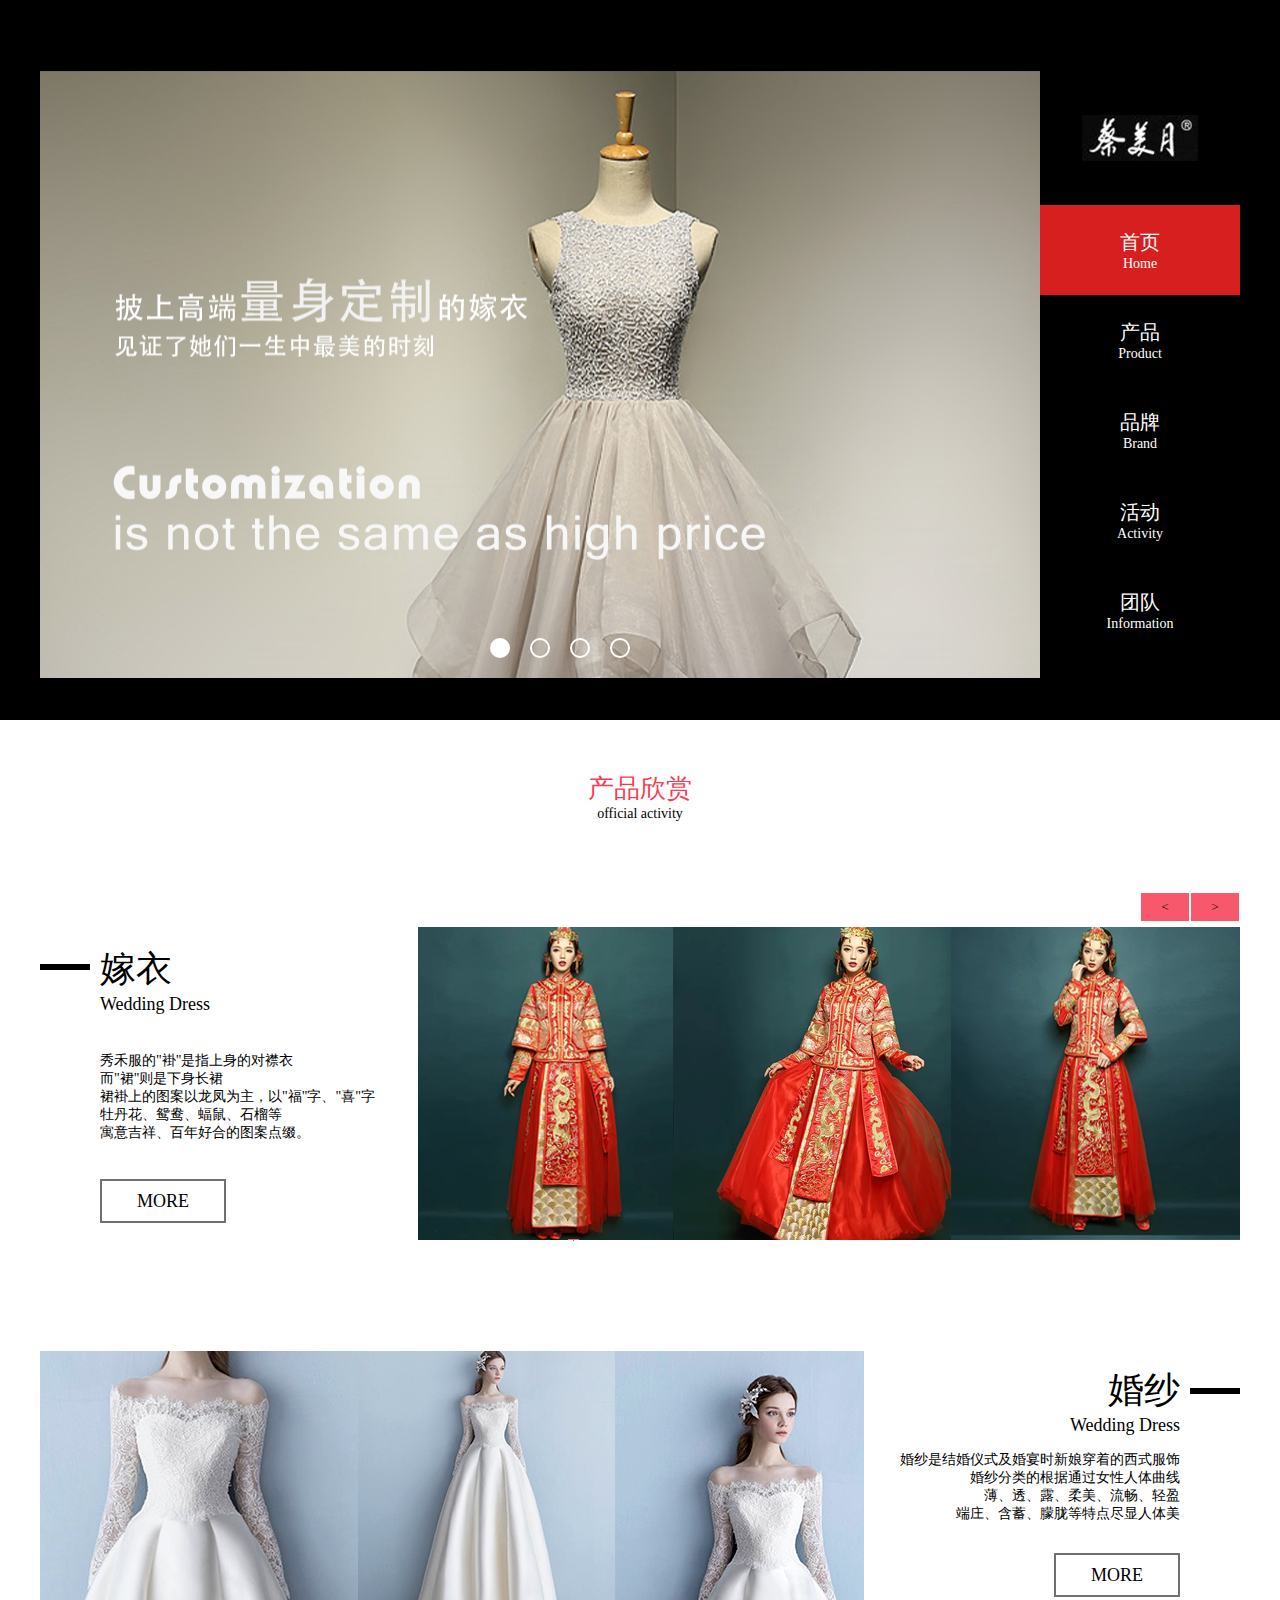
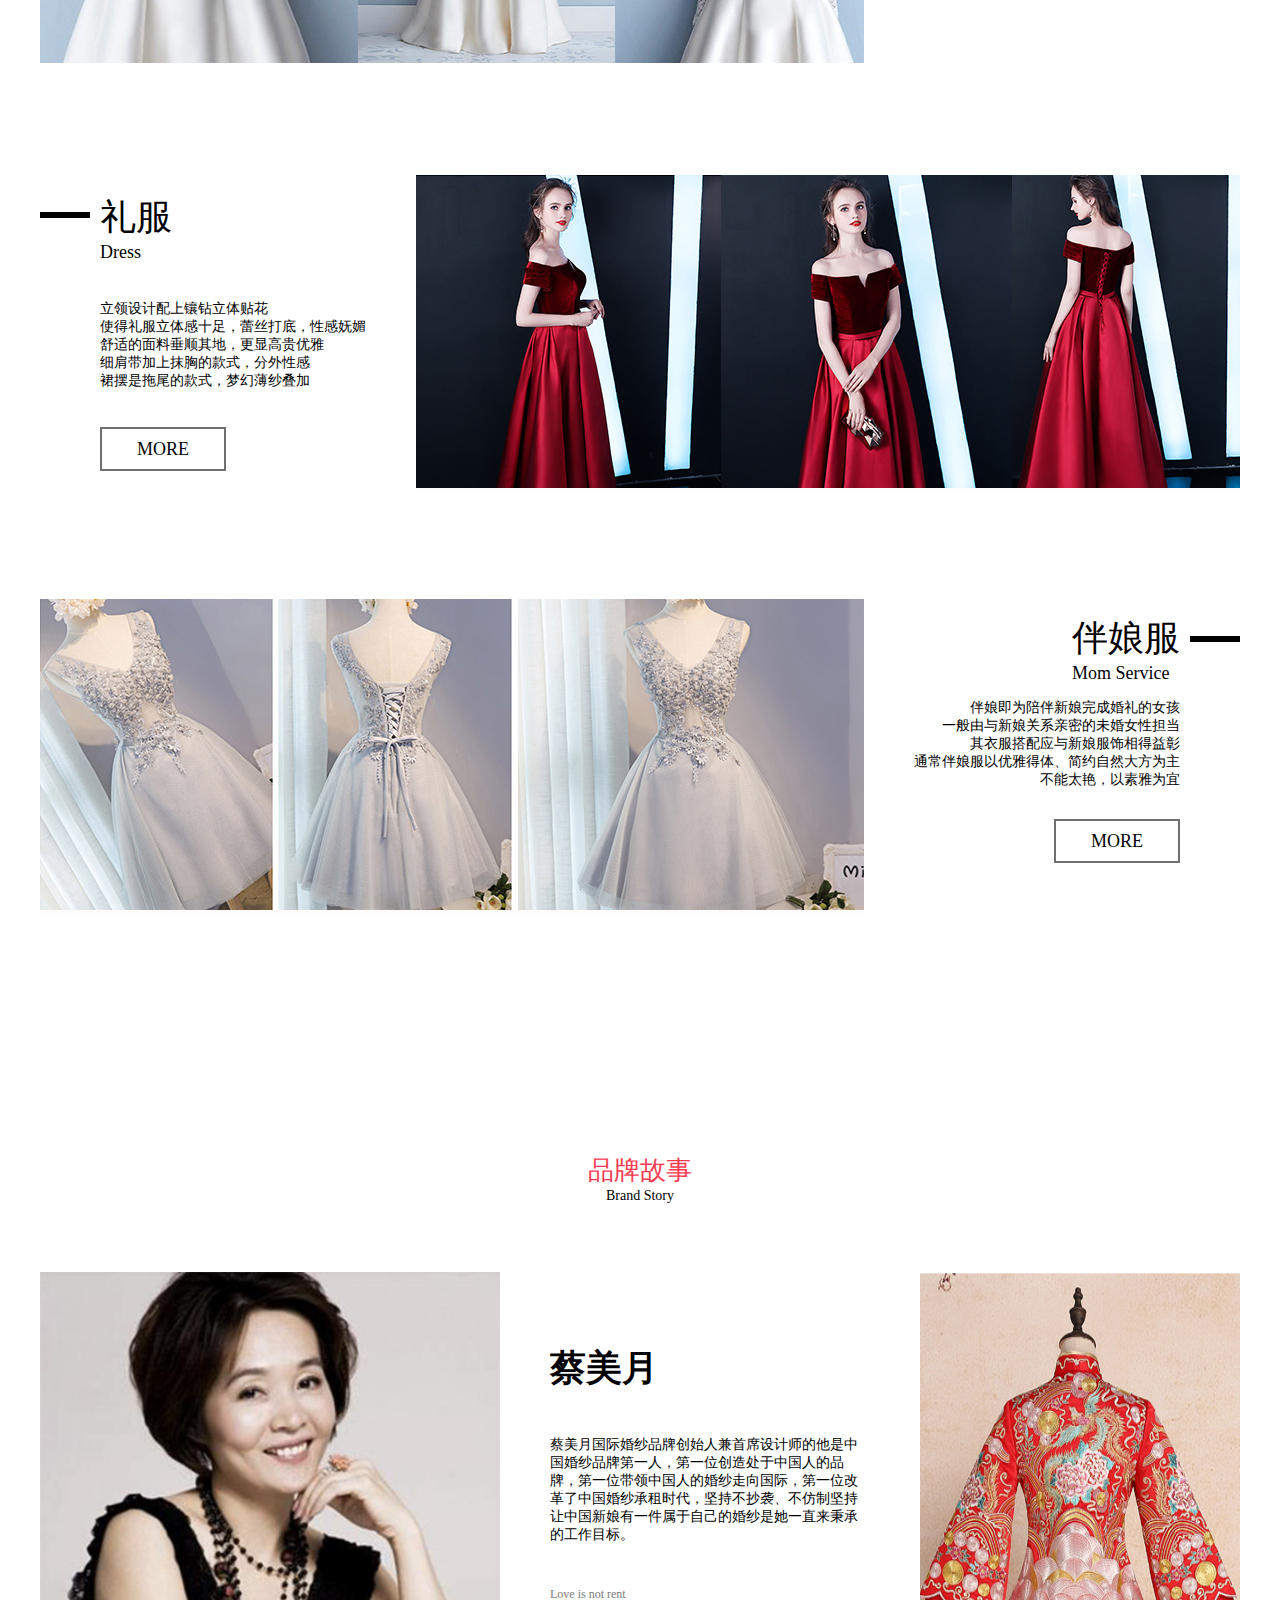
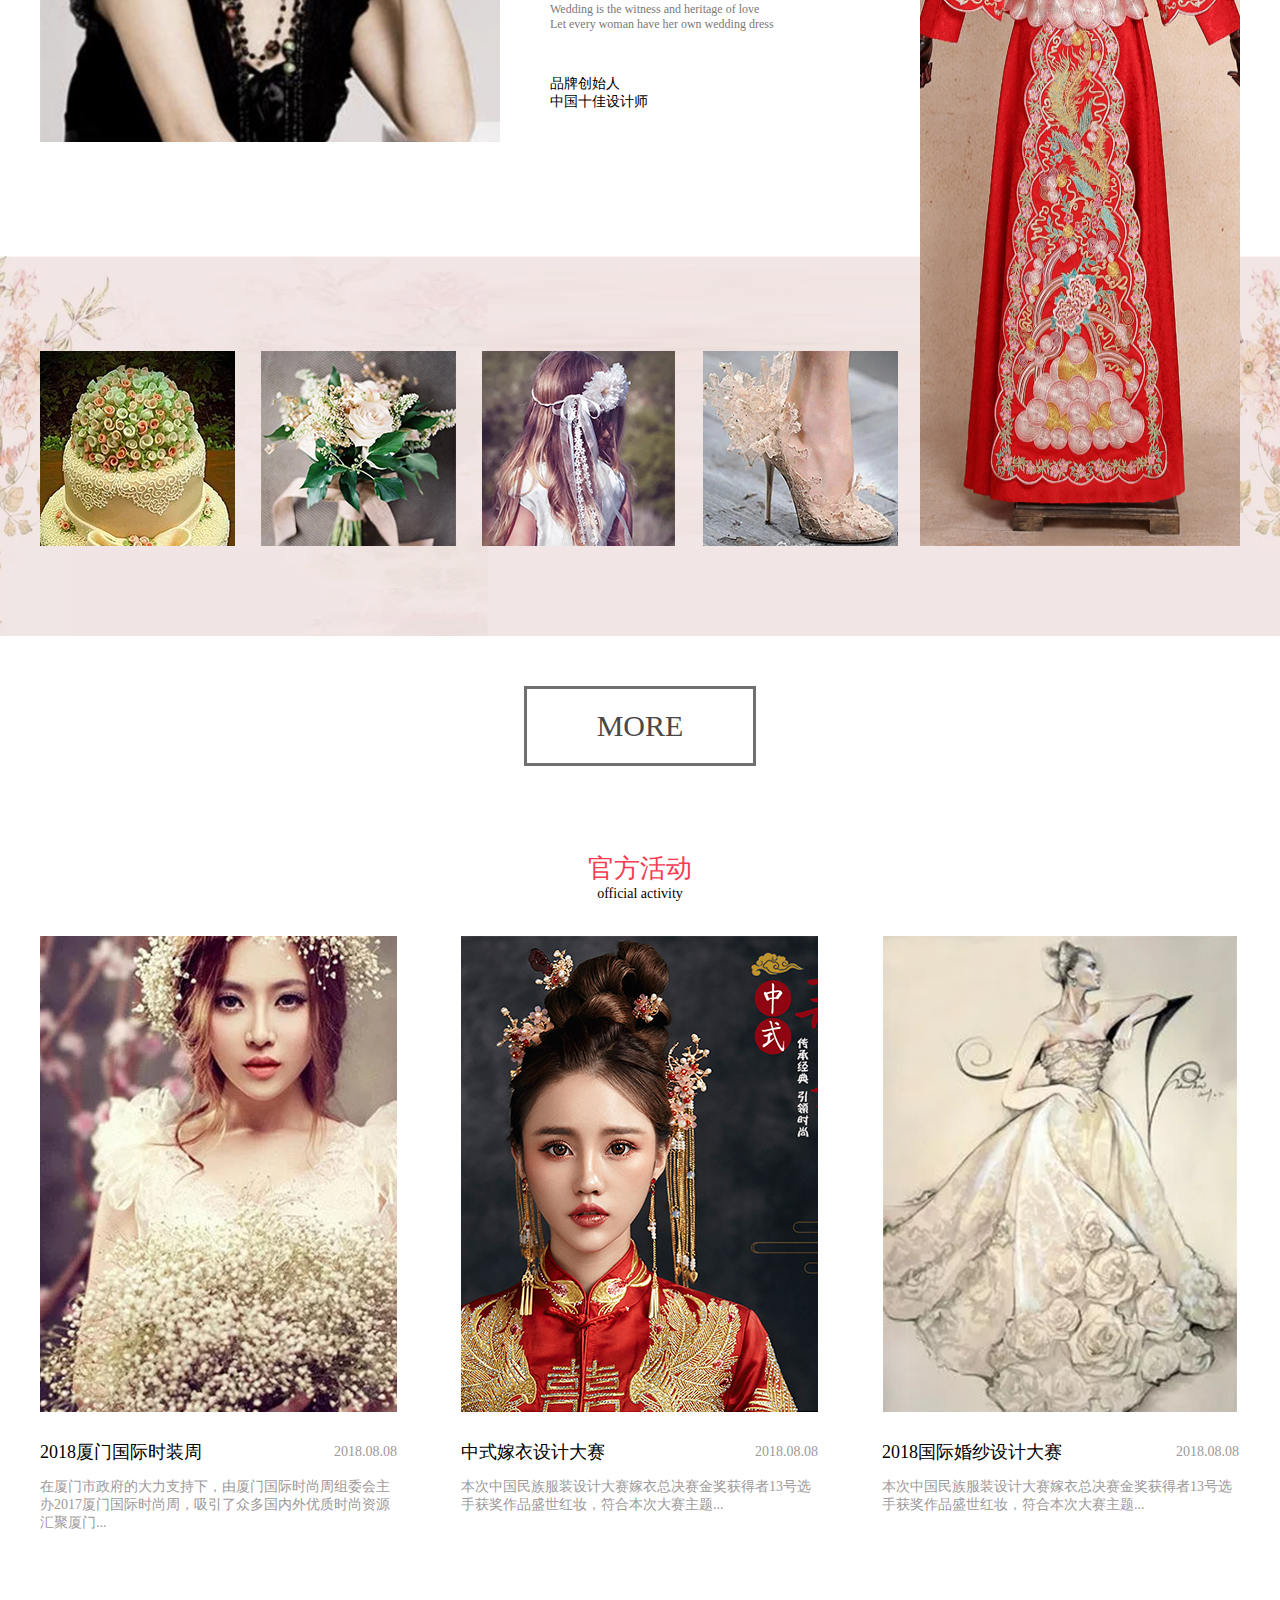
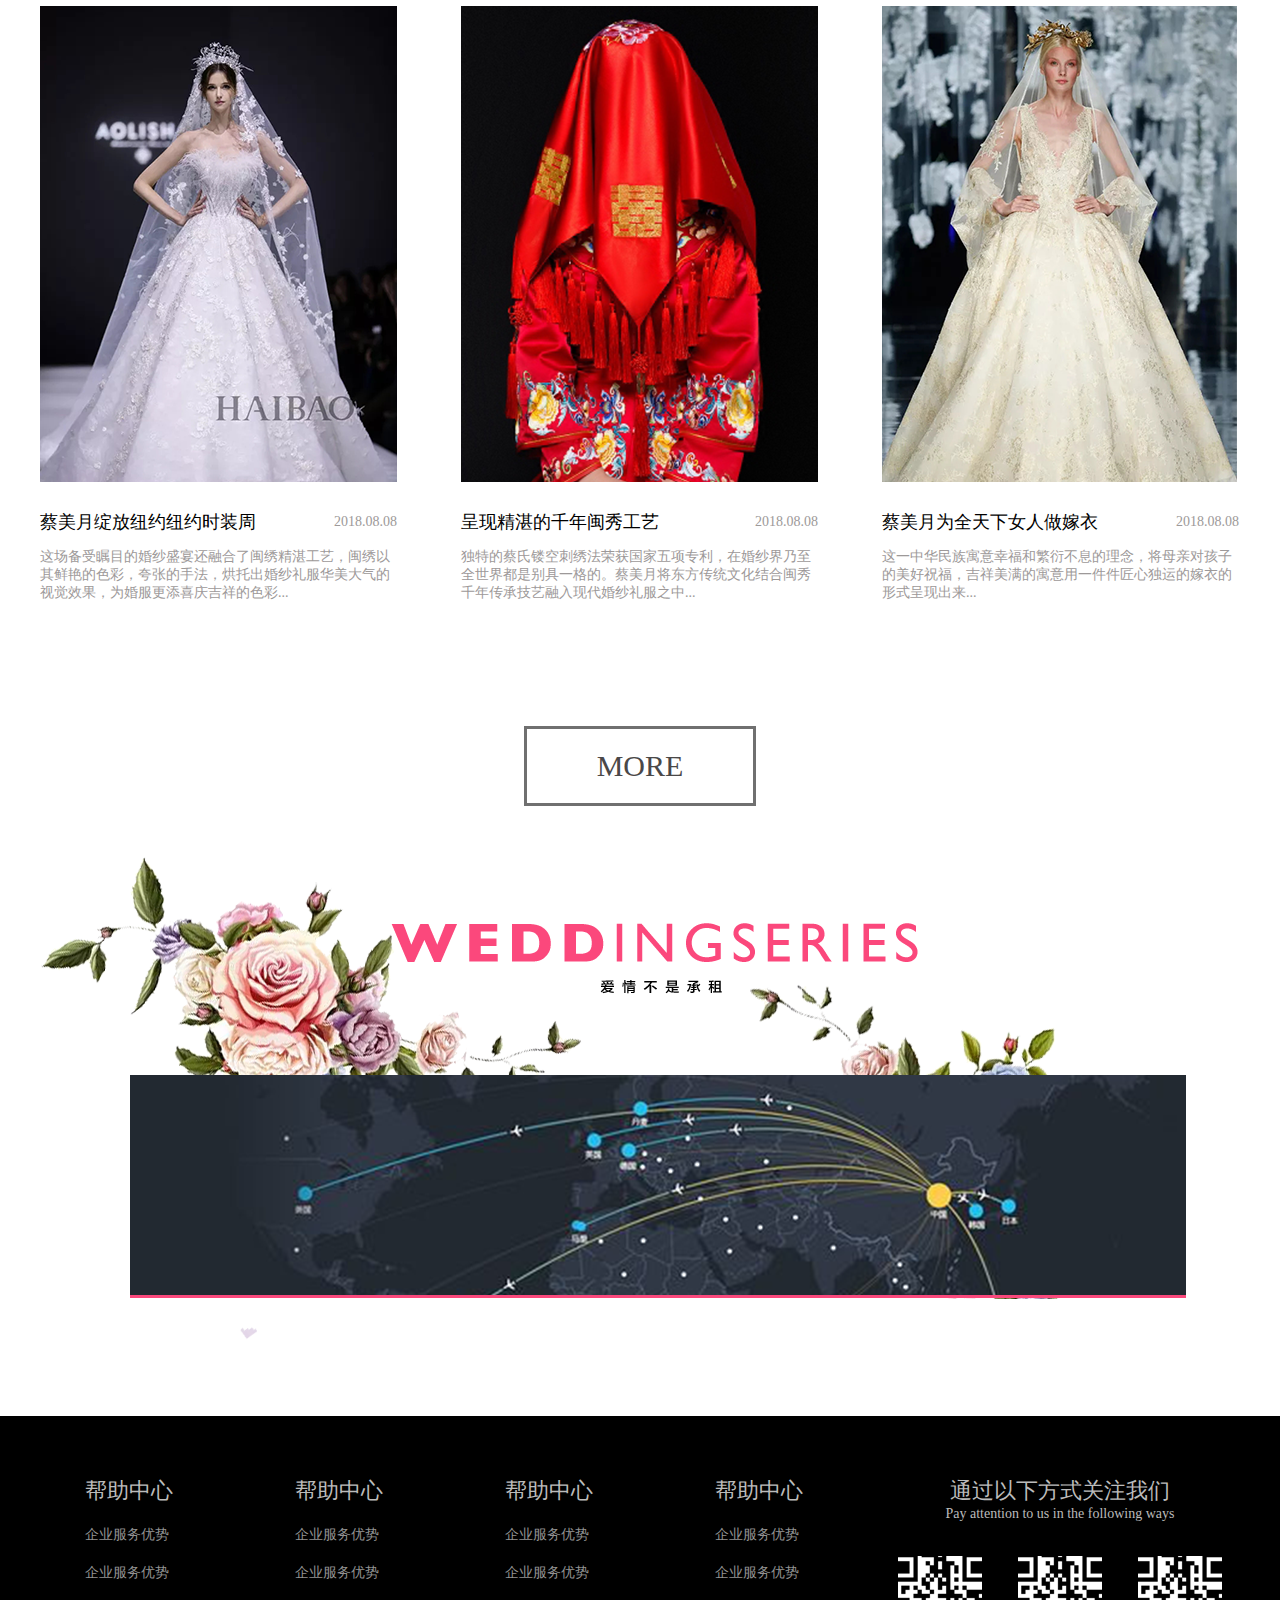
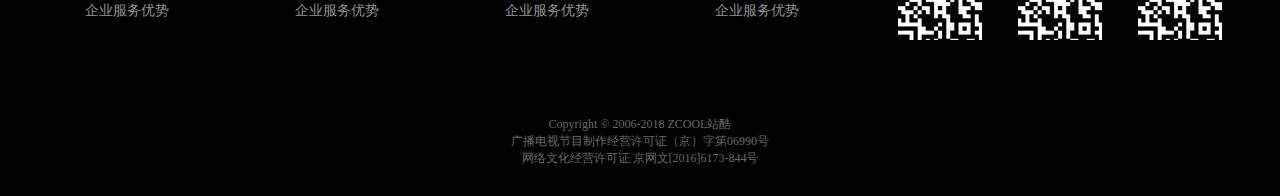
<file: html/index.html>
<!DOCTYPE html>
<html lang="en">
<head>
	<meta charset="UTF-8">
	<title>首页</title>
	<meta name="viewport"
          content="width=device-width, user-scalable=no, initial-scale=1.0, maximum-scale=1.0, minimum-scale=1.0">
    <meta http-equiv="X-UA-Compatible" content="ie=edge">
   	<link rel="stylesheet" href="http://at.alicdn.com/t/font_652264_5ku24h7bc2ivygb9.css">
	<link rel="stylesheet" href="http://at.alicdn.com/t/font_632862_uk1wql4srojhh0k9.css">
    <link rel="stylesheet" href="../css/index.css">
    <script src="../js/rem1.js"></script>
	<script src='../js/animate.js'></script>
	<script src='../js/index.js'></script>

</head>
<body>
	<header>
		<div class="min">
			<div class="left">
				<div class="lunbo lb1"><img src="../img/lunbo.png" alt=""></div>
				<div class="lunbo"><img src="../img/lunbo1.png" alt=""></div>
				<div class="lunbo"><img src="../img/lunbo2.png" alt=""></div>
				<div class="lunbo"><img src="../img/lunbo3.png" alt=""></div>
				<ul class="btn">
					<li class="hot"></li>
					<li></li>
					<li></li>
					<li></li>
				</ul>
				<div class="lbtn"><i class="iconfont icon-fanhui-copy"></i></div>
				<div class="rbtn"><i class="iconfont icon-fanhui"></i></div>
			</div>
			<div class="right">
				<div class="logo"></div>
				<div class="box">
					
					<a href="index.html" class="ok">
						<h1>首页</h1>
						<p>Home</p>
					</a>
					<a href="product.html">
						<h1>产品</h1>
						<p>Product</p>
					</a>
					<a href="brand.html">
						<h1>品牌</h1>
						<p>Brand</p>
					</a>
					<a href="active.html">
						<h1>活动</h1>
						<p>Activity</p>
					</a>
					<a href="zixun.html">
						<h1>团队</h1>
						<p>Information</p>
					</a>
				</div>
			</div>
		</div>
		
	</header>
	<div class="min">
	<!-- 产品展示开始 -->
		<section class="product">
			<div class="box1">
				<h1><i class="iconfont icon-line left"></i>产品欣赏<i class="iconfont icon-line right"></i></h1>
				<p>official activity</p>
			</div>
			<div class="box box2 boxx">
				<div class="heng heng0"></div>
				<div class="left">
					<div class="one">
						<h1>嫁衣</h1>
						<p>Wedding Dress</p>
					</div>
					<div class="two">
						<p>秀禾服的"褂"是指上身的对襟衣<br>
						而"裙"则是下身长裙<br>
						裙褂上的图案以龙凤为主，以"福"字、"喜"字<br>
						牡丹花、鸳鸯、蝠鼠、石榴等<br>
						寓意吉祥、百年好合的图案点缀。
						</p>
					</div>
					<a href="product.html"><div class="three">MORE</div></a>
				</div>
				<div class="bt">
				<button>&lt;</button>
				<button>&gt;</button>
				</div>
				<div class="right">
					<ul class="tu">
						<li><img src="../img/jiayi.png" alt=""></li>
						<li><img src="../img/hunsha.png" alt=""></li>
						<li><img src="../img/jiayi.png" alt=""></li>
						<li><img src="../img/jiayi.png" alt=""></li>
						<li><img src="../img/jiayi.png" alt=""></li>
					</ul>

					<!--<div class="tp">-->
						<!--<ul class="picture">-->

						<!--</ul>-->
					<!--</div>-->

				</div>
			</div>
			<div class="box box3 boxx3">
				<div class="left"><img src="../img/hunsha.png" alt=""></div>
				<div class="right">
					<div class="heng heng1"></div>
					<div class="one">
						<h1>婚纱</h1>
						<p>Wedding Dress</p>
					</div>
					<div class="two">
						<p>婚纱是结婚仪式及婚宴时新娘穿着的西式服饰<br>
							婚纱分类的根据通过女性人体曲线<br>
							薄、透、露、柔美、流畅、轻盈<br>
							端庄、含蓄、朦胧等特点尽显人体美<br>
						</p>
					</div>
					<a href="product.html"><div class="three">MORE</div></a>
				</div>
			</div>
			<div class="box box2 boxx1">
				<div class="left">
					<div class="heng heng2"></div>
					<div class="one">
						<h1>礼服</h1>
						<p>Dress</p>
					</div>
					<div class="two">
						<p>立领设计配上镶钻立体贴花<br>
							使得礼服立体感十足，蕾丝打底，性感妩媚<br>
							舒适的面料垂顺其地，更显高贵优雅<br>
							细肩带加上抹胸的款式，分外性感<br>
							裙摆是拖尾的款式，梦幻薄纱叠加<br>
						</p>
					</div>
					<a href="product.html"><div class="three">MORE</div></a>
				</div>
				<div class="right"><img src="../img/lifu.png" alt=""></div>
			</div>
			<div class="box box3 boxx4">
				<div class="left"><img src="../img/banniang.png" alt=""></div>
				<div class="right">
					<div class="heng heng3"></div>
					<div class="one">
						<h1>伴娘服</h1>
						<p>Mom Service</p>
					</div>
					<div class="two">
						<p>伴娘即为陪伴新娘完成婚礼的女孩<br>
							一般由与新娘关系亲密的未婚女性担当<br>
							其衣服搭配应与新娘服饰相得益彰<br>
							通常伴娘服以优雅得体、简约自然大方为主<br>
							不能太艳，以素雅为宜<br>
						</p>
					</div>
					<a href="product.html"><div class="three">MORE</div></a>
				</div>
			</div>
		</section>
		<!-- 产品展示结束 -->
		<!-- 品牌故事开始 -->
		<section class="story">
			<div class="box1">
				<h1><i class="iconfont icon-line left"></i>品牌故事<i class="iconfont icon-line right"></i></h1>
				<p>Brand  Story</p>
			</div>
			<div class="box2"></div>
			<div class="box3">
				<div class="name">蔡美月</div>
				<p class="say">蔡美月国际婚纱品牌创始人兼首席设计师的他是中国婚纱品牌第一人，第一位创造处于中国人的品牌，第一位带领中国人的婚纱走向国际，第一位改革了中国婚纱承租时代，坚持不抄袭、不仿制坚持让中国新娘有一件属于自己的婚纱是她一直来秉承的工作目标。</p>
				<p class="ying">Love is not rent <br> Wedding is the witness and heritage of love<br>Let every woman have her own wedding dress</p>
				<div class="jiang">
					<p class="one">品牌创始人</p>
					<p class="two">中国十佳设计师</p>
				</div>
			</div>
			<div class="box4"><img src="../img/hong.png" alt=""></div>
			<div class="box5">
				<div class="bo"><img src="../img/maozi.png" alt=""></div>
				<div class="bo"><img src="../img/xianhua.png" alt=""></div>
				<div class="bo"><img src="../img/toushi.png" alt=""></div>
				<div class="bo"><img src="../img/xie.png" alt=""></div>
			</div>
		</section>
		<!-- 品牌故事结束 -->
	</div>
	<div class="beijing"></div>
	<a href="brand.html"><div class="more">MORE</div></a>
	<div class="min">
		<!--  官方活动开始-->
		<section class="active">
			<div class="top">
				<h1><i class="iconfont icon-line left"></i>官方活动<i class="iconfont icon-line right"></i></h1>
				<p>official activity</p>
			</div>
			<div class="bottom">
				<div class="box ">
					<div class="picture"><img src="../img/one.png" alt=""></div>
					<div class="text">
						<div class="shang">
							<h1>2018厦门国际时装周</h1>
							<p>2018.08.08 </p>
						</div>
						<a href="active.html">
							<p class="xia">在厦门市政府的大力支持下，由厦门国际时尚周组委会主办2017厦门国际时尚周，吸引了众多国内外优质时尚资源汇聚厦门...
							</p>
						</a>
					</div>
				</div>
				<div class="box">
					<div class="picture"><img src="../img/two.png" alt=""></div>
					<div class="text">
						<div class="shang">
							<h1>中式嫁衣设计大赛</h1>
							<p>2018.08.08 </p>
						</div>
						<a href="active.html">
							<p class="xia">本次中国民族服装设计大赛嫁衣总决赛金奖获得者13号选手获奖作品盛世红妆，符合本次大赛主题...
							</p>
						</a>
					</div>
				</div>
				<div class="box">
					<div class="picture"><img src="../img/three.png" alt=""></div>
					<div class="text">
						<div class="shang">
							<h1>2018国际婚纱设计大赛</h1>
							<p>2018.08.08 </p>
						</div>
						<a href="active.html">
							<p class="xia">本次中国民族服装设计大赛嫁衣总决赛金奖获得者13号选手获奖作品盛世红妆，符合本次大赛主题...
							</p>
						</a>
					</div>
				</div>
				<div class="box">
					<div class="picture"><img src="../img/four.png" alt=""></div>
					<div class="text">
						<div class="shang">
							<h1>蔡美月绽放纽约纽约时装周</h1>
							<p>2018.08.08 </p>
						</div>
						<a href="active.html">
							<p class="xia">这场备受瞩目的婚纱盛宴还融合了闽绣精湛工艺，闽绣以其鲜艳的色彩，夸张的手法，烘托出婚纱礼服华美大气的视觉效果，为婚服更添喜庆吉祥的色彩...
							</p>
						</a>
					</div>
				</div>
				<div class="box">
					<div class="picture"><img src="../img/five.png" alt=""></div>
					<div class="text">
						<div class="shang">
							<h1>呈现精湛的千年闽秀工艺</h1>
							<p>2018.08.08 </p>
						</div>
						<a href="active.html">
							<p class="xia">独特的蔡氏镂空刺绣法荣获国家五项专利，在婚纱界乃至全世界都是别具一格的。蔡美月将东方传统文化结合闽秀千年传承技艺融入现代婚纱礼服之中...
							</p>
						</a>
					</div>
				</div>
				<div class="box">
					<div class="picture"><img src="../img/six.png" alt=""></div>
					<div class="text">
						<div class="shang">
							<h1>蔡美月为全天下女人做嫁衣</h1>
							<p>2018.08.08 </p>
						</div>
						<a href="active.html">
							<p class="xia">这一中华民族寓意幸福和繁衍不息的理念，将母亲对孩子的美好祝福，吉祥美满的寓意用一件件匠心独运的嫁衣的形式呈现出来...
							</p>
						</a>
					</div>
				</div>
			</div>
		</section>
		<!-- 官方活动结束 -->
		<a href="active.html"><div class="more more2">MORE</div></a>
		<div class="tu"><img src="../img/product/hua.png" alt=""></div>
	</div>
	<section class="tap">

		<div class="min">
			<div class="top">
				<div class="lie">
					<ul>
						<a href=""><li class="one">帮助中心</li></a>
						<a href=""><li>企业服务优势</li></a>
						<a href=""><li>企业服务优势</li></a>
						<a href=""><li>企业服务优势</li></a>
					</ul>
					<ul>
						<a href=""><li class="one">帮助中心</li></a>
						<a href=""><li>企业服务优势</li></a>
						<a href=""><li>企业服务优势</li></a>
						<a href=""><li>企业服务优势</li></a>
					</ul>
					<ul>
						<a href=""><li class="one">帮助中心</li></a>
						<a href=""><li>企业服务优势</li></a>
						<a href=""><li>企业服务优势</li></a>
						<a href=""><li>企业服务优势</li></a>
					</ul>
					<ul>
						<a href=""><li class="one">帮助中心</li></a>
						<a href=""><li>企业服务优势</li></a>
						<a href=""><li>企业服务优势</li></a>
						<a href=""><li>企业服务优势</li></a>
					</ul>
				</div>

				<div class="adress">
					<div class="way">
						<h1>通过以下方式关注我们</h1>
						<p>Pay attention to us in the following ways</p>
					</div>
					<div class="ma">
						<img src="../img/erweima.png" alt="">
						<img src="../img/erweima.png" alt="">
						<img src="../img/erweima.png" alt="">
					</div>
				</div>
			</div>
			<div class="bottom">
				<p>Copyright © 2006-2018 ZCOOL站酷<br>
					广播电视节目制作经营许可证（京）字第06990号<br>
					网络文化经营许可证 京网文[2016]6173-844号 
				</p>
			</div>
		</div>
	</section>
</body>
</html>
</file>
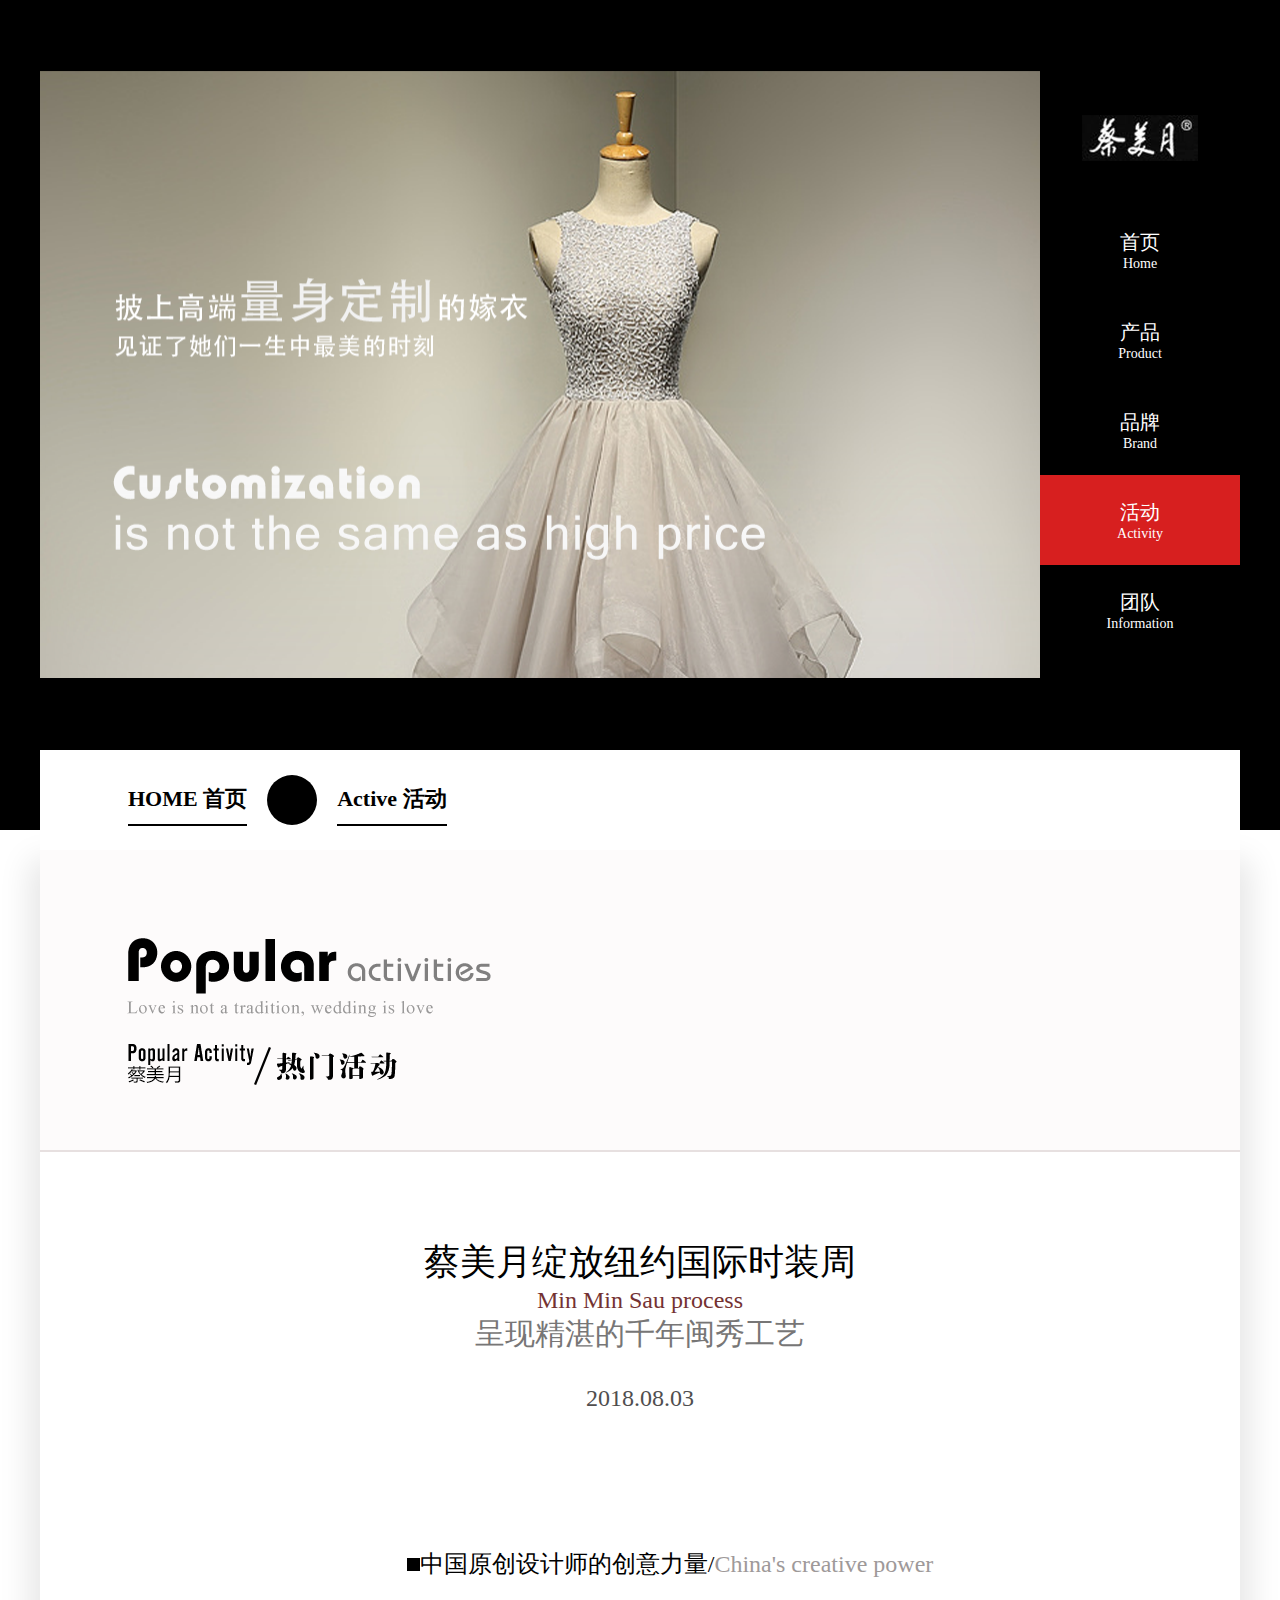
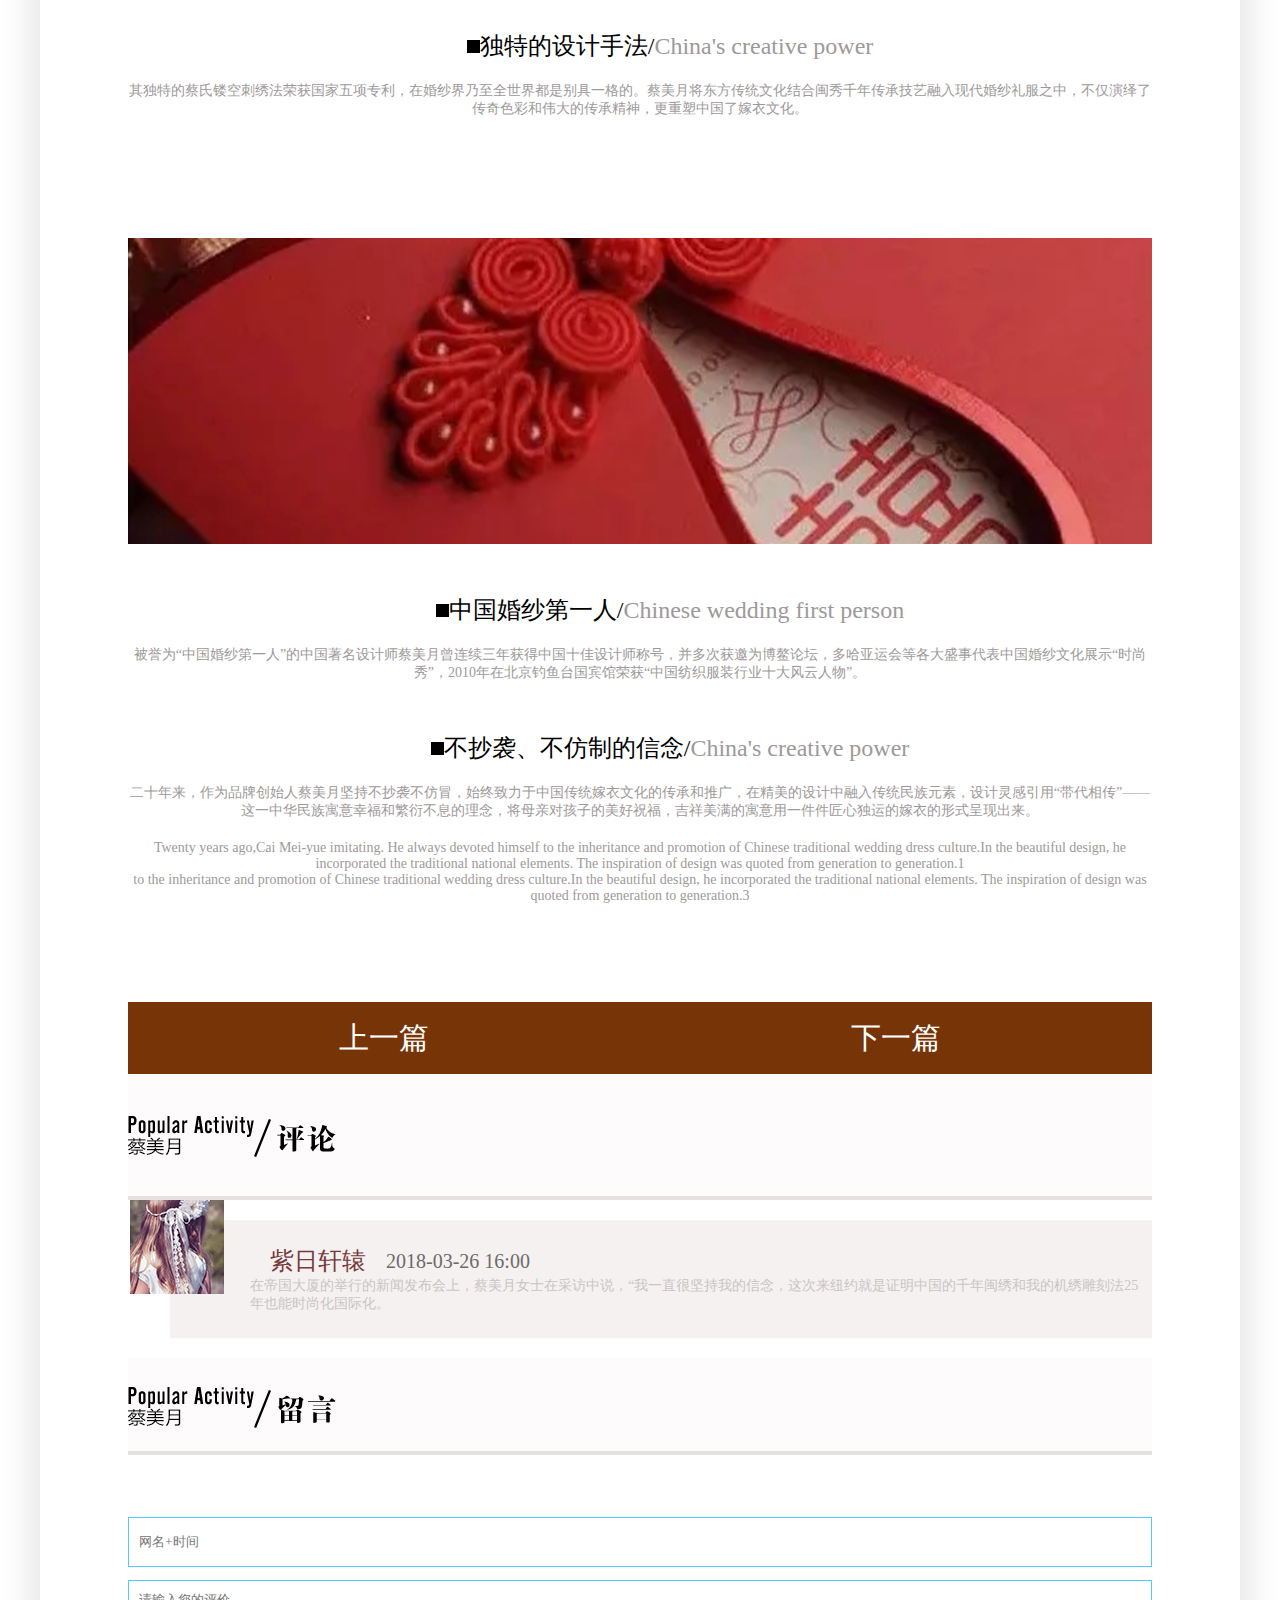
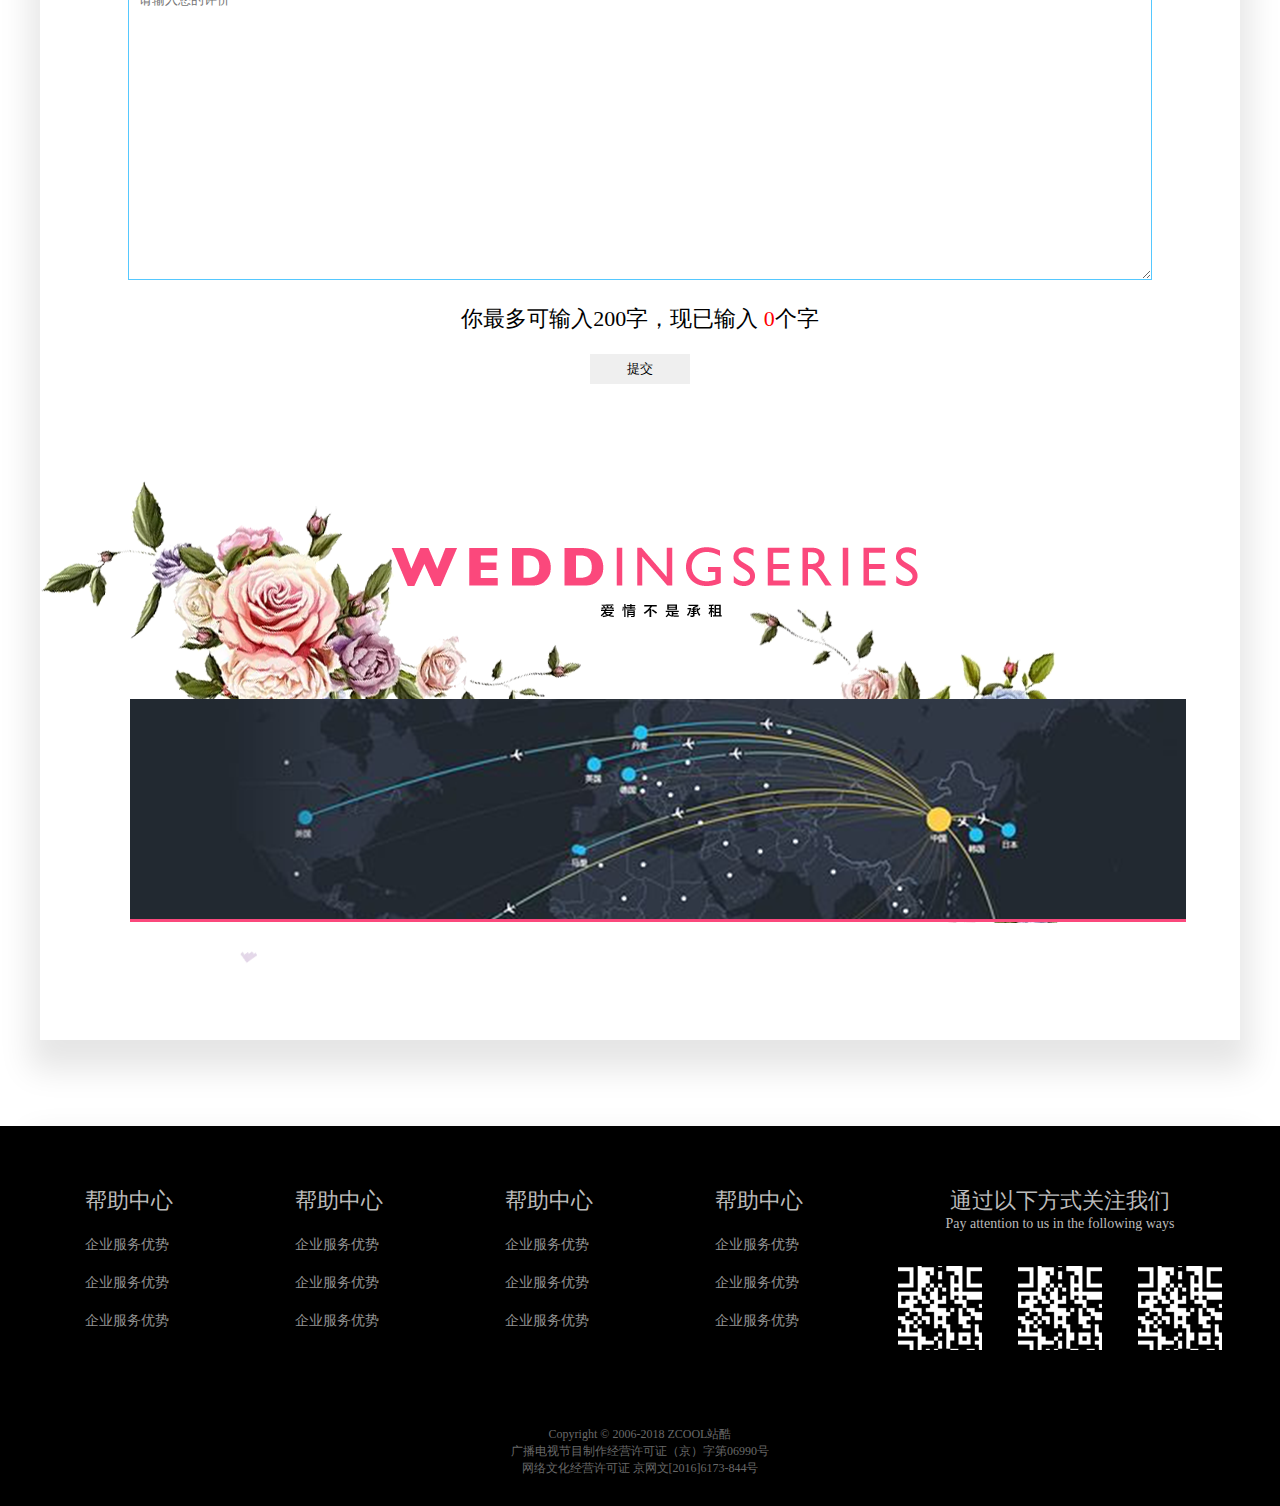
<file: html/active.html>
<!DOCTYPE html>
<html lang="en">
<head>
	<meta charset="UTF-8">
	<title>活动</title>
	<meta name="viewport"
          content="width=device-width, user-scalable=no, initial-scale=1.0, maximum-scale=1.0, minimum-scale=1.0">
    <meta http-equiv="X-UA-Compatible" content="ie=edge">
   	<link rel="stylesheet" href="http://at.alicdn.com/t/font_652264_opn5ak6h0pet57b9.css">
   	<link rel="stylesheet" href="http://at.alicdn.com/t/font_649033_39jmzmya4lk57b9.css">
    <link rel="stylesheet" href="../css/active.css">
    <script src="../js/rem1.js"></script>
    <script src="../js/product.js"></script>
	<script src="../js/active.js"></script>
</head>
<body>
	<header>
		<div class="in">
			<div class="left">
				<div class="lunbo"><img src="../img/product/lunbo1.png" alt=""></div>
				<div class="lunbo"><img src="../img/product/lunbo2.png" alt=""></div>
				<div class="lunbo"><img src="../img/product/lunbo3.png" alt=""></div>
				<div class="lunbo"><img src="../img/product/lunbo4.png" alt=""></div>
			</div>
			<div class="right">
				<div class="logo"></div>
				<div class="box">
					
					<a href="index.html" >
						<h1>首页</h1>
						<p>Home</p>
					</a>
					<a href="product.html">
						<h1>产品</h1>
						<p>Product</p>
					</a>
					<a href="brand.html">
						<h1>品牌</h1>
						<p>Brand</p>
					</a>
					<a href="active.html" class="ok">
						<h1>活动</h1>
						<p>Activity</p>
					</a>
					<a href="zixun.html">
						<h1>团队</h1>
						<p>Information</p>
					</a>
				</div>
			</div>
		</div>
		
	</header>
	<!-- 导航列表 -->
	<div class="nav">
		<div><a href="index.html">HOME 首页</a></div>
		<i class="iconfont icon-youshuangjiantou"></i>
		<div><a href="active.html">Active 活动</a></div>
	</div>
	<!-- 导航列表结束 -->
	<div class="min">
		<div class="one"></div>
		<div class="mi">
			<div class="text">
				<div class="txt" style="z-index: 10">
					<div class="two">
						<p>蔡美月绽放纽约国际时装周</p>
						<p>Min Min Sau process</p>
						<p>呈现精湛的千年闽秀工艺</p>
						<p>2018.08.03</p>
					</div>
					<div class="three">
						<div class="shang">
							<div class="box1"></div>
							<div class="box2">中国原创设计师的创意力量</div>
							<span>/</span>
							<div class="box3">China's creative power</div>
						</div>
						<div class="xia">
							<div class="biao">
								<div class="box1"></div>
								<div class="box2">独特的设计手法</div>
								<span>/</span>
								<div class="box3">China's creative power</div>
							</div>
							<p>其独特的蔡氏镂空刺绣法荣获国家五项专利，在婚纱界乃至全世界都是别具一格的。蔡美月将东方传统文化结合闽秀千年传承技艺融入现代婚纱礼服之中，不仅演绎了传奇色彩和伟大的传承精神，更重塑中国了嫁衣文化。</p>
						</div>

					</div>
					<div class="picture"></div>
					<div class="xia">
							<div class="biao">
								<div class="box1"></div>
								<div class="box2">中国婚纱第一人 </div>
								<span>/</span>
								<div class="box3">Chinese wedding first person</div>
							</div>
							<p>被誉为“中国婚纱第一人”的中国著名设计师蔡美月曾连续三年获得中国十佳设计师称号，并多次获邀为博鳌论坛，多哈亚运会等各大盛事代表中国婚纱文化展示“时尚秀”，2010年在北京钓鱼台国宾馆荣获“中国纺织服装行业十大风云人物”。</p>
					</div>
					<div class="xia">
							<div class="biao">
								<div class="box1"></div>
								<div class="box2">不抄袭、不仿制的信念</div>
								<span>/</span>
								<div class="box3">China's creative power</div>
							</div>
							<p>二十年来，作为品牌创始人蔡美月坚持不抄袭不仿冒，始终致力于中国传统嫁衣文化的传承和推广，在精美的设计中融入传统民族元素，设计灵感引用“带代相传”——这一中华民族寓意幸福和繁衍不息的理念，将母亲对孩子的美好祝福，吉祥美满的寓意用一件件匠心独运的嫁衣的形式呈现出来。</p>
					</div>
					<div class="four">
						<p>Twenty years ago,Cai Mei-yue imitating. He always devoted himself to the inheritance and promotion of Chinese traditional wedding dress culture.In the beautiful design, he incorporated the traditional national elements. The inspiration of design was quoted from generation to generation.1</p>
					</div>
				</div>
				<div class="txt">
					<div class="two">
						<p>中式嫁衣设计大赛</p>
						<p>Min Min Sau process</p>
						<p>呈现精湛的千年闽秀工艺</p>
						<p>2018.08.03</p>
					</div>
					<div class="three">
						<div class="shang">
							<div class="box1"></div>
							<div class="box2">中国原创设计师的创意力量</div>
							<span>/</span>
							<div class="box3">China's creative power</div>
						</div>
						<div class="xia">
							<div class="biao">
								<div class="box1"></div>
								<div class="box2">独特的设计手法</div>
								<span>/</span>
								<div class="box3">China's creative power</div>
							</div>
							<p>其独特的蔡氏镂空刺绣法荣获国家五项专利，在婚纱界乃至全世界都是别具一格的。蔡美月将东方传统文化结合闽秀千年传承技艺融入现代婚纱礼服之中，不仅演绎了传奇色彩和伟大的传承精神，更重塑中国了嫁衣文化。</p>
						</div>

					</div>
					<div class="picture"></div>
					<div class="xia">
						<div class="biao">
							<div class="box1"></div>
							<div class="box2">中国婚纱第一人 </div>
							<span>/</span>
							<div class="box3">Chinese wedding first person</div>
						</div>
						<p>被誉为“中国婚纱第一人”的中国著名设计师蔡美月曾连续三年获得中国十佳设计师称号，并多次获邀为博鳌论坛，多哈亚运会等各大盛事代表中国婚纱文化展示“时尚秀”，2010年在北京钓鱼台国宾馆荣获“中国纺织服装行业十大风云人物”。</p>
					</div>
					<div class="xia">
						<div class="biao">
							<div class="box1"></div>
							<div class="box2">不抄袭、不仿制的信念</div>
							<span>/</span>
							<div class="box3">China's creative power</div>
						</div>
						<p>二十年来，作为品牌创始人蔡美月坚持不抄袭不仿冒，始终致力于中国传统嫁衣文化的传承和推广，在精美的设计中融入传统民族元素，设计灵感引用“带代相传”——这一中华民族寓意幸福和繁衍不息的理念，将母亲对孩子的美好祝福，吉祥美满的寓意用一件件匠心独运的嫁衣的形式呈现出来。</p>
					</div>
					<div class="four">
						<p>3Twenty years ago,insisted on not copying and not,insisted on not copying and not, as the founder of the brand, Cai Mei-yue insisted on not copying and not imitating. He always devoted himself to the inheritance and promotion of Chinese traditional wedding dress culture.In the beautiful design, he incorporated the traditional national elements. The inspiration of design was quoted from generation to generation.</p>
					</div>
				</div>
				<div class="txt">
					<div class="two">
						<p>蔡美月为全天下女人做嫁衣
						</p>
						<p>Min Min Sau process</p>
						<p>呈现精湛的千年闽秀工艺</p>
						<p>2018.08.03</p>
					</div>
					<div class="three">
						<div class="shang">
							<div class="box1"></div>
							<div class="box2">中国原创设计师的创意力量</div>
							<span>/</span>
							<div class="box3">China's creative power</div>
						</div>
						<div class="xia">
							<div class="biao">
								<div class="box1"></div>
								<div class="box2">独特的设计手法</div>
								<span>/</span>
								<div class="box3">China's creative power</div>
							</div>
							<p>其独特的蔡氏镂空刺绣法荣获国家五项专利，在婚纱界乃至全世界都是别具一格的。蔡美月将东方传统文化结合闽秀千年传承技艺融入现代婚纱礼服之中，不仅演绎了传奇色彩和伟大的传承精神，更重塑中国了嫁衣文化。</p>
						</div>

					</div>
					<div class="picture"></div>
					<div class="xia">
						<div class="biao">
							<div class="box1"></div>
							<div class="box2">中国婚纱第一人 </div>
							<span>/</span>
							<div class="box3">Chinese wedding first person</div>
						</div>
						<p>被誉为“中国婚纱第一人”的中国著名设计师蔡美月曾连续三年获得中国十佳设计师称号，并多次获邀为博鳌论坛，多哈亚运会等各大盛事代表中国婚纱文化展示“时尚秀”，2010年在北京钓鱼台国宾馆荣获“中国纺织服装行业十大风云人物”。</p>
					</div>
					<div class="xia">
						<div class="biao">
							<div class="box1"></div>
							<div class="box2">不抄袭、不仿制的信念</div>
							<span>/</span>
							<div class="box3">China's creative power</div>
						</div>
						<p>二十年来，作为品牌创始人蔡美月坚持不抄袭不仿冒，始终致力于中国传统嫁衣文化的传承和推广，在精美的设计中融入传统民族元素，设计灵感引用“带代相传”——这一中华民族寓意幸福和繁衍不息的理念，将母亲对孩子的美好祝福，吉祥美满的寓意用一件件匠心独运的嫁衣的形式呈现出来。</p>
					</div>
					<div class="four">
						<p>Twenty years ago, as the founder of the brand, Twenty years ago, as the founder of the brand,Twenty years ago, as the founder of the brand,Twenty years ago, as the founder of the brand,Twenty years ago, as the founder of the brand,Twenty years ago, as the founder of the brand,Cai Mei-yue insisted on not copying and not imitating. He always devoted himself to the inheritance and promotion of Chinese traditional wedding dress culture.In the beautiful design, he incorporated the traditional national elements. The inspiration of design was quoted from generation to generation.3</p>
					</div>
				</div>
			</div>
			<div class="but">
				<a class="left" href="javascript:;"><i class="iconfont icon-zuojiantou-up1"></i>上一篇</a>
				<a class="right" href="javascript:;">下一篇<i class="iconfont icon-zuojiantou-up-copy"></i></a>
			</div>
			<div class="saytu"></div>
			<div class="say">
				<div class="box">
					<div class="top">
						<i class="iconfont icon-laba"></i>
						<h1>紫日轩辕</h1>
						<p>2018-03-26 16:00</p>
					</div>
					<div class="bottom">
						<p>在帝国大厦的举行的新闻发布会上，蔡美月女士在采访中说，“我一直很坚持我的信念，这次来纽约就是证明中国的千年闽绣和我的机绣雕刻法25年也能时尚化国际化。</p>
					</div>
					<div class="tou"></div>
				</div>
			</div>
			<div class="liu"></div>
			<div class="message">
				<input type="text" maxlength="20" placeholder="网名+时间">
				<textarea maxlength="200" placeholder="请输入您的评价"></textarea>
				<div class="info" >你最多可输入200字，现已输入 <span>0</span>个字</div>
				<button class="btn">提交</button>
				<div></div>
			</div>
		</div>
		<div class="tu"><img src="../img/product/hua.png" alt=""></div>
	</div>

	
	<!-- tap售后开始 -->

	<section class="tap">

		<div class="min">
			<div class="top">
				<div class="lie">
					<ul>
						<a href=""><li class="oe">帮助中心</li></a>
						<a href=""><li>企业服务优势</li></a>
						<a href=""><li>企业服务优势</li></a>
						<a href=""><li>企业服务优势</li></a>
					</ul>
					<ul>
						<a href=""><li class="oe">帮助中心</li></a>
						<a href=""><li>企业服务优势</li></a>
						<a href=""><li>企业服务优势</li></a>
						<a href=""><li>企业服务优势</li></a>
					</ul>
					<ul>
						<a href=""><li class="oe">帮助中心</li></a>
						<a href=""><li>企业服务优势</li></a>
						<a href=""><li>企业服务优势</li></a>
						<a href=""><li>企业服务优势</li></a>
					</ul>
					<ul>
						<a href=""><li class="oe">帮助中心</li></a>
						<a href=""><li>企业服务优势</li></a>
						<a href=""><li>企业服务优势</li></a>
						<a href=""><li>企业服务优势</li></a>
					</ul>
				</div>

				<div class="adress">
					<div class="way">
						<h1>通过以下方式关注我们</h1>
						<p>Pay attention to us in the following ways</p>
					</div>
					<div class="ma">
						<img src="../img/erweima.png" alt="">
						<img src="../img/erweima.png" alt="">
						<img src="../img/erweima.png" alt="">
					</div>
				</div>
			</div>
			<div class="bottom">
				<p>Copyright © 2006-2018 ZCOOL站酷<br>
					广播电视节目制作经营许可证（京）字第06990号<br>
					网络文化经营许可证 京网文[2016]6173-844号 
				</p>
			</div>
		</div>
	</section>		
</body>
</html>
</file>
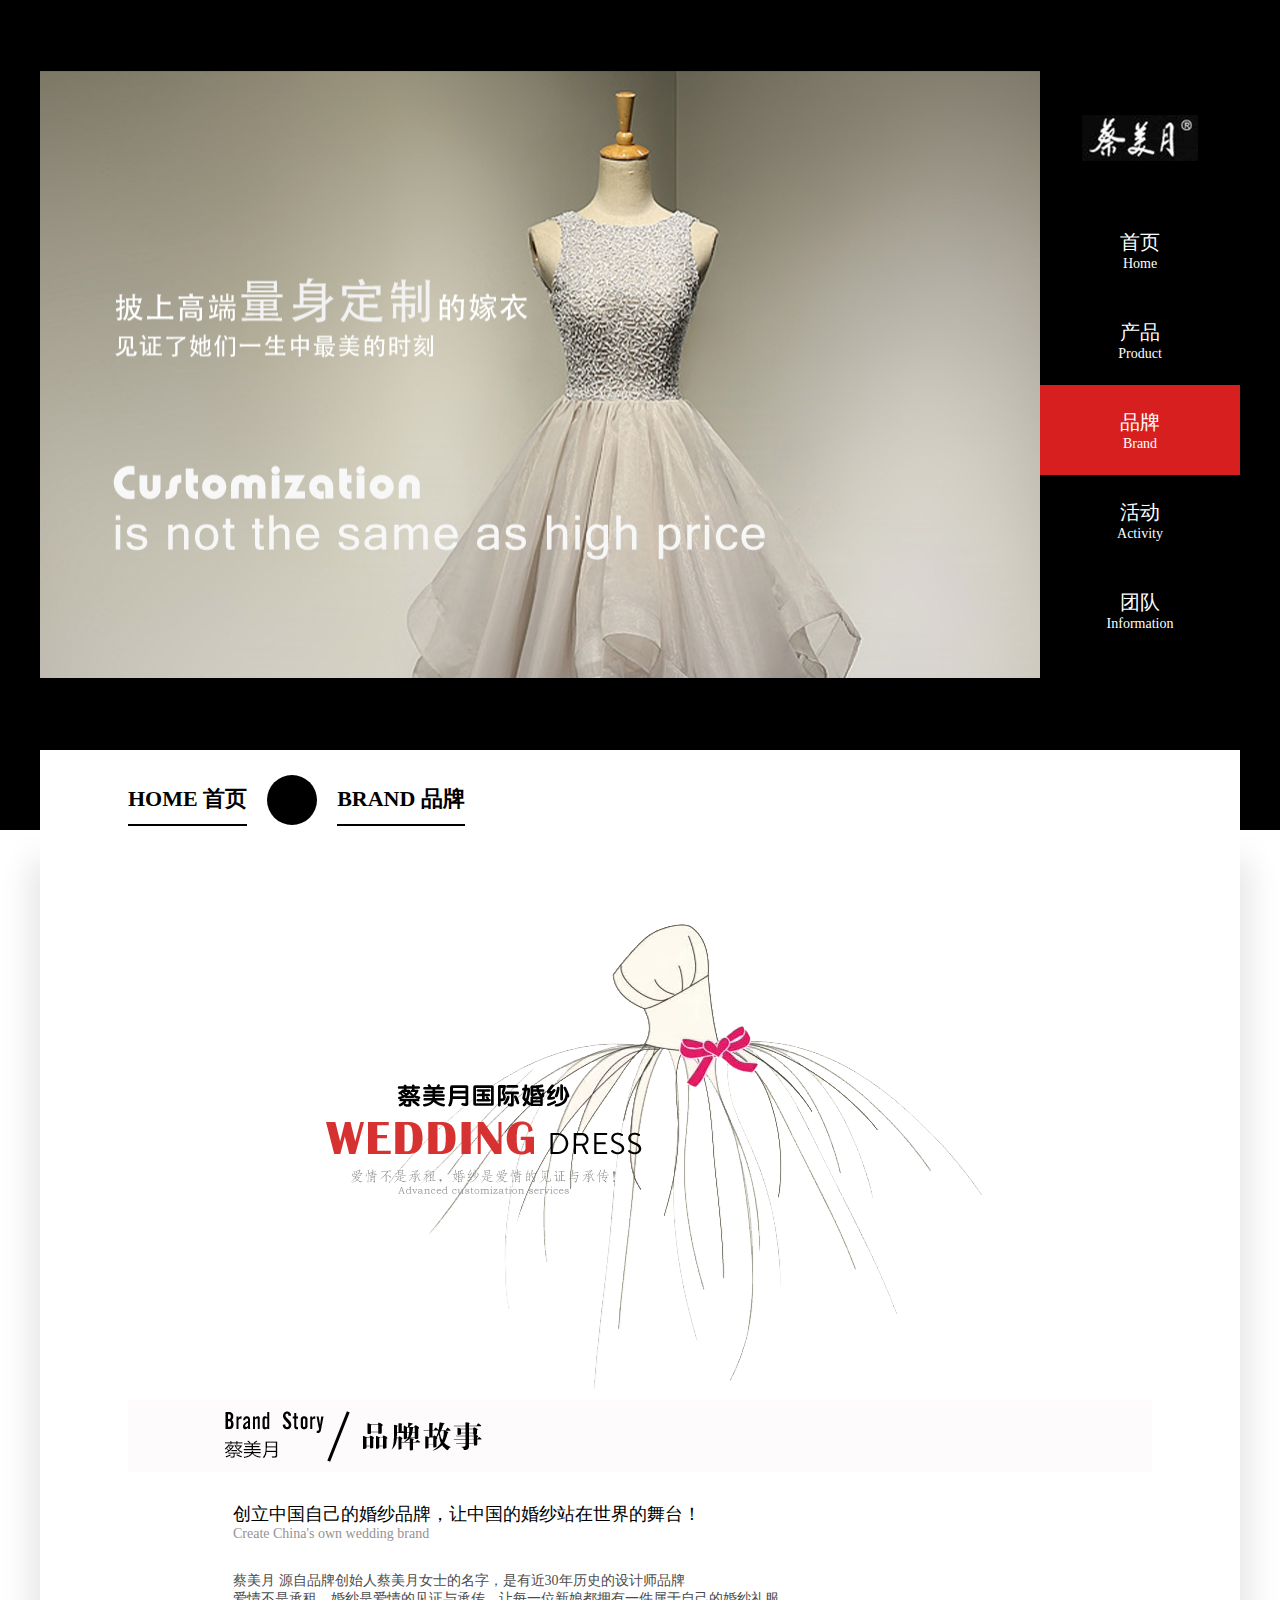
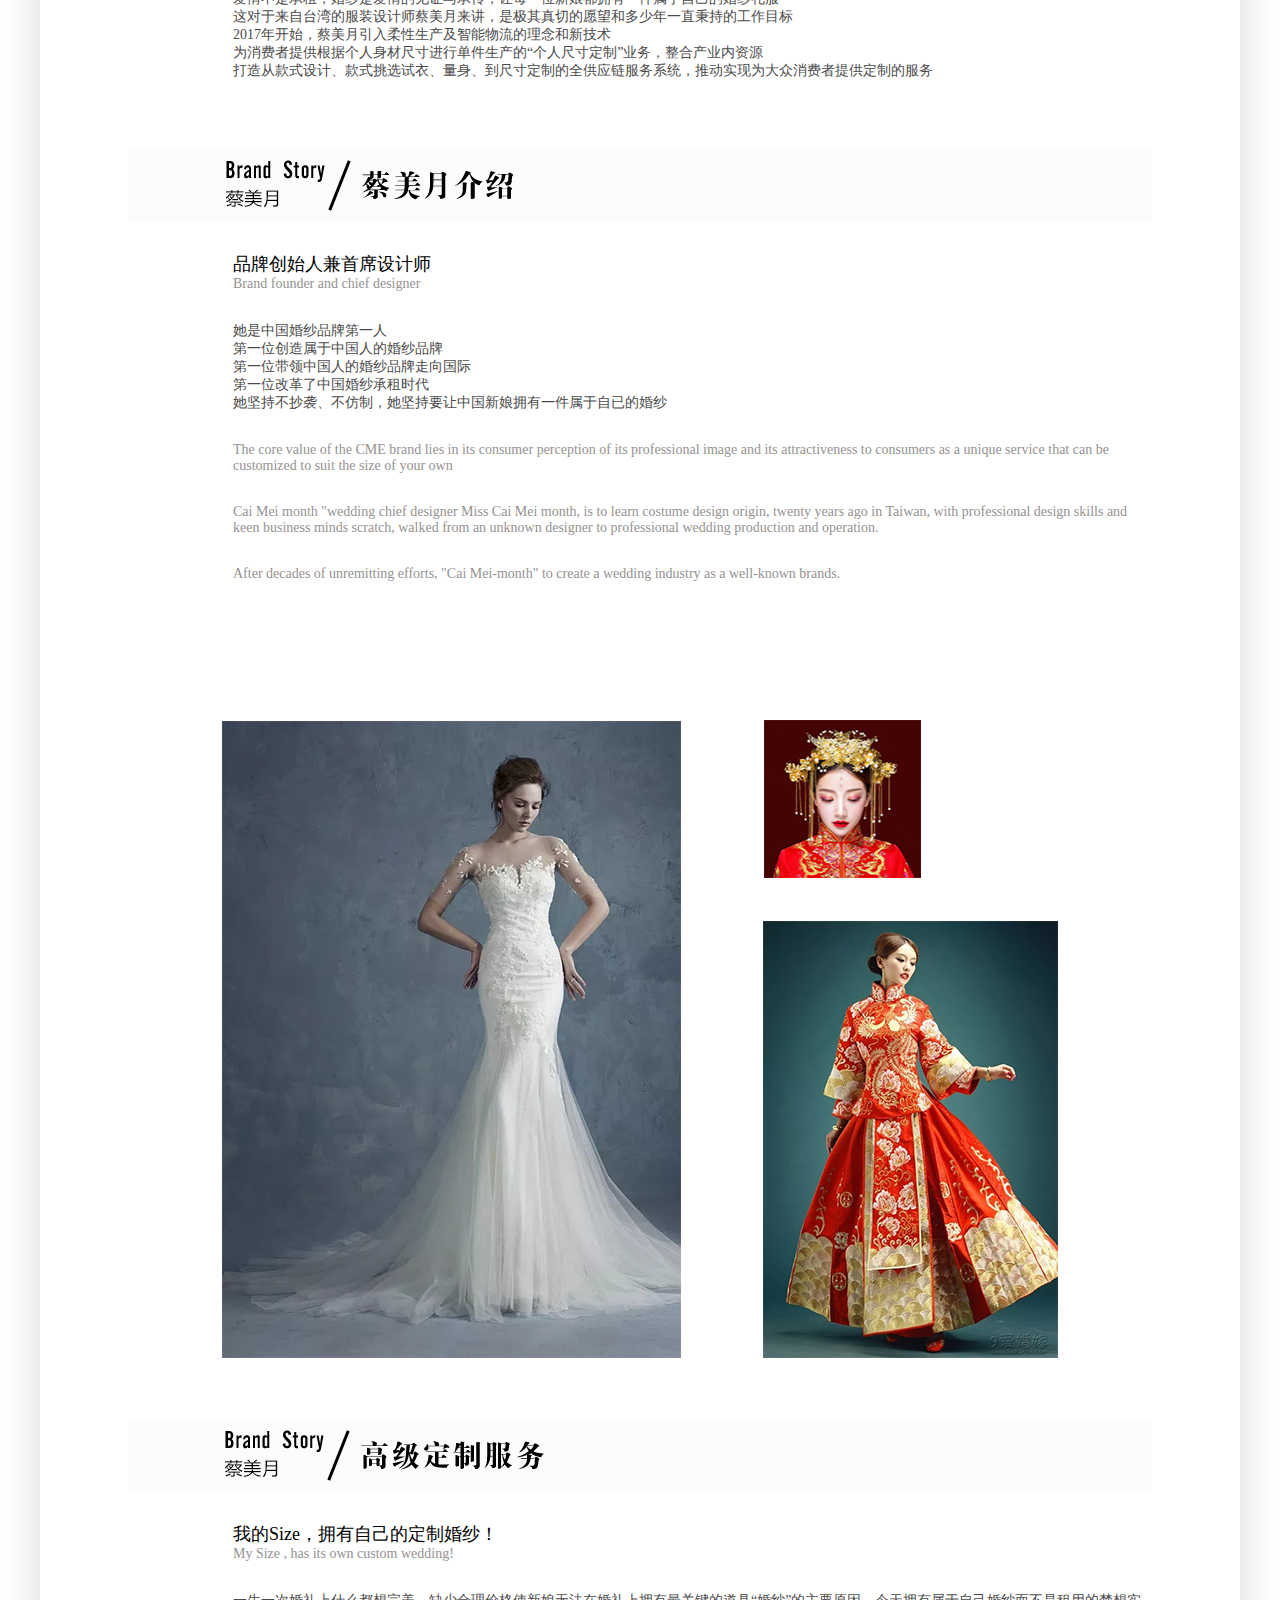
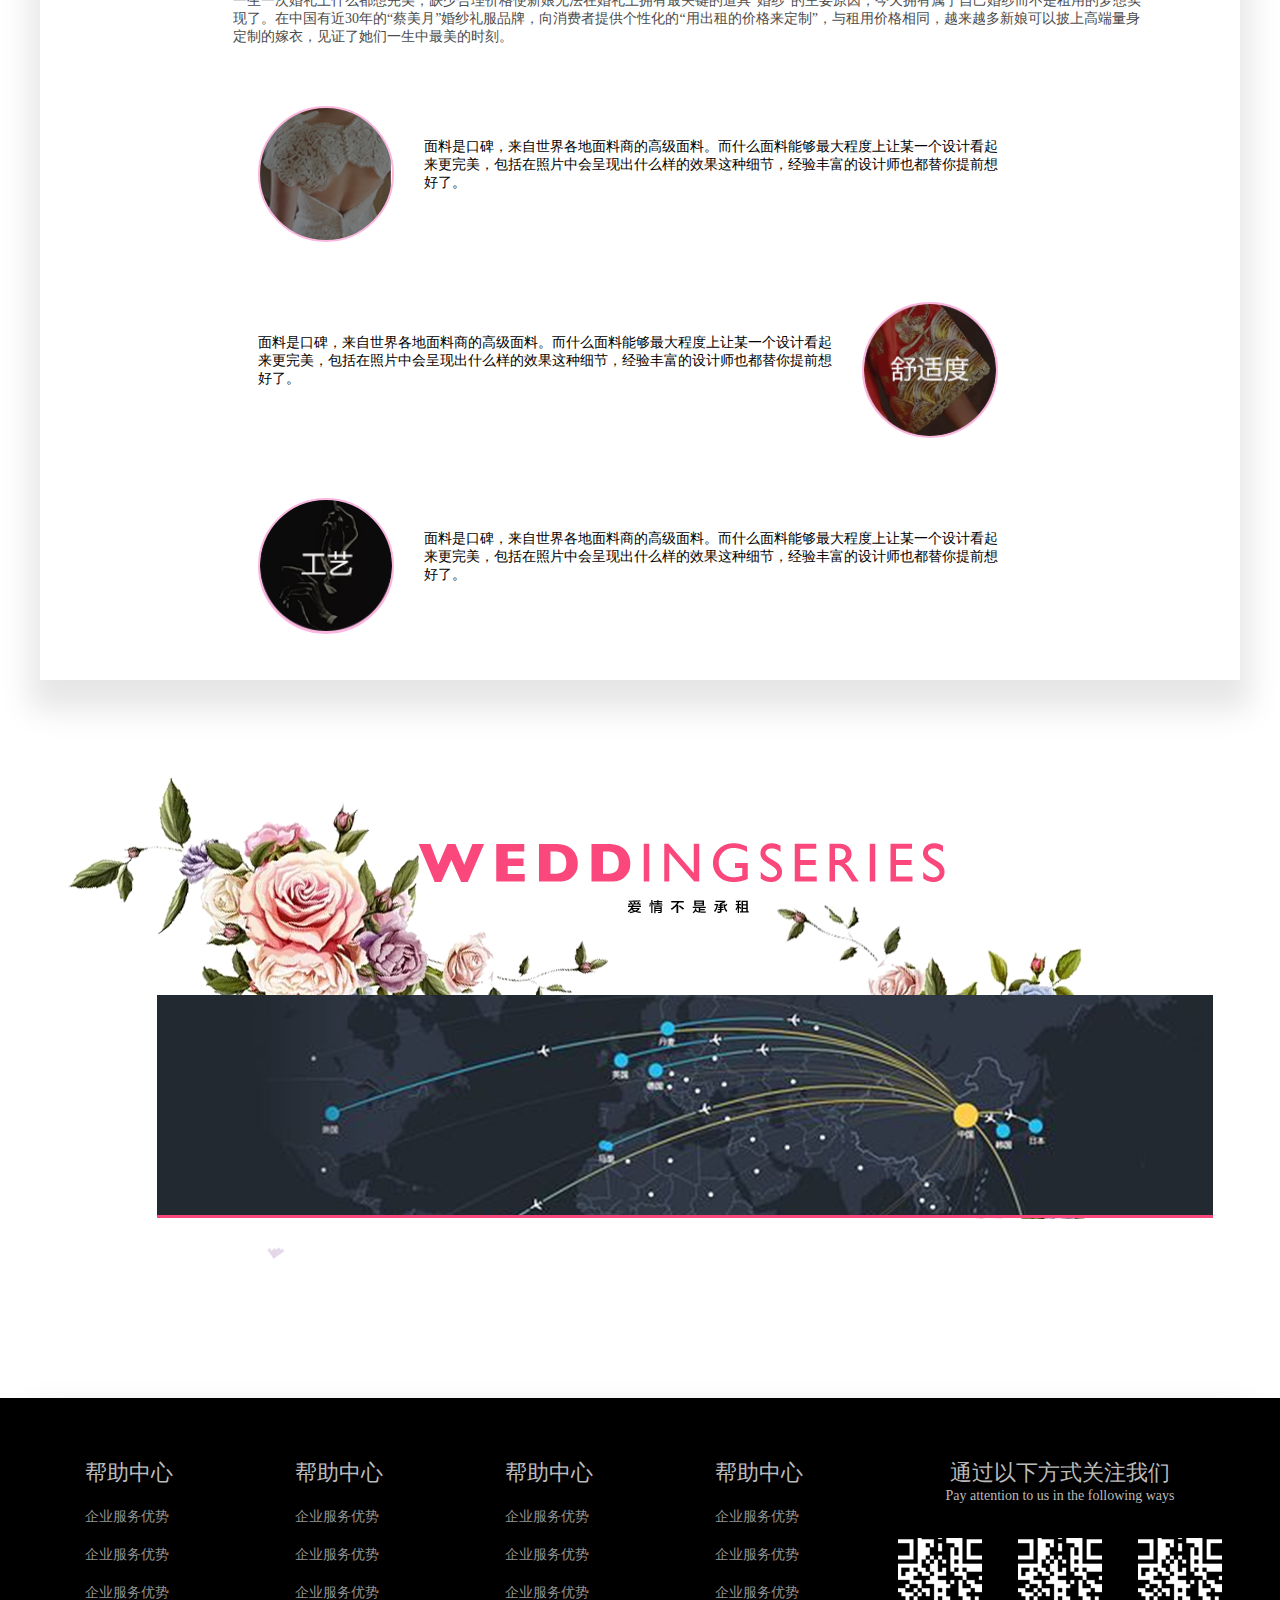
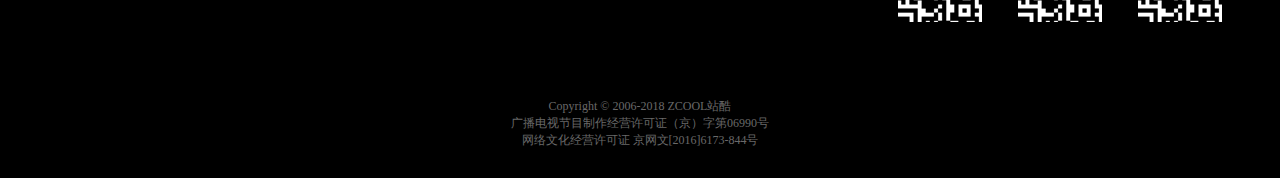
<file: html/brand.html>
<!DOCTYPE html>
<html lang="en">
<head>
	<meta charset="UTF-8">
	<title>品牌</title>
	<meta name="viewport"
          content="width=device-width, user-scalable=no, initial-scale=1.0, maximum-scale=1.0, minimum-scale=1.0">
    <meta http-equiv="X-UA-Compatible" content="ie=edge">
   	<link rel="stylesheet" href="http://at.alicdn.com/t/font_652264_vca5o1ipcrgm0a4i.css">
   	<link rel="stylesheet" href="http://at.alicdn.com/t/font_649033_39jmzmya4lk57b9.css">
    <link rel="stylesheet" href="../css/brand.css">
    <script src="../js/rem1.js"></script>
</head>
<body>
	<header>
		<div class="in">
			<div class="left">
				<div class="lunbo"><img src="../img/brand/lunbo.png" alt=""></div>
				<div class="lunbo lunbo1"><img src="../img/lunbo2.png" alt=""></div>
			</div>
			<div class="right">
				<div class="logo"></div>
				<div class="box">
					
					<a href="index.html" >
						<h1>首页</h1>
						<p>Home</p>
					</a>
					<a href="product.html" >
						<h1>产品</h1>
						<p>Product</p>
					</a>
					<a href="brand.html" class="ok">
						<h1>品牌</h1>
						<p>Brand</p>
					</a>
					<a href="active.html">
						<h1>活动</h1>
						<p>Activity</p>
					</a>
					<a href="zixun.html">
						<h1>团队</h1>
						<p>Information</p>
					</a>
				</div>
			</div>
		</div>
		
	</header>
	<!-- 导航列表 -->
	<div class="nav">
		<div><a href="index.html">HOME 首页</a></div>
		<i class="iconfont icon-youshuangjiantou"></i>
		<div><a href="product.html">BRAND 品牌</a></div>
	</div>
	<!-- 导航列表结束 -->
	<div class="min">
		<section class="on"></section>
		<section class="two">
			<div class="box"></div>
			<div class="box">
				<h1><!-- <i class="iconfont icon-dian"></i> -->创立中国自己的婚纱品牌，让中国的婚纱站在世界的舞台！</h1>
				<p>Create China's own wedding brand</p>
			</div>
			<div class="box"><p>蔡美月 源自品牌创始人蔡美月女士的名字，是有近30年历史的设计师品牌<br>
爱情不是承租，婚纱是爱情的见证与承传，让每一位新娘都拥有一件属于自己的婚纱礼服<br>
这对于来自台湾的服装设计师蔡美月来讲，是极其真切的愿望和多少年一直秉持的工作目标<br>
2017年开始，蔡美月引入柔性生产及智能物流的理念和新技术<br>
为消费者提供根据个人身材尺寸进行单件生产的“个人尺寸定制”业务，整合产业内资源<br>
打造从款式设计、款式挑选试衣、量身、到尺寸定制的全供应链服务系统，推动实现为大众消费者提供定制的服务
</p></div>
		</section>
		
		<section class="three">
			<div class="box"></div>
			<div class="box">
				<h1><!-- <i class="iconfont icon-dian"></i> -->品牌创始人兼首席设计师</h1>
				<p>Brand founder and chief designer</p>
			</div>
			<div class="box">
				<p>她是中国婚纱品牌第一人<br>
第一位创造属于中国人的婚纱品牌<br>
第一位带领中国人的婚纱品牌走向国际<br>
第一位改革了中国婚纱承租时代<br>
她坚持不抄袭、不仿制，她坚持要让中国新娘拥有一件属于自已的婚纱

				</p>
			</div>
			<div class="enl">
				<p>The core value of the CME brand lies in its consumer perception of its professional image and its attractiveness to consumers as a unique service that can be customized to suit the size of your own</p>
				<p>Cai Mei month "wedding chief designer Miss Cai Mei month, is to learn costume design origin, twenty years ago in Taiwan, with professional design skills and keen business minds scratch, walked from an unknown designer to professional wedding production and operation.</p>
				<p>After decades of unremitting efforts, "Cai Mei-month" to create a wedding industry as a well-known brands.</p>
			</div>
		</section>
		<section class="four">
			<div class="left">
				<img src="../img/brand/four1.png" alt="">
			</div>
			<div class="right">
				<div class="top">
					<img src="../img/brand/four2.png" alt="">
				</div>
				<div class="bottom">
					<img src="../img/brand/four3.png" alt="">
				</div>
				
			</div>
			
		</section>
		<section class="five">
			<div class="box"></div>
			<div class="box">
				<h1><!-- <i class="iconfont icon-dian"></i> -->我的Size，拥有自己的定制婚纱！</h1>
				<p>My Size , has its own custom wedding!</p>
			</div>
			<div class="box">
				<p>一生一次婚礼上什么都想完美，缺少合理价格使新娘无法在婚礼上拥有最关键的道具“婚纱”的主要原因，今天拥有属于自己婚纱而不是租用的梦想实现了。在中国有近30年的“蔡美月”婚纱礼服品牌，向消费者提供个性化的“用出租的价格来定制”，与租用价格相同，越来越多新娘可以披上高端量身定制的嫁衣，见证了她们一生中最美的时刻。</p>
			</div>
			<div class="box">
				<div class="left"></div>
				<div class="right">
					<p>面料是口碑，来自世界各地面料商的高级面料。而什么面料能够最大程度上让某一个设计看起来更完美，包括在照片中会呈现出什么样的效果这种细节，经验丰富的设计师也都替你提前想好了。</p>
				</div>
			</div>
			<div class="box">
				
				<div class="left">
					<p>面料是口碑，来自世界各地面料商的高级面料。而什么面料能够最大程度上让某一个设计看起来更完美，包括在照片中会呈现出什么样的效果这种细节，经验丰富的设计师也都替你提前想好了。</p>
				</div>
				<div class="right"></div>
			</div>
			<div class="box">
				<div class="left"></div>
				<div class="right">
					<p>面料是口碑，来自世界各地面料商的高级面料。而什么面料能够最大程度上让某一个设计看起来更完美，包括在照片中会呈现出什么样的效果这种细节，经验丰富的设计师也都替你提前想好了。</p>
				</div>
			</div>
		</section>
	</div>
	<div class="tu"><img src="../img/product/hua.png" alt=""></div>
	
	<section class="tap">
		<div class="min">
			<div class="top">
				<div class="lie">
					<ul>
						<a href=""><li class="one">帮助中心</li></a>
						<a href=""><li>企业服务优势</li></a>
						<a href=""><li>企业服务优势</li></a>
						<a href=""><li>企业服务优势</li></a>
					</ul>
					<ul>
						<a href=""><li class="one">帮助中心</li></a>
						<a href=""><li>企业服务优势</li></a>
						<a href=""><li>企业服务优势</li></a>
						<a href=""><li>企业服务优势</li></a>
					</ul>
					<ul>
						<a href=""><li class="one">帮助中心</li></a>
						<a href=""><li>企业服务优势</li></a>
						<a href=""><li>企业服务优势</li></a>
						<a href=""><li>企业服务优势</li></a>
					</ul>
					<ul>
						<a href=""><li class="one">帮助中心</li></a>
						<a href=""><li>企业服务优势</li></a>
						<a href=""><li>企业服务优势</li></a>
						<a href=""><li>企业服务优势</li></a>
					</ul>
				</div>

				<div class="adress">
					<div class="way">
						<h1>通过以下方式关注我们</h1>
						<p>Pay attention to us in the following ways</p>
					</div>
					<div class="ma">
						<img src="../img/erweima.png" alt="">
						<img src="../img/erweima.png" alt="">
						<img src="../img/erweima.png" alt="">
					</div>
				</div>
			</div>
			<div class="bottom">
				<p>Copyright © 2006-2018 ZCOOL站酷<br>
					广播电视节目制作经营许可证（京）字第06990号<br>
					网络文化经营许可证 京网文[2016]6173-844号 
				</p>
			</div>
		</div>
	</section>
</body>
</html>
</file>
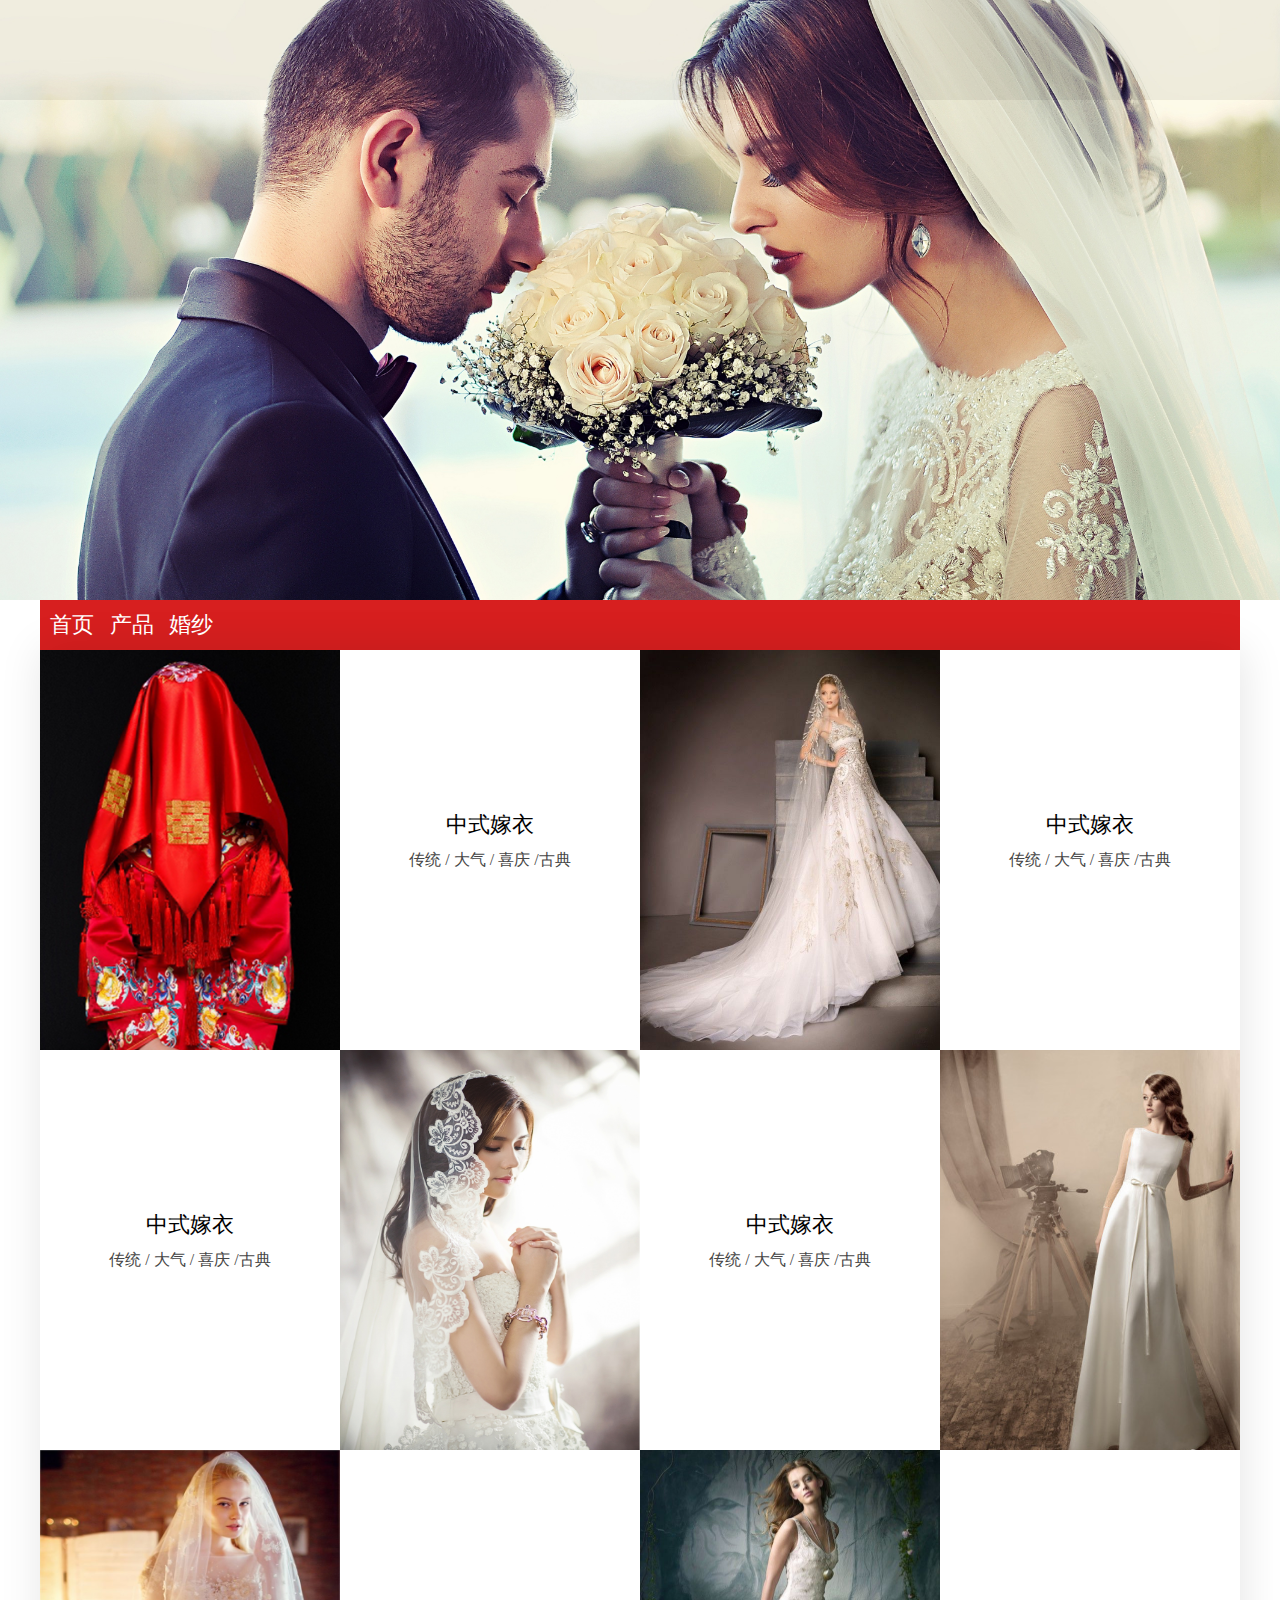
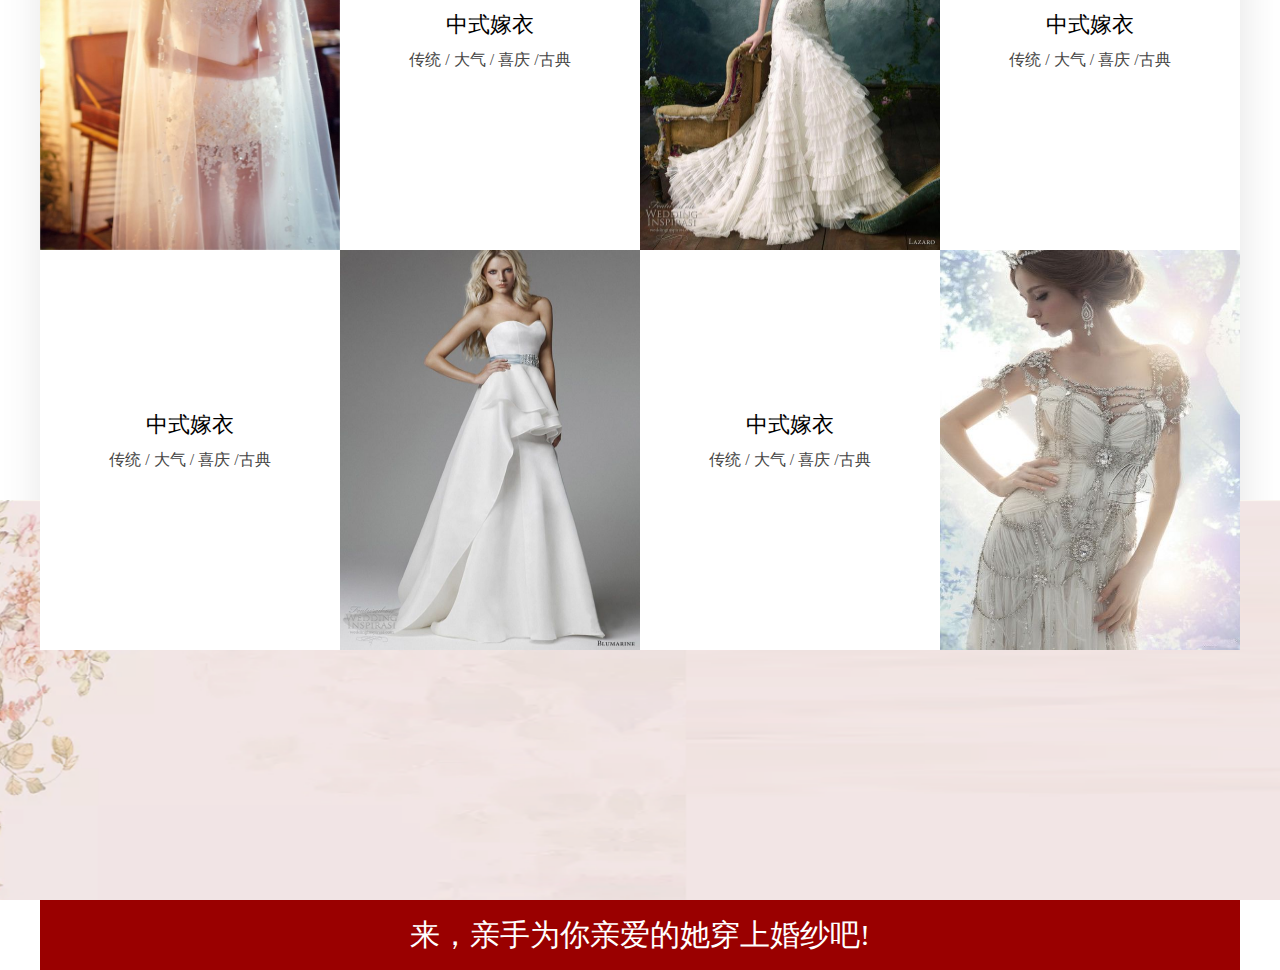
<file: html/danpin.html>
<!doctype html>
<html lang="en">
<head>
    <meta charset="UTF-8">
    <meta name="viewport"
          content="width=device-width, user-scalable=no, initial-scale=1.0, maximum-scale=1.0, minimum-scale=1.0">
    <meta http-equiv="X-UA-Compatible" content="ie=edge">
    <script src="../js/jquery-3.3.1.js"></script>
    <script src="../js/rem1.js"></script>
    <link rel="stylesheet" href="http://at.alicdn.com/t/font_652264_9xv6docg6bwt57b9.css">
    <link rel="stylesheet" href="http://at.alicdn.com/t/font_649033_39jmzmya4lk57b9.css">
    <link rel="stylesheet" href="../css/danpin.css">
    <script src="../js/jquery-3.3.1.js"></script>
    <script src="../js/danpin.js"></script>
    <title>单品</title>

</head>
<body>
    <header>
        <div class="tou">
            <div class="anniu">
                <i class="iconfont icon-daohanglan"></i>
            </div>
            <ul class="lei">
                <li><a href="index.html">首页</a></li>
                <li class="brand">
                    <a href="product.html" >产品</a>
                    <ol class="class">
                        <li><a href="">婚纱</a></li>
                        <li><a href="">礼服</a></li>
                        <li><a href="">伴娘服</a></li>
                        <li><a href="">其他</a></li>
                    </ol>
                </li>
                <li><a href="brand.html">品牌</a></li>
                <li><a href="active.html">活动</a></li>
                <li><a href="zixun.html">团队</a></li>
            </ul>
        </div>
    </header>
    <div class="picture">

    </div>
    <div class="min">
        <div class="dao">
            <a href="index.html">首页</a>
            <i class="iconfont icon-youshuangjiantou"></i>
            <a href="product.html">产品</a>
            <i class="iconfont icon-youshuangjiantou"></i>
            <a href="danpin.html">婚纱</a>
        </div>
        <section class="two">
            <!-- 1 -->
            <div class="img">
                <img src="../img/five.png" alt="">
            </div>
            <!-- 2 -->
            <div class="box">
                <div class="top"><i class="iconfont icon-zuojiantou-up1"></i></div>
                <a href="" class="bottom">
                    <p>中式嫁衣</p>
                    <h1>传统 / 大气 / 喜庆 /古典</h1>
                </a>
            </div>
            <!-- 3 -->
            <div class="img">
                <img src="../img/hun1.jpg" alt="">
            </div>
            <!-- 4 -->
            <div class="box">
                <div class="top"><i class="iconfont icon-zuojiantou-up1"></i></div>
                <a href="" class="bottom">
                    <p>中式嫁衣</p>
                    <h1>传统 / 大气 / 喜庆 /古典</h1>
                </a>
            </div>
            <!-- 5 -->
            <div class="box">
                <div class="top"><i class="iconfont icon-zuojiantou-up-copy"></i> </div>
                <a href="" class="bottom">
                    <p>中式嫁衣</p>
                    <h1>传统 / 大气 / 喜庆 /古典</h1>
                </a>
            </div>
            <!-- 6 -->
            <div class="img">
                <img src="../img/hun2.jpg" alt="">
            </div>
            <!-- 7 -->
            <div class="box">
                <div class="top"><i class="iconfont icon-zuojiantou-up-copy"></i></div>
                <a href="" class="bottom">
                    <p>中式嫁衣</p>
                    <h1>传统 / 大气 / 喜庆 /古典</h1>
                </a>
            </div>
            <!-- 8 -->
            <div class="img">
                <img src="../img/hun3.png" alt="">
            </div>
            <!-- 9 -->
            <div class="img">
                <img src="../img/hun4.jpg" alt="">
            </div>
            <!-- 10 -->
            <div class="box">
                <div class="top"><i class="iconfont icon-zuojiantou-up1"></i>
                </div>
                <a href="" class="bottom">
                    <p>中式嫁衣</p>
                    <h1>传统 / 大气 / 喜庆 /古典</h1>
                </a>
            </div>
            <!-- 11 -->
            <div class="img">
                <img src="../img/hun5.jpg" alt="">
            </div>
            <!-- 12 -->
            <div class="box">
                <div class="top"><i class="iconfont icon-zuojiantou-up1"></i>
                </div>
                <a href="" class="bottom">
                    <p>中式嫁衣</p>
                    <h1>传统 / 大气 / 喜庆 /古典</h1>
                </a>
            </div>
            <!-- 13 -->
            <div class="box">
                <div class="top"><i class="iconfont iconfont icon-zuojiantou-up-copy"></i>
                </div>
                <a href="" class="bottom">
                    <p>中式嫁衣</p>
                    <h1>传统 / 大气 / 喜庆 /古典</h1>
                </a>
            </div>
            <div class="img">
                <img src="../img/hun7.jpg" alt="">
            </div>
            <div class="box">
                <div class="top"><i class="iconfont iconfont icon-zuojiantou-up-copy"></i> </div>
                <a href="" class="bottom">
                    <p>中式嫁衣</p>
                    <h1>传统 / 大气 / 喜庆 /古典</h1>
                </a>
            </div>
            <div class="img">
                <img src="../img/hun8.jpg" alt="">
            </div>
            <div class="datu hh">
                <div class="btL">&lt;</div>
                <div class="btR">&gt;</div>
                <img src="../img/hun8.jpg" alt="">
            </div>
        </section>
        <!-- 图了表结束 -->
    </div>
    <section class="three"></section>
    <div class="min">
        <section class="four">
            <p>来，亲手为你亲爱的她穿上婚纱吧!</p>
        </section>
        <section class="five">
            <div class="box"></div>
            <div class="box"></div>
            <div class="box"></div>
            <div class="box"></div>
            <div class="box"></div>
            <div class="box"></div>
        </section>
        <section class="six"></section>
    </div>
    <div class="bottom"></div>
</body>
</html>
</file>
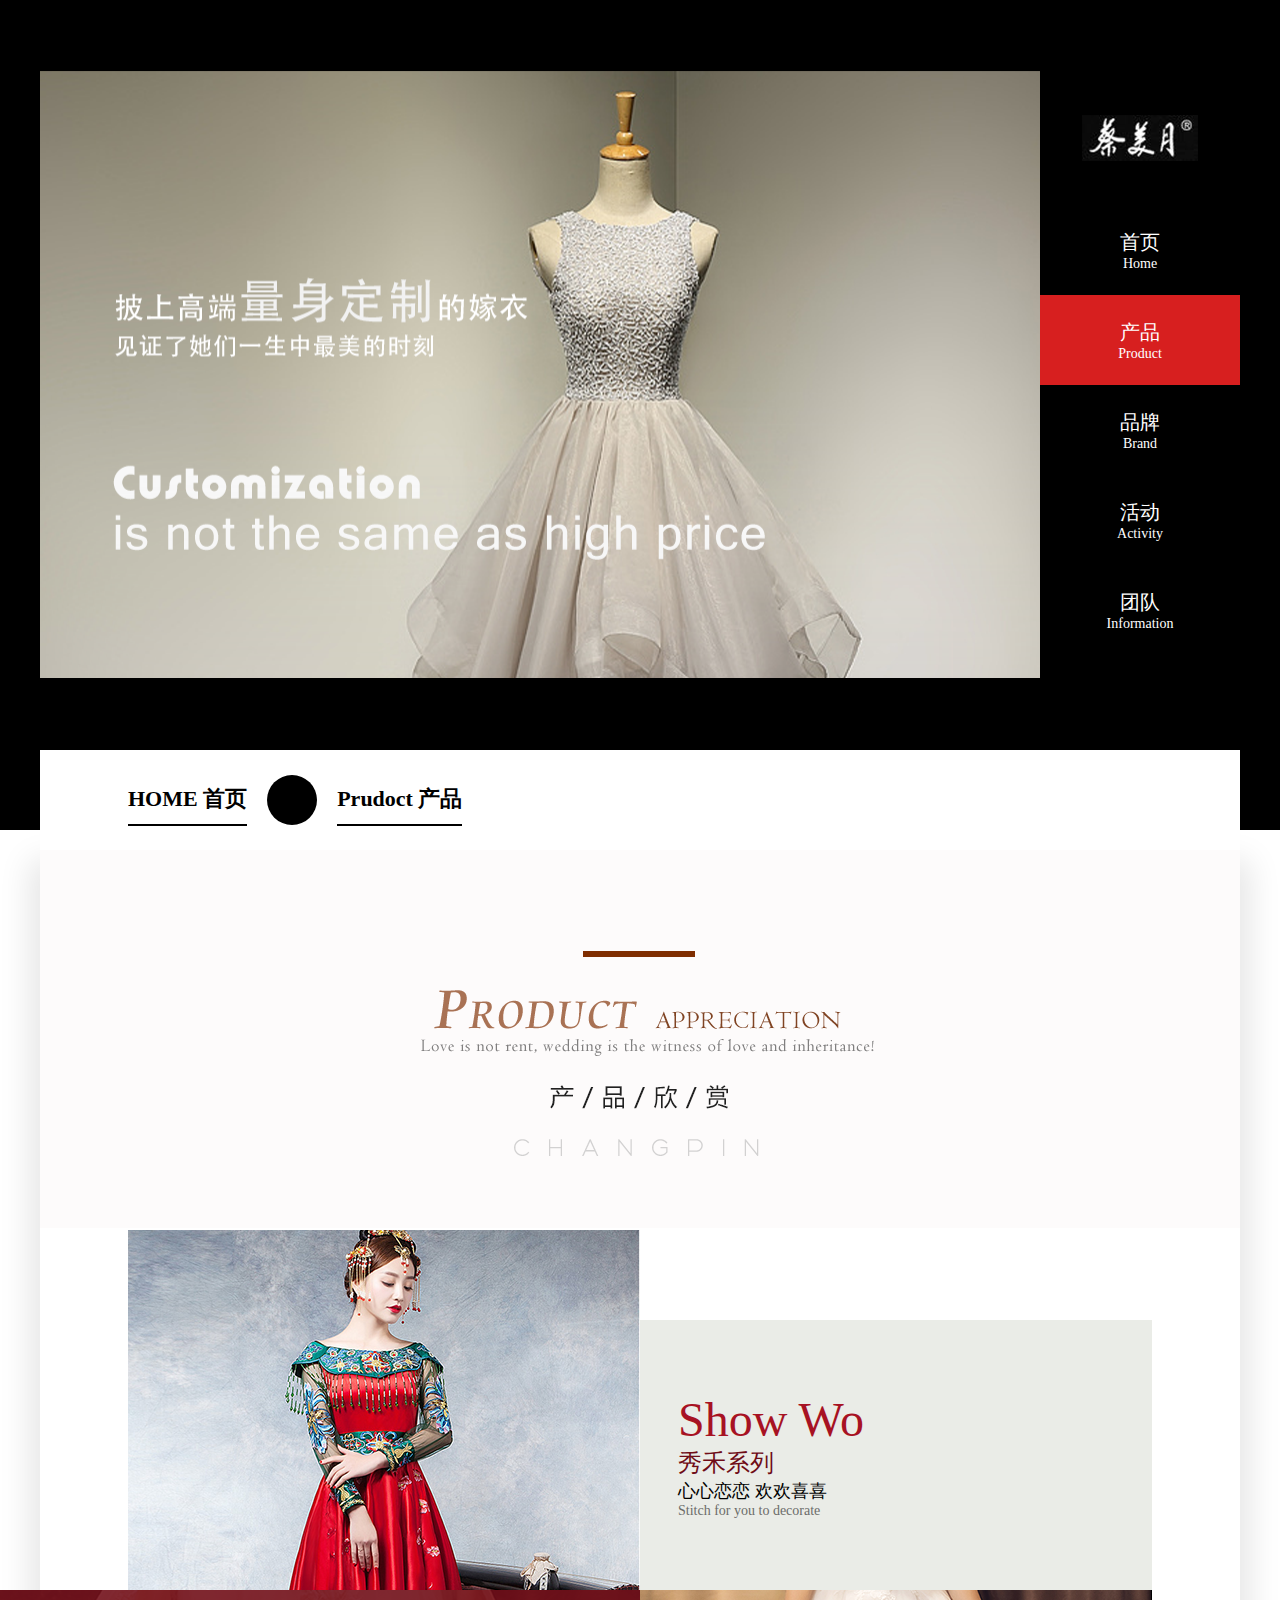
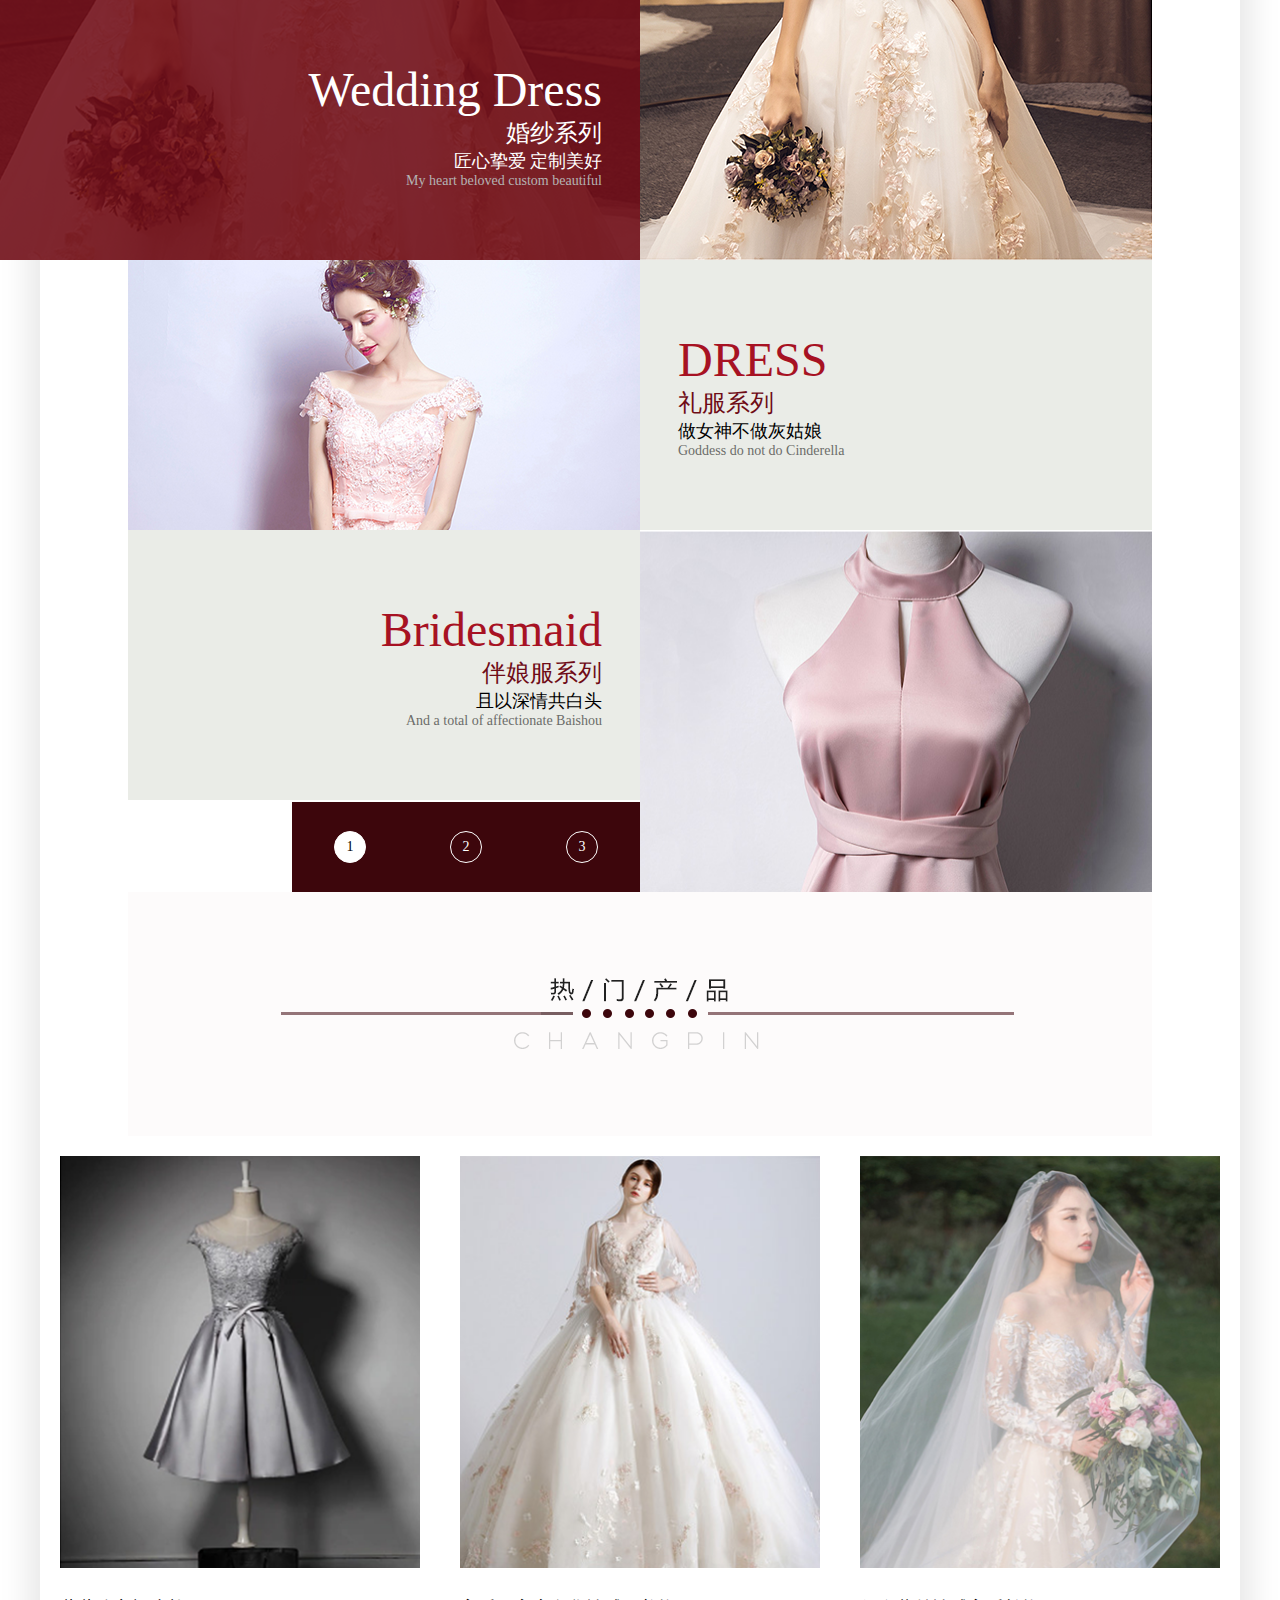
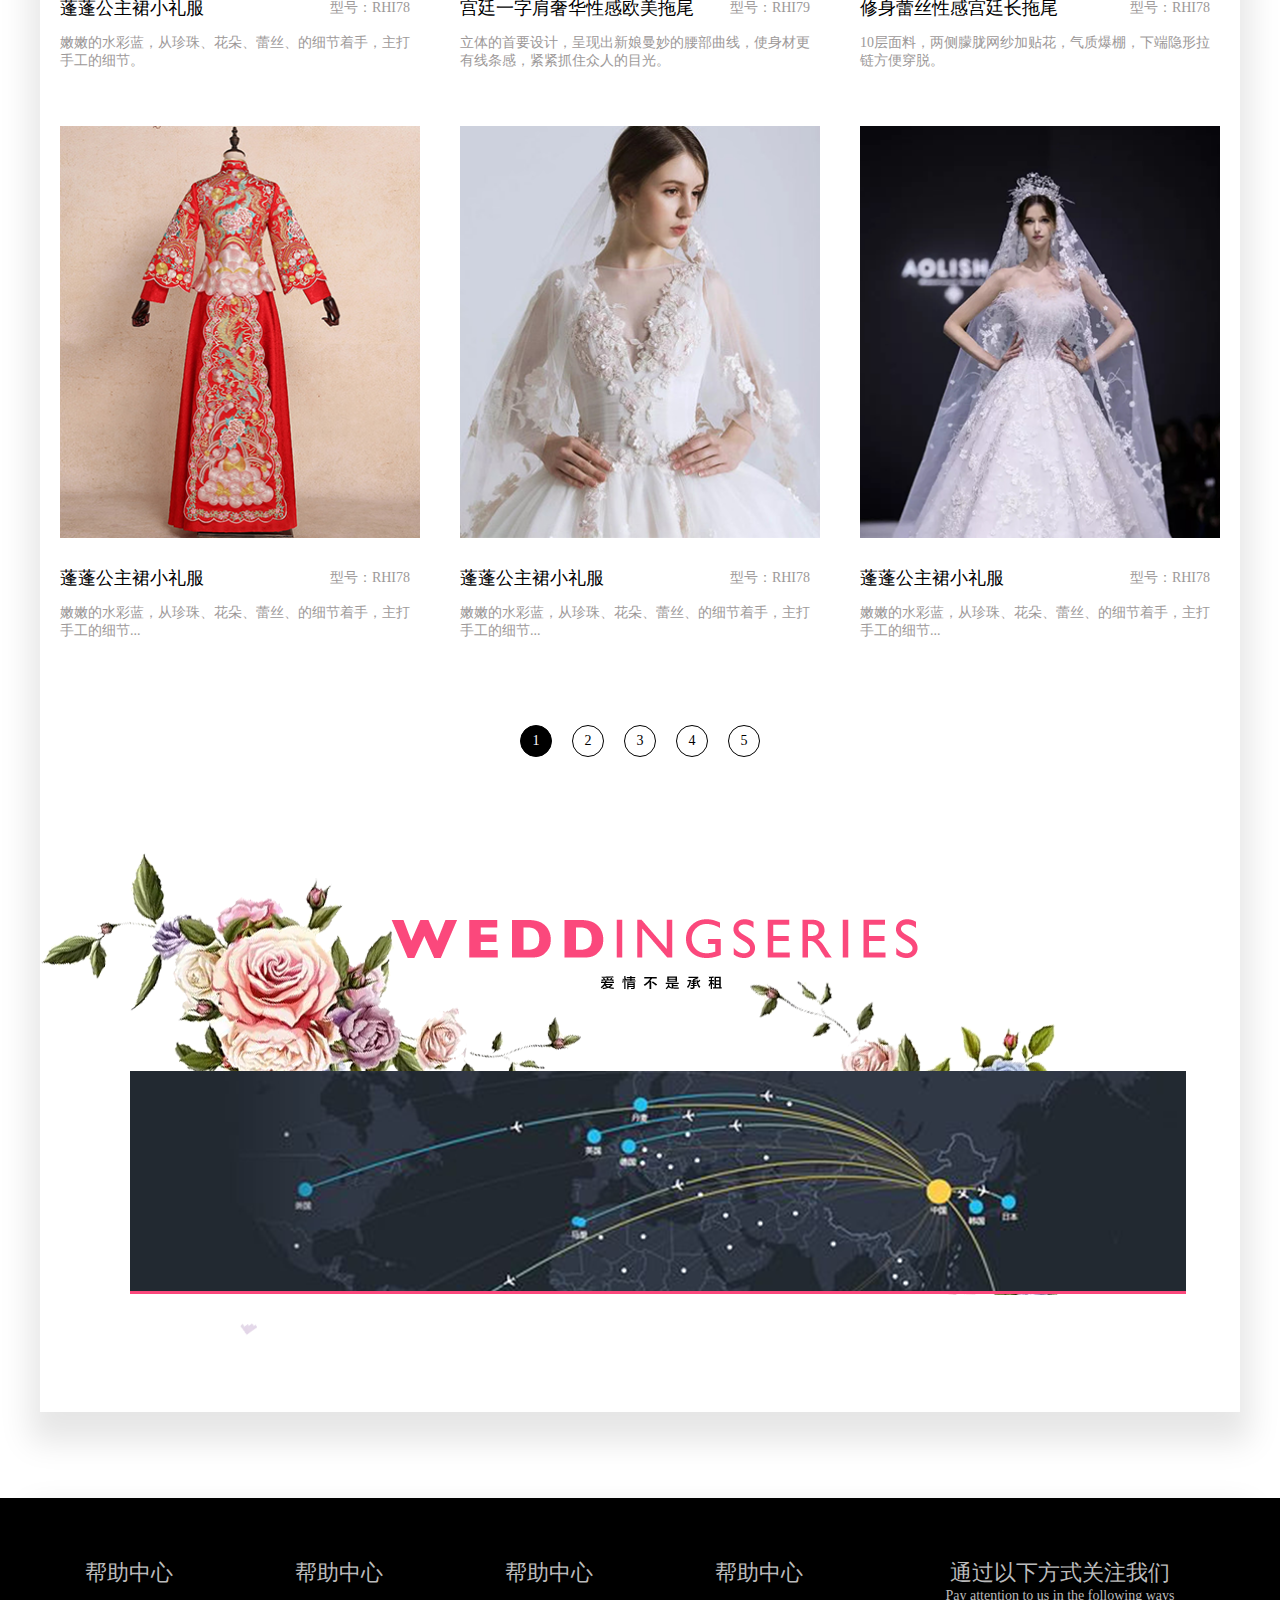
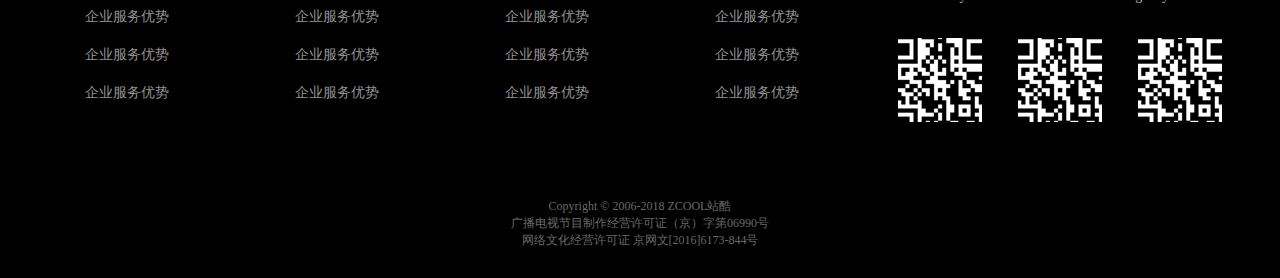
<file: html/product.html>
<!DOCTYPE html>
<html lang="en">
<head>
	<meta charset="UTF-8">
	<title>产品</title>
		<meta name="viewport"
          content="width=device-width, user-scalable=no, initial-scale=1.0, maximum-scale=1.0, minimum-scale=1.0">
    <meta http-equiv="X-UA-Compatible" content="ie=edge">
   	<link rel="stylesheet" href="http://at.alicdn.com/t/font_652264_5ku24h7bc2ivygb9.css">
   	<link rel="stylesheet" href="http://at.alicdn.com/t/font_649033_39jmzmya4lk57b9.css">
    <link rel="stylesheet" href="../css/product.css">
    <script src="../js/rem1.js"></script>
    <script src="../js/product.js"></script>
</head>
<body>
	<header>
		<div class="in">
			<div class="left">
				<div class="lunbo"><img src="../img/product/lunbo1.png" alt=""></div>
				<div class="lunbo"><img src="../img/product/lunbo2.png" alt=""></div>
				<div class="lunbo"><img src="../img/product/lunbo3.png" alt=""></div>
				<div class="lunbo"><img src="../img/product/lunbo4.png" alt=""></div>
			</div>
			<div class="right">
				<div class="logo"></div>
				<div class="box">
					
					<a href="index.html" >
						<h1>首页</h1>
						<p>Home</p>
					</a>
					<a href="product.html" class="ok">
						<h1>产品</h1>
						<p>Product</p>
					</a>
					<a href="brand.html">
						<h1>品牌</h1>
						<p>Brand</p>
					</a>
					<a href="active.html">
						<h1>活动</h1>
						<p>Activity</p>
					</a>
					<a href="zixun.html">
						<h1>团队</h1>
						<p>Information</p>
					</a>
				</div>
			</div>
		</div>
		
	</header>
	<!-- 导航列表 -->
	<div class="nav">
		<div><a href="index.html">HOME 首页</a></div>
		<i class="iconfont icon-youshuangjiantou"></i>
		<div><a href="product.html">Prudoct 产品</a></div>
	</div>
	<!-- 导航列表结束 -->
	<div class="min">
		<!-- 产品欣赏 -->
		<section class="product">
			
		</section>
		<!-- 产品欣赏结束 -->
		<!-- 产品欣赏详细列表 -->
		<section class="show">
			<div class="syi" style="z-index: 20">
				<section class="yi">
					<a href="danpin.html"><div class="left"><img src="../img/product/chan1.png" alt=""></div></a>
					<div class="right">
						<h1>Show Wo</h1>
						<p>秀禾系列</p>
						<div class="dob">
							<p class="ch">心心恋恋   欢欢喜喜</p>
							<p>Stitch for you to decorate</p>
						</div>
					</div>
				</section>
				<section class="two">
					<div class="left">
						<h1>Wedding Dress</h1>
						<p>婚纱系列</p>
						<div class="dob">
							<p class="ch">匠心挚爱   定制美好</p>
							<p>My heart beloved custom beautiful</p>
						</div>
					</div>
					<a href="danpin.html"><div class="right"><img src="../img/product/chan2.png" alt=""></div></a>
				</section>
				<section class="three">
					<a href="danpin.html"><div class="left"><img src="../img/product/chan3.png" alt=""></div></a>
					<div class="right">
						<h1>DRESS</h1>
						<p>礼服系列</p>
						<div class="dob">
							<p class="ch">做女神不做灰姑娘</p>
							<p>Goddess do not do Cinderella</p>
						</div>
					</div>
				</section>
				<section class="four">
					<div class="left">
						<div class="top">
							<h1>Bridesmaid</h1>
							<p>伴娘服系列</p>
							<div class="dob">
								<p class="ch">且以深情共白头</p>
								<p>And a total of affectionate Baishou</p>
							</div>
						</div>
						
					</div>
					<a href="danpin.html"><div class="right"><img src="../img/product/chan4.png" alt=""></div></a>
				</section>
			</div>
			<div class="syi">
				<section class="yi">
					<a href="danpin.html"><div class="left"><img src="../img/product/chan4.png" alt=""></div></a>
					<div class="right">
						<h1>Show Wo</h1>
						<p>神针系列</p>
						<div class="dob">
							<p class="ch">丝丝线线   传递真情</p>
							<p>Stitch for you to decorate</p>
						</div>
					</div>
				</section>
				<section class="two">
					<div class="left">
						<h1>Wedding Dress</h1>
						<p>婚纱系列</p>
						<div class="dob">
							<p class="ch">匠心挚爱   定制美好</p>
							<p>My heart beloved custom beautiful</p>
						</div>
					</div>
					<a href="danpin.html"><div class="right"><img src="../img/product/chan2.png" alt=""></div></a>
				</section>
				<section class="three">
					<a href="danpin.html"><div class="left"><img src="../img/product/chan3.png" alt=""></div></a>
					<div class="right">
						<h1>DRESS</h1>
						<p>礼服系列</p>
						<div class="dob">
							<p class="ch">做女神不做灰姑娘</p>
							<p>Goddess do not do Cinderella</p>
						</div>
					</div>
				</section>
				<section class="four">
					<div class="left">
						<div class="top">
							<h1>Bridesmaid</h1>
							<p>伴娘服系列</p>
							<div class="dob">
								<p class="ch">且以深情共白头</p>
								<p>And a total of affectionate Baishou</p>
							</div>
						</div>
						
					</div>
					<a href="danpin.html"><div class="right"><img src="../img/product/chan1.png" alt=""></div></a>
				</section>
			</div>
			<div class="syi">
				<section class="yi">
					<a href="danpin.html"><div class="left"><img src="../img/product/chan1.png" alt=""></div></a>
					<div class="right">
						<h1>Show Wo</h1>
						<p>秀禾系列</p>
						<div class="dob">
							<p class="ch">一针一线   为你装饰</p>
							<p>Stitch for you to decorate</p>
						</div>
					</div>
				</section>
				<section class="two">
					<div class="left">
						<h1>Wedding Dress</h1>
						<p>婚纱系列</p>
						<div class="dob">
							<p class="ch">匠心挚爱   定制美好</p>
							<p>My heart beloved custom beautiful</p>
						</div>
					</div>
					<a href="danpin.html"><div class="right"><img src="../img/product/chan3.png" alt=""></div></a>
				</section>
				<section class="three">
					<a href="danpin.html"><div class="left"><img src="../img/product/chan2.png" alt=""></div></a>
					<div class="right">
						<h1>DRESS</h1>
						<p>礼服系列</p>
						<div class="dob">
							<p class="ch">做女神不做灰姑娘</p>
							<p>Goddess do not do Cinderella</p>
						</div>
					</div>
				</section>
				<section class="four">
					<div class="left">
						<div class="top">
							<h1>Bridesmaid</h1>
							<p>伴娘服系列</p>
							<div class="dob">
								<p class="ch">且以深情共白头</p>
								<p>And a total of affectionate Baishou</p>
							</div>
						</div>
						
					</div>
					<a href="danpin.html"><div class="right"><img src="../img/product/chan4.png" alt=""></div></a>
				</section>
			</div>
			<div class="bottom">
				<div class="butt but1">1</div>
				<div class="butt">2</div>
				<div class="butt">3</div>
			</div>
		</section>
		
		<!-- 产品欣赏详细列表结束 -->
		<!-- 产品展示 -->
		<section class="hot"></section>
		<!-- 产品展示列表开始 -->
		<section class="show-product " style="opacity: 1">
			<div class="show-p sp1">
				<section class="look">
					<a href="danpin.html" class="box">
						<div class="picture"><img src="../img/product/one.png" alt=""></div>
						<div class="text">
								<div class="shang">
									<h1>蓬蓬公主裙小礼服</h1>
									<p>型号：RHI78</p>
								</div>

								<p class="xia">嫩嫩的水彩蓝，从珍珠、花朵、蕾丝、的细节着手，主打手工的细节。
								</p>

						</div>
					</a>
					<a href="danpin.html" class="box">
						<div class="picture"><img src="../img/product/two.png" alt=""></div>
						<div class="text">
								<div class="shang">
									<h1>宫廷一字肩奢华性感欧美拖尾</h1>
									<p>型号：RHI79</p>
								</div>

								<p class="xia">立体的首要设计，呈现出新娘曼妙的腰部曲线，使身材更有线条感，紧紧抓住众人的目光。
								</p>

						</div>
					</a>
					<a href="danpin.html" class="box">
						<div class="picture"><img src="../img/product/three.png" alt=""></div>
						<div class="text">
								<div class="shang">
									<h1>修身蕾丝性感宫廷长拖尾</h1>
									<p>型号：RHI78</p>
								</div>

								<p class="xia">10层面料，两侧朦胧网纱加贴花，气质爆棚，下端隐形拉链方便穿脱。
								</p>

						</div>
					</a>
					<a href="danpin.html" class="box">
						<div class="picture"><img src="../img/product/four.png" alt=""></div>
						<div class="text">
								<div class="shang">
									<h1>蓬蓬公主裙小礼服</h1>
									<p>型号：RHI78</p>
								</div>

								<p class="xia">嫩嫩的水彩蓝，从珍珠、花朵、蕾丝、的细节着手，主打手工的细节...
								</p>

						</div>
					</a>
					<a href="danpin.html" class="box">
						<div class="picture"><img src="../img/product/five.png" alt=""></div>
						<div class="text">
								<div class="shang">
									<h1>蓬蓬公主裙小礼服</h1>
									<p>型号：RHI78</p>
								</div>

								<p class="xia">嫩嫩的水彩蓝，从珍珠、花朵、蕾丝、的细节着手，主打手工的细节...
								</p>

						</div>
					</a>
					<a href="danpin.html" class="box"><div class="picture"><img src="../img/product/six.png" alt=""></div>
						<div class="text">
								<div class="shang">
									<h1>蓬蓬公主裙小礼服</h1>
									<p>型号：RHI78</p>
								</div>

								<p class="xia">嫩嫩的水彩蓝，从珍珠、花朵、蕾丝、的细节着手，主打手工的细节...
								</p>

						</div>
					</a>

				</section>
			</div>
			<div class="show-p sp2">
				<section class="look">
					<a href="danpin.html" class="box">
						<div class="picture"><img src="../img/product/one.png" alt=""></div>
						<div class="text">
							<div class="shang">
								<h1>蓬蓬公主裙小礼服</h1>
								<p>型号：RHI78</p>
							</div>

							<p class="xia">嫩嫩的水彩蓝，从珍珠、花朵、蕾丝、的细节着手，主打手工的细节。
							</p>

						</div>
					</a>
					<a href="danpin.html" class="box">
						<div class="picture"><img src="../img/product/two.png" alt=""></div>
						<div class="text">
							<div class="shang">
								<h1>宫廷一字肩奢华性感欧美拖尾</h1>
								<p>型号：RHI79</p>
							</div>

							<p class="xia">立体的首要设计，呈现出新娘曼妙的腰部曲线，使身材更有线条感，紧紧抓住众人的目光。
							</p>

						</div>
					</a>
					<a href="danpin.html" class="box">
						<div class="picture"><img src="../img/product/three.png" alt=""></div>
						<div class="text">
							<div class="shang">
								<h1>修身蕾丝性感宫廷长拖尾</h1>
								<p>型号：RHI78</p>
							</div>

							<p class="xia">10层面料，两侧朦胧网纱加贴花，气质爆棚，下端隐形拉链方便穿脱。
							</p>

						</div>
					</a>
					<a href="danpin.html" class="box">
						<div class="picture"><img src="../img/product/four.png" alt=""></div>
						<div class="text">
							<div class="shang">
								<h1>哒哒哒的</h1>
								<p>型号：RHI78</p>
							</div>

							<p class="xia">嫩嫩的水彩蓝，从珍珠、花朵、蕾丝、的细节着手，主打手工的细节...
							</p>

						</div>
					</a>
					<a href="danpin.html" class="box">
						<div class="picture"><img src="../img/product/five.png" alt=""></div>
						<div class="text">
							<div class="shang">
								<h1>蓬蓬公主裙小礼服</h1>
								<p>型号：RHI78</p>
							</div>

							<p class="xia">嫩嫩的水彩蓝，从珍珠、花朵、蕾丝、的细节着手，主打手工的细节...
							</p>

						</div>
					</a>
					<a href="danpin.html" class="box"><div class="picture"><img src="../img/product/six.png" alt=""></div>
						<div class="text">
							<div class="shang">
								<h1>蓬蓬公主裙小礼服</h1>
								<p>型号：RHI78</p>
							</div>

							<p class="xia">嫩嫩的水彩蓝，从珍珠、花朵、蕾丝、的细节着手，主打手工的细节...
							</p>

						</div>
					</a>

				</section>
			</div>
			<div class="show-p sp3">
				<section class="look look1">
					<a href="danpin.html" class="box">
						<div class="picture"><img src="../img/product/one.png" alt=""></div>
						<div class="text">
							<div class="shang">
								<h1>蓬蓬公主裙小礼服</h1>
								<p>型号：RHI78</p>
							</div>

							<p class="xia">嫩嫩的水彩蓝，从珍珠、花朵、蕾丝、的细节着手，主打手工的细节。
							</p>

						</div>
					</a>
					<a href="danpin.html" class="box">
						<div class="picture"><img src="../img/product/two.png" alt=""></div>
						<div class="text">
							<div class="shang">
								<h1>宫廷一字肩奢华性感欧美拖尾</h1>
								<p>型号：RHI79</p>
							</div>

							<p class="xia">立体的首要设计，呈现出新娘曼妙的腰部曲线，使身材更有线条感，紧紧抓住众人的目光。
							</p>

						</div>
					</a>
					<a href="danpin.html" class="box">
						<div class="picture"><img src="../img/product/three.png" alt=""></div>
						<div class="text">
							<div class="shang">
								<h1>修身蕾丝性感宫廷长拖尾</h1>
								<p>型号：RHI78</p>
							</div>

							<p class="xia">10层面料，两侧朦胧网纱加贴花，气质爆棚，下端隐形拉链方便穿脱。
							</p>

						</div>
					</a>
					<a href="danpin.html" class="box">
						<div class="picture"><img src="../img/product/four.png" alt=""></div>
						<div class="text">
							<div class="shang">
								<h1>蓬蓬公主裙小礼服</h1>
								<p>型号：R250</p>
							</div>

							<p class="xia">嫩嫩的水彩蓝，从珍珠、花朵、蕾丝、的细节着手，主打手工的细节...
							</p>

						</div>
					</a>
					<a href="danpin.html" class="box">
						<div class="picture"><img src="../img/product/five.png" alt=""></div>
						<div class="text">
							<div class="shang">
								<h1>蓬蓬公主裙小礼服</h1>
								<p>型号：RHI78</p>
							</div>

							<p class="xia">嫩嫩的水彩蓝，从珍珠、花朵、蕾丝、的细节着手，主打手工的细节...
							</p>

						</div>
					</a>
					<a href="danpin.html" class="box"><div class="picture"><img src="../img/product/six.png" alt=""></div>
						<div class="text">
							<div class="shang">
								<h1>蓬蓬公主裙小礼服</h1>
								<p>型号：RHI78</p>
							</div>

							<p class="xia">嫩嫩的水彩蓝，从珍珠、花朵、蕾丝、的细节着手，主打手工的细节...
							</p>

						</div>
					</a>

				</section>
			</div>
			<div class="show-p sp4">
				<section class="look look1">
					<a href="danpin.html" class="box">
						<div class="picture"><img src="../img/product/one.png" alt=""></div>
						<div class="text">
							<div class="shang">
								<h1>蓬蓬公主裙小礼服</h1>
								<p>型号：RHI78</p>
							</div>

							<p class="xia">嫩嫩的水彩蓝，从珍珠、花朵、蕾丝、的细节着手，主打手工的细节。
							</p>

						</div>
					</a>
					<a href="danpin.html" class="box">
						<div class="picture"><img src="../img/product/two.png" alt=""></div>
						<div class="text">
							<div class="shang">
								<h1>宫廷一字肩奢华性感欧美拖尾</h1>
								<p>型号：RHI79</p>
							</div>

							<p class="xia">立体的首要设计，呈现出新娘曼妙的腰部曲线，使身材更有线条感，紧紧抓住众人的目光。
							</p>

						</div>
					</a>
					<a href="danpin.html" class="box">
						<div class="picture"><img src="../img/product/three.png" alt=""></div>
						<div class="text">
							<div class="shang">
								<h1>修身蕾丝性感宫廷长拖尾</h1>
								<p>型号：RHI78</p>
							</div>

							<p class="xia">10层面料，两侧朦胧网纱加贴花，气质爆棚，下端隐形拉链方便穿脱。
							</p>

						</div>
					</a>
					<a href="danpin.html" class="box">
						<div class="picture"><img src="../img/product/four.png" alt=""></div>
						<div class="text">
							<div class="shang">
								<h1>蓬蓬哈哈哈</h1>
								<p>型号：RHI78</p>
							</div>

							<p class="xia">嫩嫩的水彩蓝，从珍珠、花朵、蕾丝、的细节着手，主打手工的细节...
							</p>

						</div>
					</a>
					<a href="danpin.html" class="box">
						<div class="picture"><img src="../img/product/five.png" alt=""></div>
						<div class="text">
							<div class="shang">
								<h1>蓬蓬公主裙小礼服</h1>
								<p>型号：RHI78</p>
							</div>

							<p class="xia">嫩嫩的水彩蓝，从珍珠、花朵、蕾丝、的细节着手，主打手工的细节...
							</p>

						</div>
					</a>
					<a href="danpin.html" class="box"><div class="picture"><img src="../img/product/six.png" alt=""></div>
						<div class="text">
							<div class="shang">
								<h1>蓬蓬公主裙小礼服</h1>
								<p>型号：RHI78</p>
							</div>

							<p class="xia">嫩嫩的水彩蓝，从珍珠、花朵、蕾丝、的细节着手，主打手工的细节...
							</p>

						</div>
					</a>

				</section>
			</div>
			<div class="show-p sp5">
				<section class="look look1">
					<a href="danpin.html" class="box">
						<div class="picture"><img src="../img/product/one.png" alt=""></div>
						<div class="text">
							<div class="shang">
								<h1>蓬蓬公主裙小礼服</h1>
								<p>型号：RHI78</p>
							</div>

							<p class="xia">嫩嫩的水彩蓝，从珍珠、花朵、蕾丝、的细节着手，主打手工的细节。
							</p>

						</div>
					</a>
					<a href="danpin.html" class="box">
						<div class="picture"><img src="../img/product/two.png" alt=""></div>
						<div class="text">
							<div class="shang">
								<h1>宫廷一字肩奢华性感欧美拖尾</h1>
								<p>型号：RHI79</p>
							</div>

							<p class="xia">立体的首要设计，呈现出新娘曼妙的腰部曲线，使身材更有线条感，紧紧抓住众人的目光。
							</p>

						</div>
					</a>
					<a href="danpin.html" class="box">
						<div class="picture"><img src="../img/product/three.png" alt=""></div>
						<div class="text">
							<div class="shang">
								<h1>修身蕾丝性感宫廷长拖尾</h1>
								<p>型号：RHI78</p>
							</div>

							<p class="xia">10层面料，两侧朦胧网纱加贴花，气质爆棚，下端隐形拉链方便穿脱。
							</p>

						</div>
					</a>
					<a href="danpin.html" class="box">
						<div class="picture"><img src="../img/product/four.png" alt=""></div>
						<div class="text">
							<div class="shang">
								<h1>蓬蓬嘿嘿</h1>
								<p>型号：RHI78</p>
							</div>

							<p class="xia">嫩嫩的水彩蓝，从珍珠、花朵、蕾丝、的细节着手，主打手工的细节...
							</p>

						</div>
					</a>
					<a href="danpin.html" class="box">
						<div class="picture"><img src="../img/product/five.png" alt=""></div>
						<div class="text">
							<div class="shang">
								<h1>蓬蓬公主裙小礼服</h1>
								<p>型号：RHI78</p>
							</div>

							<p class="xia">嫩嫩的水彩蓝，从珍珠、花朵、蕾丝、的细节着手，主打手工的细节...
							</p>

						</div>
					</a>
					<a href="danpin.html" class="box"><div class="picture"><img src="../img/product/six.png" alt=""></div>
						<div class="text">
							<div class="shang">
								<h1>蓬蓬公主裙小礼服</h1>
								<p>型号：RHI78</p>
							</div>

							<p class="xia">嫩嫩的水彩蓝，从珍珠、花朵、蕾丝、的细节着手，主打手工的细节...
							</p>

						</div>
					</a>

				</section>
			</div>
		</section>
		<section class="next">
			<div class="but but1">1</div>
			<div class="but">2</div>
			<div class="but">3</div>
			<div class="but">4</div>
			<div class="but">5</div>
		</section>
		<!-- 产品展示列表结束 -->

		<!-- 下几页按钮 -->
		
		<!-- 下几页按钮结束 -->
		<div class="tu"><img src="../img/product/hua.png" alt=""></div>
	</div>
	<!-- tap售后开始 -->

	<section class="tap">

		<div class="min">
			<div class="top">
				<div class="lie">
					<ul>
						<a href=""><li class="one">帮助中心</li></a>
						<a href=""><li>企业服务优势</li></a>
						<a href=""><li>企业服务优势</li></a>
						<a href=""><li>企业服务优势</li></a>
					</ul>
					<ul>
						<a href=""><li class="one">帮助中心</li></a>
						<a href=""><li>企业服务优势</li></a>
						<a href=""><li>企业服务优势</li></a>
						<a href=""><li>企业服务优势</li></a>
					</ul>
					<ul>
						<a href=""><li class="one">帮助中心</li></a>
						<a href=""><li>企业服务优势</li></a>
						<a href=""><li>企业服务优势</li></a>
						<a href=""><li>企业服务优势</li></a>
					</ul>
					<ul>
						<a href=""><li class="one">帮助中心</li></a>
						<a href=""><li>企业服务优势</li></a>
						<a href=""><li>企业服务优势</li></a>
						<a href=""><li>企业服务优势</li></a>
					</ul>
				</div>

				<div class="adress">
					<div class="way">
						<h1>通过以下方式关注我们</h1>
						<p>Pay attention to us in the following ways</p>
					</div>
					<div class="ma">
						<img src="../img/erweima.png" alt="">
						<img src="../img/erweima.png" alt="">
						<img src="../img/erweima.png" alt="">
					</div>
				</div>
			</div>
			<div class="bm">
				<p>Copyright © 2006-2018 ZCOOL站酷<br>
					广播电视节目制作经营许可证（京）字第06990号<br>
					网络文化经营许可证 京网文[2016]6173-844号 
				</p>
			</div>
		</div>
	</section>
</body>
</html>
</file>
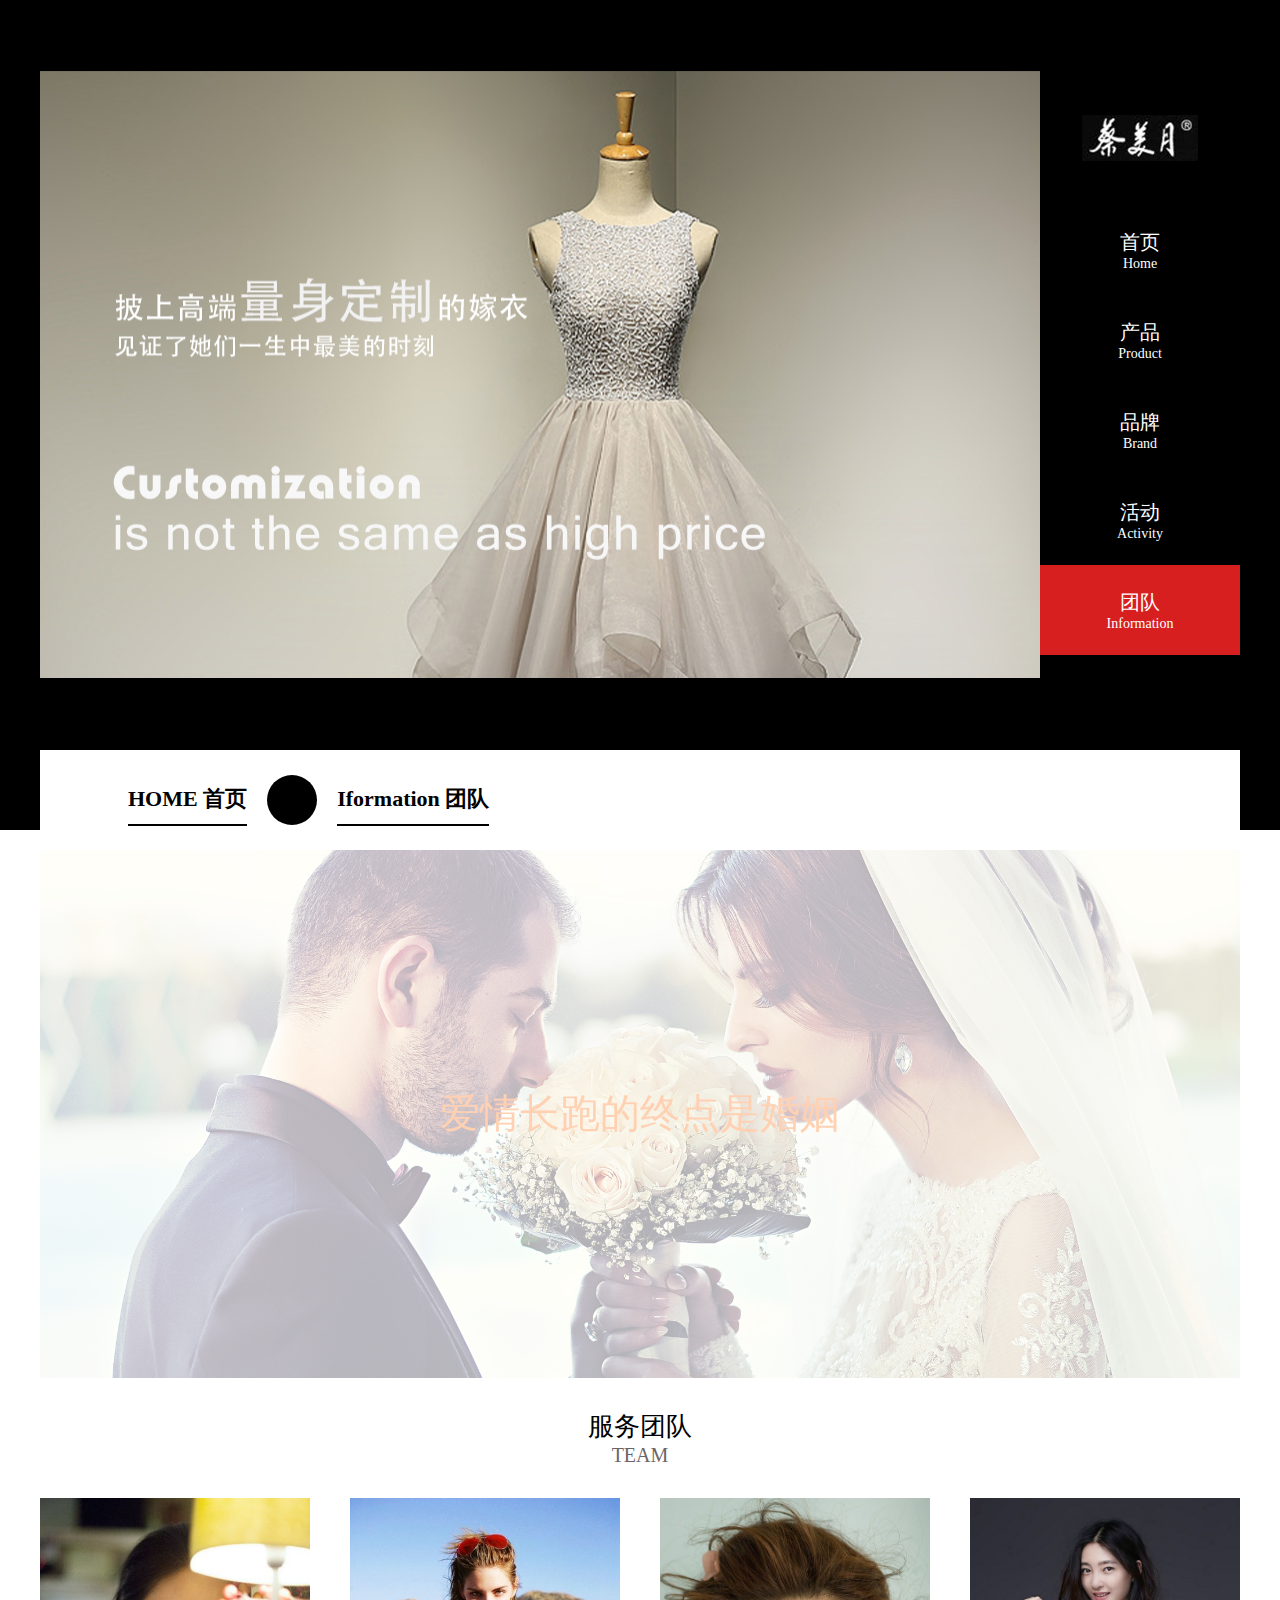
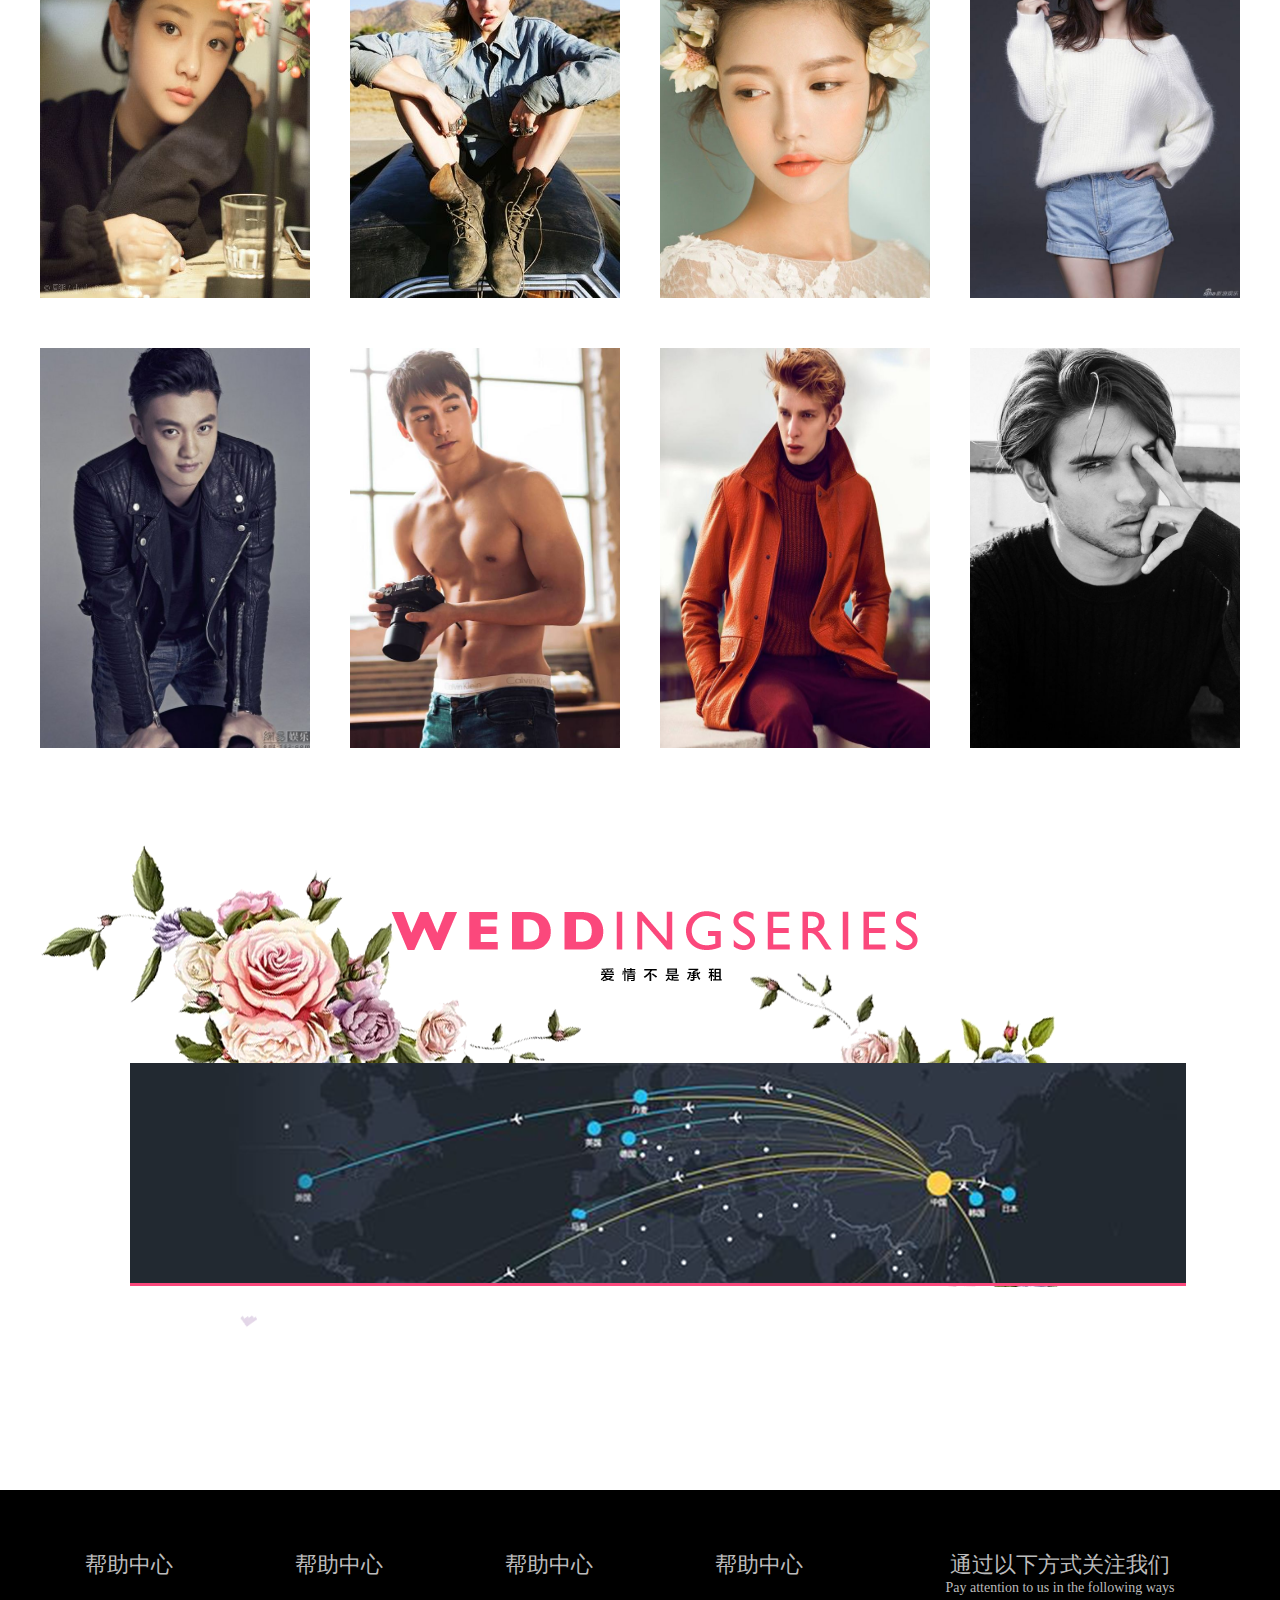
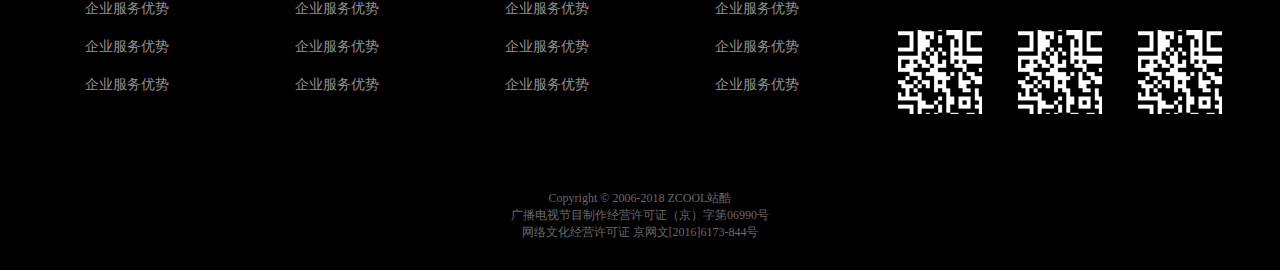
<file: html/zixun.html>
<!doctype html>
<html lang="en">
<head>
    <meta charset="UTF-8">
    <meta name="viewport"
          content="width=device-width, user-scalable=no, initial-scale=1.0, maximum-scale=1.0, minimum-scale=1.0">
    <meta http-equiv="X-UA-Compatible" content="ie=edge">

    <title>团队</title>
    <link rel="stylesheet" href="http://at.alicdn.com/t/font_652264_opn5ak6h0pet57b9.css">
    <link rel="stylesheet" href="http://at.alicdn.com/t/font_649033_39jmzmya4lk57b9.css">
    <script src="../js/rem1.js"></script>
    <script src="../js/zixun.js"></script>
    <script src="../js/jquery-3.3.1.js"></script>
    <link rel="stylesheet" href="../css/zixun.css">
</head>
<body>
<header>
    <div class="in">
        <div class="left">
            <div class="lunbo"><img src="../img/product/lunbo1.png" alt=""></div>
            <div class="lunbo"><img src="../img/product/lunbo2.png" alt=""></div>
            <div class="lunbo"><img src="../img/product/lunbo3.png" alt=""></div>
            <div class="lunbo"><img src="../img/product/lunbo4.png" alt=""></div>
        </div>
        <div class="right">
            <div class="logo"></div>
            <div class="box">

                <a href="index.html" >
                    <h1>首页</h1>
                    <p>Home</p>
                </a>
                <a href="product.html">
                    <h1>产品</h1>
                    <p>Product</p>
                </a>
                <a href="brand.html">
                    <h1>品牌</h1>
                    <p>Brand</p>
                </a>
                <a href="active.html" >
                    <h1>活动</h1>
                    <p>Activity</p>
                </a>
                <a href="zixun.html" class="ok">
                    <h1>团队</h1>
                    <p>Information</p>
                </a>
            </div>
        </div>
    </div>

</header>
<!-- 导航列表 -->
<div class="nav">
    <div><a href="index.html">HOME 首页</a></div>
    <i class="iconfont icon-youshuangjiantou"></i>
    <div><a href="zixun.html">Iformation 团队</a></div>
</div>
<!-- 导航列表结束 -->


<section class="min">
    <div class="picture">爱情长跑的终点是婚姻</div>
    <div class="team">
        <h1>服务团队</h1>
        <p><i class="iconfont icon-line"></i> TEAM <i class="iconfont icon-line"></i></p>
    </div>
    <ul class="pepo">
        <li><a href="">
                <div class="geLi"></div>
                <img src="../img/1.jpg" alt="">
                <div class="mask">
                    <h1>某某</h1>
                    <p>化妆师</p>
                </div>
            </a>
        </li>
        <li>
            <a href="">
                <div class="geLi"></div>
                <img src="../img/2.jpg" alt="">
                <div class="mask">
                    <h1>某某</h1>
                    <p>化妆师</p>
                </div>
            </a>
        </li>
        <li>
            <a href="">
                <div class="geLi"></div>
                <img src="../img/3.jpg" alt="">
                <div class="mask">
                    <h1>某某</h1>
                    <p>化妆师</p>
                </div>
            </a>
        </li>
        <li>
            <a href="">
                <div class="geLi"></div>
                <img src="../img/4.jpg" alt="">
                <div class="mask">
                    <h1>某某</h1>
                    <p>化妆师</p>
                </div>
            </a>
        </li>
        <li>
            <a href="">
                <div class="geLi"></div>
                <img src="../img/5.jpg" alt="">
                <div class="mask">
                    <h1>某某</h1>
                    <p>摄影师</p>
                </div>
            </a>
        </li>
        <li>
            <a href="">
                <div class="geLi"></div>
                <img src="../img/6.jpg" alt="">
                <div class="mask">
                    <h1>某某</h1>
                    <p>摄影师</p>
                </div>
            </a>
        </li>
        <li>
            <a href="">
                <div class="geLi"></div>
                <img src="../img/7.jpg" alt="">
                <div class="mask">
                    <h1>某某</h1>
                    <p>摄影师</p>
                </div>
            </a>
        </li>
        <li>
            <a href="">
                <div class="geLi"></div>
                <img src="../img/8.jpg" alt="">
                <div class="mask">
                    <h1>某某</h1>
                    <p>摄影师</p>
                </div>
            </a>
        </li>

    </ul>
    <div class="tu"><img src="../img/product/hua.png" alt=""></div>
</section>
<section class="tap">

    <div class="min">
        <div class="top">
            <div class="lie">
                <ul>
                    <a href=""><li class="one">帮助中心</li></a>
                    <a href=""><li>企业服务优势</li></a>
                    <a href=""><li>企业服务优势</li></a>
                    <a href=""><li>企业服务优势</li></a>
                </ul>
                <ul>
                    <a href=""><li class="one">帮助中心</li></a>
                    <a href=""><li>企业服务优势</li></a>
                    <a href=""><li>企业服务优势</li></a>
                    <a href=""><li>企业服务优势</li></a>
                </ul>
                <ul>
                    <a href=""><li class="one">帮助中心</li></a>
                    <a href=""><li>企业服务优势</li></a>
                    <a href=""><li>企业服务优势</li></a>
                    <a href=""><li>企业服务优势</li></a>
                </ul>
                <ul>
                    <a href=""><li class="one">帮助中心</li></a>
                    <a href=""><li>企业服务优势</li></a>
                    <a href=""><li>企业服务优势</li></a>
                    <a href=""><li>企业服务优势</li></a>
                </ul>
            </div>

            <div class="adress">
                <div class="way">
                    <h1>通过以下方式关注我们</h1>
                    <p>Pay attention to us in the following ways</p>
                </div>
                <div class="ma">
                    <img src="../img/erweima.png" alt="">
                    <img src="../img/erweima.png" alt="">
                    <img src="../img/erweima.png" alt="">
                </div>
            </div>
        </div>
        <div class="bm">
            <p>Copyright © 2006-2018 ZCOOL站酷<br>
                广播电视节目制作经营许可证（京）字第06990号<br>
                网络文化经营许可证 京网文[2016]6173-844号
            </p>
        </div>
    </div>
</section>
</body>
</html>
</file>
<file: css/index.css>
/*
* @Author: Administrator
* @Date:   2018-05-03 13:34:01
* @Last Modified by:   Administrator
* @Last Modified time: 2018-05-26 14:33:44
*/
*{
    margin: 0;
    padding: 0;
    list-style: none;
    font-weight: normal;
    font-family: 苹方;
	border: none;
	outline: none;
}
a{
    text-decoration: none;
    color: black;
}
header{
	width: 100%;
	height: 7.2rem;
	background: #000;

}
header .min{
	width: 12rem;
	height: 7.2rem;
	margin: 0 auto;
	display: flex;
	overflow: hidden;
	justify-content: space-between;
}
header .min .left{
	width: 10rem;
	height: 6.08rem;
	margin-top: 0.7rem;
	position: relative;
	overflow: hidden;
}
header .min .left .lunbo{
	width: 10rem;
	height: 6.08rem;
	position: absolute;
	left:10rem;
	top:0;
}
header .min .left .lb1{
	width: 10rem;
	height: 6.08rem;
	position: absolute;
	left:0;
	top:0;
}
header .min .left .btn{
	width:1.6rem;
	height:0.3rem;
	position: absolute;
	left:50%;
	bottom:0.1rem;
	margin-left: -0.6rem;
	display: flex;
	justify-content: space-around;
}

header .min .left .btn li{
	width:0.2rem;
	height:0.2rem;
	box-sizing: border-box;
	border-radius: 50%;
	border:0.02rem solid #fff;
}

header .min .left .btn .hot{
	background: #fff;
}
header .min .left .btn li:hover{
	background: #fff;
}
/*header .min .left .lbtn{*/
	/*background: rgba(0,0,0,0.5);*/
	/*width:1rem;*/
	/*height:3rem;*/
	/*color: #fff;*/
/*}*/
header .min .left .rbtn,
header .min .left .lbtn
{
	background: rgba(0,0,0,0.2);
	width:0.5rem;
	height:0.5rem;
	border-radius: 50%;
	position: absolute;
	top:0;
	bottom:0;
	margin: auto;
	text-align: center;
	line-height: 0.5rem;
	color: #fff;
	display:none;
}
header .min .left .lbtn{
	right: 0;
}
header .min .left i{
	display: block;
	text-align: center;
	line-height: 0.5rem;
	margin: auto;
}
header .min .left:hover .lbtn{
	display: block;
}
header .min .left:hover .rbtn{
	display: block;
}
header .min img{
	width: 10rem;
	height: 6.08rem;

}
header .min .right{
	width: 2rem;
	height: 6.08rem;
	margin-top: 0.7rem;
}
 header .min .right .box{
	width: 2rem;
	height: 100%;
}
header .min .right .box a{
	/*display: block;*/
	width: 2rem;
	height: 0.9rem;
	display: flex;
	flex-direction: column;
	align-items: center;
	justify-content: center;
}
header .min .right .logo{
	width: 2rem;
	height: 1.35rem;
	background-image: url('../img/logo.png');
	background-position: center;
	background-repeat: no-repeat;
}
header .min .right .box .ok{
	background: #D71F1F;
}
header .min .right .box a:hover{
	background: #D71F1F;
}
header a h1{
	font-size: 0.20rem;
	color: #fff;
}
header a p{
	font-size: 0.14rem;
	color: #fff;
} 

/* <!-- 产品展示开始 --> */
.min{
	width: 12rem;
	margin:0 auto;
}
.min .product{
	width: 12rem;
	height: auto;
	/*margin: 1.4rem auto 0 auto;*/
}
/* 产品欣赏标题样式设置开始 */
.min .product .box1{
	width: 12rem;
	height:1.52rem;
	display: flex;
	flex-direction: column;
	align-items: center;
	justify-content: center;
}
.min .product .box1 h1{
	font-size: 0.26rem;
	color: #f73c52;
}
.min .product .box1 p{
	font-size: 0.14rem;
	color: #000;
}
.min .product .box1 i{
	font-size: 0.2rem;
	color: #cdcdcd;
}
.min .product .box1 i.left{
	margin-right: 0.15rem;
}
.min .product .box1 i.right{
	margin-left: 0.15rem;
}

/* 产品欣赏标题样式设置结束 */

/* 设置四个盒子的统一样式开始*/
.min .product .box{
	width: 12rem;
	height: 4.24rem;
	display: flex;
	align-items: center;
}


/* 设置四个盒子的统一样式结束 */

/* box2是设置嫁衣和礼服的样式 开始 */
.min .product .box2 .left{
	width: 3.76rem;
	height:3.14rem ;
	padding-left: 0.6rem;
	box-sizing: border-box;
	display: flex;
	flex-direction: column;
	justify-content: space-around;
}
/*点击侧滑*/
.min .product .boxx{
	position: relative;
}
.min .product .bt{
	width:1rem;
	height: 0.3rem;
	position: absolute;
	top:0.2rem;
	right: 0;
	display: flex;
}
.min .product .bt button{
	width:0.5rem;
	height: 0.3rem;
	background:#F8586B;
	border:0.01rem solid #fff;
	box-sizing: border-box;
}
.min .product .box2 .right{
	width: 8.24rem;
	height:3.14rem ;
	overflow: hidden;
}
.min .product .box2 .right .tu{
	display: flex;
	width:41.2rem;
	height: 3.14rem;
	transition: all ease 1s;
}
.min .product .box2 .right .tu li{
	width: 8.24rem;
	height:3.14rem ;
}
.min .product .box2 .heng0{
	width: 0.5rem;
	height: 0.06rem;
	background: #000;
	position: absolute;
	top: 0.92rem;
	left: 0;
}
.min .product .box2 .left .one h1{
	font-size: 0.36rem;
	color: #000;
}
.min .product .box2 .left .one p{
	font-size: 0.18rem;
	color: #000;
}
.min .product .box2 .left .two p{
	font-size:0.14rem; 
}
.min .product .box2 .left .three{
	width: 1.22rem;
	height: 0.4rem;
	text-align: center;
	line-height: 0.4rem;
	font-size:0.18rem;
	border: 0.02rem solid #707070; 
}
/* box2是设置嫁衣和礼服的样式 结束 */

/* box3是设置婚纱和伴娘服的样式 开始 */
.min .product .box3 .left{
	width: 8.24rem;
	height:3.14rem ;
}

.min .product .box3 .right{
	width: 3.76rem;
	height:3.14rem;
	padding-right: 0.6rem;
	box-sizing: border-box;
}
/* box3是设置婚纱和伴娘服的右边字体样式 */
.min .product .box3 .right .one{
	margin-top: 0.15rem;
	float: right;
}

.min .product .box3 .right .one h1{
	float: right;
	font-size: 0.36rem;
	color: #000;
}
.min .product .box3 .right .one p{
	font-size: 0.18rem;
	color: #000;
}
.min .product .box3 .right .two{
	float: right;
	text-align: right;
	margin-top: 0.15rem;
}
.min .product .box3 .right .two p{
	font-size:0.14rem; 
}
.min .product .box3 .right .three{
	margin-top: 0.3rem;
	float: right;
	width: 1.22rem;
	height: 0.4rem;
	text-align: center;
	line-height: 0.4rem;
	font-size:0.18rem;
	border: 0.02rem solid #707070; 
}
/* box3是设置婚纱和伴娘服的右边字体样式 */

/* boxx是嫁衣的样式，用来横线定位的开始 */
.min .product .boxx{
	position: relative;
}

.min .product .boxx .right{
	width: 8.24rem;
	height:3.14rem ;
}

/* boxx是嫁衣的样式，用来横线定位的结束 */

/* boxx1是礼服的样式，用来横线定位的开始 */
.min .product .boxx1{
	position: relative;
}
.min .product .boxx1 .right{
	width: 8.24rem;
	height:3.14rem ;
}
.min .product .boxx1 .heng2{
	width: 0.5rem;
	height: 0.06rem;
	background: #000;
	position: absolute;
	top: 0.92rem;
	left: 0;
}
/* boxx1是礼服的样式，用来横线定位的结束 */

/* boxx3是婚纱的样式，用来横线定位的开始 */
.min .product .boxx3{
	position: relative;
}
.min .product .boxx3 .left{
	width: 8.24rem;
	height:3.14rem;
	overflow: hidden;
}
.min .product .boxx3 .heng1{
	width: 0.5rem;
	height: 0.06rem;
	background: #000;
	position: absolute;
	top: 0.92rem;
	right: 0;
}
/* boxx3是婚纱的样式，用来横线定位的结束 */

/* boxx4是伴娘服的样式，用来横线定位的开始 */
.min .product .boxx4{
	position: relative;
}
.min .product .boxx4 .left{
	width: 8.24rem;
	height:3.14rem ;
	overflow: hidden;
}
.min .product .boxx4 .heng3{
	width: 0.5rem;
	height: 0.06rem;
	background: #000;
	position: absolute;
	top: 0.92rem;
	right: 0;
}
/* boxx4是伴娘服的样式，用来横线定位的结束 */

/* 设置MORE鼠标移入的效果和图片放大 */
.min .product img{
	transition: all 1s;
}
.min .product .three:hover{
	background: #F8586B;
}
.min .product .boxx1 .right img:hover{
	transform: scale(1.2, 1.2);
	transition: all 1s;
}
.min .product .box3 .left img:hover{
	transform: scale(1.2, 1.2);
	transition: all 1s;
}
.min .product .box:hover .heng{
	background: #F8586B;
}
/* 设置MORE鼠标移入的效果和图片放大 */
 .more:hover{
	background: #F8586B;
}
/* <!-- 产品展示结束 --> */
/* 品牌故事开始 */
.min .story{
	margin-top: 1.16rem;
	width: 12rem;
	height: 10.62rem;
	display: flex;
	flex-wrap: wrap;
	position: relative;
}
/* 品牌故事字体样式的设置 */
.min .story .box1{
	width: 12rem;
	height: 1.88rem;
	display: flex;
	flex-direction: column;
	align-items: center;
	justify-content: center;
}
.min .story .box1 h1{
	font-size: 0.26rem;
	color: #f73c52;
}
.min .story .box1 p{
	font-size: 0.14rem;
	color: #000;
}
.min .story .box1 i{
	font-size: 0.2rem;
	color: #cdcdcd;
}
.min .story .box1 i.left{
	margin-right: 0.15rem;
}
.min .story .box1 i.right{
	margin-left: 0.15rem;
}

/* 品牌故事字体样式的设置 结束*/
.min .story .box2{
	width: 4.6rem;
	height: 4.7rem;
	background-image: url('../img/ciameiyue.png');
	background-size: cover;
}
.min .story .box2:hover{
	transform: translate(0, 0.05rem);
	box-shadow: 0 0 0.3rem 0.15rem rgba(255, 0, 0, 0.1);
	transition: all 1s;
}
.min .story .box3{
	width: 4.2rem;
	height: 5.1rem;
	color: black;
	display: flex;
	flex-direction: column;
	justify-content: space-around;
	padding: 0.5rem;
	box-sizing: border-box;
}
.min .story .box3 .name{
	font-size: 0.36rem;
	font-weight: bold;
}
.min .story .box3:hover p{
	color: #f73c52;
	font-weight: bold;
}
.min .story .box3 .say{
	font-size: 0.14rem;
	color: #000;
}
.min .story .box3 .ying{
	font-size: 0.12rem;
	color: #7b7979;
}
.min .story .box3 .jiang{
	font-size: 0.14rem;
	color: #000;
}

.min .story .box4{
	width: 3.2rem;
	height: 8.74rem;
	overflow: hidden;
}
.min .story .box4 img{
	width: 3.2rem;
	height: 8.74rem;
}
.min .story .box4:hover img{
	transform: scale(1.2, 1.2);
	transition: all 1s;
}
.min .story .box5{
	width: 8.58rem;
	height: 1.95rem;
	position: absolute;
	left: 0;
	bottom: 0;
	display: flex;
	justify-content: space-between;
}

.min .story .box5 .bo{
	width: 1.95rem;
	height: 1.95rem;
	overflow: hidden;
}

.min .story .box5 .bo img{
	width: 1.95rem;
	height: 1.95rem;
}
.min .story .box5 img:hover{
	transform: scale(1.2, 1.2);
	transition: all 1s;
}
/* 品牌故事结束 */
div.beijing{
	width: 100%;
	height: 3.8rem;
	background: black;
	margin-top: -2.9rem;
	background-image: url('../img/dichen.png');
	background-size:100% 100%; 
}
div.more{
	width: 2.26rem;
	height: 0.74rem;
	border: 0.03rem solid #707070;
	margin: 0.5rem auto;
	font-size: 0.3rem;
	color: #4a4848;
	text-align: center;
	line-height: 0.74rem;
}
/* 官方活动开始 */
.min .active{
	width: 12rem;
	height: 14.6rem;
}
.min .active .top{
	width: 12rem;
	height: 1.2rem;
	display: flex;
	flex-direction: column;
	align-items: center;
	justify-content: center;
}
.min .active .top h1{
	font-size: 0.26rem;
	color: #f73c52;
}
.min .active .top p{
	font-size: 0.14rem;
	color: #000;
}

.min .active .top i{
	font-size: 0.2rem;
	color: #cdcdcd;
}
.min .active .top i.left{
	margin-right: 0.15rem;
}
.min .active .top i.right{
	margin-left: 0.15rem;
} 
.min .active .bottom{
	width: 12rem;
	height: 13.40rem;
	display: flex;
	flex-wrap: wrap;
}
.min .active .bottom .box{
	width: 3.57rem;
	height: 6.7rem;
	margin-right: 0.64rem;
}
.min .active .bottom .box:nth-child(3),
.min .active .bottom .box:nth-child(6){
	margin-right: 0;
}
.min .active .bottom .box .picture{
	width: 3.57rem;
	height: 4.76rem;
	overflow: hidden;
}
.min .active .bottom .box .text{
	width: 3.57rem;
	height: 1.94rem;
	background: #fff;

}
.min .active .bottom .box .text .shang{
	display: flex;
	justify-content: space-between;
	align-items: center;
	margin-top: 0.28rem;
}
.min .active .bottom .box .text .xia{
	margin-top: 0.14rem;
}
.min .active .bottom .box .text h1{
	font-size: 0.18rem;
	color: #000;
}

.min .active .bottom .box .text p{
	font-size: 0.14rem;
	color: #9d9999;
}
.min .active .bottom .box img:hover{
	transform: scale(1.2, 1.2);
	transition: all 1s;
}
.min .active .bottom .box .text:hover .xia{
	color: #f73c52;
}
/* 官方活动结束 */


.tap{
	width: 100%;
	height: 3.8rem;
	background: #000;
	position: relative;
}

.tap .min .top{
	height: 3rem;
	width: 12rem;
	overflow: hidden;
	display: flex;

}
.tap .min .top .lie{
	height: 3rem;
	width: 8.4rem;
	display: flex;
	justify-content: space-around;
	align-items: center;
}
.tap .min .top .lie ul{
	width: 1.2rem;
	height: 3rem;
	margin: 0;
}
.tap .min .top .lie ul .one {
	font-size: 0.22rem;
	color: #bbbbbb;
	margin-top: 0.6rem;
	margin-bottom: 0.1rem;
}

.tap .min .top .lie ul a li{
	font-size: 0.14rem;
	color: #929292;
	margin-top: 0.2rem;
}
.tap .min .top .adress{
	height: 3.3rem;
	width: 3.6rem;
}
.tap .min .top .adress .way{
	display: flex;
	flex-direction: column;
	justify-content: center;
	text-align: center;
}
.tap .min .top .adress .way h1{
	font-size: 0.22rem;
	color: #bbbbbb;
	margin-top: 0.6rem;
}
.tap .min .top .adress .way p{
	font-size: 0.14rem;
	color: #bbbbbb;
}
.tap .min .top .adress .ma{
	margin-top: 0.34rem;
	display: flex;
	justify-content: space-around;
	align-items: center;
}
.tap .min .bottom{
	height: 0.8rem;
}
.tap .min .bottom p{
	font-size: 0.12rem;
	color: #696969;
	text-align: center;
}
.tap .min .top .lie ul a:hover li{
	color: #fff;
}
</file>
<file: css/active.css>
/*
* @Author: Administrator
* @Date:   2018-05-07 22:22:28
* @Last Modified by:   Administrator
* @Last Modified time: 2018-05-08 00:26:30
*/
*{
    margin: 0;
    padding: 0;
    list-style: none;
    font-weight: normal;
    font-family: 苹方;
    text-decoration: none;
    color: black;
}

header{
	width: 100%;
	height: 8.3rem;
	background: #000;
	overflow: hidden;
	display: flex;
	justify-content: space-between;
}
header .in{
	width: 12rem;
	height: 7.2rem;
	margin: 0 auto;
	display: flex;
}
header .in .left{
	width: 10rem;
	height: 6.08rem;
	margin-top: 0.7rem;
	position: relative;
	overflow: hidden;
}
header .in .left .lunbo{
	width: 10rem;
	height: 6.08rem;
	position: absolute;
	top: 0;
	right: 0;
	transition: all 0.5s;
}

header .in img{
	width: 10rem;
	height: 6.08rem;
}
header .in .right{
	width: 2rem;
	height: 6.08rem;
	margin-top: 0.7rem;
	/* margin-left: 0.34rem; */
}
 header .in .right .box{
	width: 2rem;
	height: 100%;
}
header .in .right .box a{

	width: 2rem;
	height: 0.9rem;
	display: flex;
	flex-direction: column;
	align-items: center;
	justify-content: center;
}
header .in .right .logo{
	width: 2rem;
	height: 1.35rem;
	background-image: url('../img/logo.png');
	background-position: center;
	background-repeat: no-repeat;
}
header .in .right .box .ok{
	background: #D71F1F;
}
header .in .right .box a:hover{
	background: #D71F1F;
}
header a h1{
	font-size: 0.20rem;
	color: #fff;
}
header a p{
	font-size: 0.14rem;
	color: #fff;
}
/* 导航列表 */
 .nav{
	width: 12rem;
	height: 1rem;
	margin: -0.8rem auto 0 auto;
	background: #fff;
	display: flex;
	padding-left: 0.88rem;
	box-sizing: border-box;
	align-items: center;
	position: relative;
} 
.nav a{
	display: block;
	height: 0.5rem;
	font-size: 0.22rem;
	font-weight: bold;
	color: #000;
	border-bottom: 0.02rem solid #000;
	text-align: center;
	line-height: 0.5rem;
}

.nav i{
	width: 0.5rem;
	height: 0.5rem;
	text-align: center;
	line-height: 0.5rem;
	font-size: 0.18rem;
	color: #fff;
	border-radius: 50%;
	background: #000;
	float: left;
	margin: 0 0.2rem;
}
/* 导航列表结束 */
.min{
	width: 12rem;
	height: auto;
	margin: 0 auto;
	box-shadow: 0rem 0.2rem 0.3rem 0.1rem rgba(0, 0, 0,0.1);
	
}
.min .one{
	height: 3.02rem;
	width: 12rem;
	background-image: url('../img/active/biaoti.png');
}
.min .mi{
	width: 10.24rem;
	height: auto;
	margin: 0 auto;
}
.min .mi .text{
	width: 10.24rem;
	height: 14rem;
	margin: 0 auto;
	position: relative;
}
.min .mi .text .txt{
	width: 10.24rem;
	height: auto;
	background: #fff;
	margin: 0 auto;
	position: absolute;
	left: 0;
	top: 0;
}
.min .mi .text .two{
	height: 3rem;
	width: 100%;
	transition: all 1s;
}
.min .mi .text .two:hover p{
	color: #B63030;
	font-weight: bold;
	/*transform: scale(1.1);*/
}
.min .two p:nth-child(1){
	font-size: 0.36rem;
	text-align: center;
	color: #000;
	margin-top: 0.86rem;
}
.min .two p:nth-child(2){
	font-size: 0.24rem;
	text-align: center;
	color: #743232;
}
.min .two p:nth-child(3){
	font-size: 0.3rem;
	text-align: center;
	color: #777676;
}
.min .two p:nth-child(4){
	font-size: 0.24rem;
	text-align: center;
	color: #504e4e;
	margin-top: 0.3rem;
}

.min .mi .text .three{
	width: 10.24rem;
	height:3rem;
	overflow: hidden;
}
.min .mi .three .shang{
	display: flex;
	align-items: center;
	justify-content: center;
	margin-top: 0.1rem;
	font-size: 0.24rem;
}
.min .mi .three .shang .box1{
	background: black;
	width: 0.13rem;
	height: 0.13rem;
	margin-left: 0.6rem;
	
}
.min .mi .three .shang .box2{
	font-size: 0.24rem;
	color: #000;
}
.min .mi .three .shang .box3{
	font-size: 0.24rem;
	color:#9e9999;
}
.min .mi .three .xia .biao{
	display: flex;
	align-items: center;
	justify-content: center;
	font-size: 0.24rem;
	margin-top: 0.5rem;
}
.min .mi .three .xia .box1{
	background: black;
	width: 0.13rem;
	height: 0.13rem;
	margin-left: 0.6rem;
	
}
.min .mi .three .xia .box2{
	font-size: 0.24rem;
	color: #000;
}
.min .mi .three .xia .box3{
	font-size: 0.24rem;
	color:#9e9999;
}
.min .mi .three .xia p{
	font-size: 0.14rem;
	text-align: center;
	color: #9e9999;
	margin-top: 0.2rem;
}
.min .mi .picture{
	width: 100%;
	height: 3.06rem;
	background-image: url('../img/active/picture.png');
	background-size: 100% 100%;
}
.min .mi .xia .biao{
	display: flex;
	align-items: center;
	justify-content: center;
	font-size: 0.24rem;
	margin-top: 0.5rem;
}
.min .mi .xia .box1{
	background: black;
	width: 0.13rem;
	height: 0.13rem;
	margin-left: 0.6rem;
	
}
.min .mi .xia .box2{
	font-size: 0.24rem;
	color: #000;
}
.min .mi .xia .box3{
	font-size: 0.24rem;
	color:#9e9999;
}
.min .mi .xia p{
	font-size: 0.14rem;
	text-align: center;
	color: #9e9999;
	margin-top: 0.2rem;
}
.min .mi .four p{
	font-size: 0.14rem;
	text-align: center;
	color: #9e9999;
	margin-top: 0.2rem;
}
.min .mi .but{
	width:100% ;
	height: 0.72rem;
	justify-content: space-around;
	margin-top: 0.5rem;
	display: flex;
	align-items: center;
	background: #773507;
}
.min .mi .but .left{
	color: #fff;
	font-size: 0.3rem;
}
.min .mi .but .right{
	color: #fff;
	font-size: 0.3rem;
}
.min .mi .but i{
	color: #fff;
	font-size: 0.3rem;
}
.min .mi .but .left:hover{
	color: #B63030;
}
.min .mi .but .right:hover{
	color: #B63030;
}
.min .saytu{
	width: 100%;
	height: 1.26rem;
	background-image: url('../img/active/ping.png');

}
.min .say{
	display: flex;
	flex-direction: column;
	justify-content: center;
	align-items: flex-end;
}
.min .say .box{
	width: 9.82rem;
	height: 1.18rem;
	background: #f5f1f1;
	margin-top: 0.2rem;
	display: flex;
	flex-direction: column;
	justify-content: center;
	position: relative;
}
.min .say .box .box1{
	margin-top: 0.3rem;
}
.min .say .box .top{
	display: flex;
	align-items: center;

}
.min .say .box .top h1{
	font-size: 0.24rem;
	color: #773a3a;
	margin-right: 0.2rem;
}
.min .say .box .top p{
	font-size: 0.2rem;
	color: #6d6a6a;
	margin-right: 0.2rem;
}
.min .say .box i {
	font-size: 0.24rem;
	color: #c8c5c5;
	margin-left: 0.8rem;
	margin-right: 0.2rem;
}
.min .say .box .bottom p{
	font-size: 0.14rem;
	color: #c8c5c5;
	margin-left: 0.8rem;
}
.min .say .box .tou{
	width: 0.94rem;
	height: 0.94rem;
	background-image: url('../img/active/toux.png');
	background-size: 100% 100%;
	position: absolute;
	left:-0.4rem;
	top: -0.2rem; 
}
.min .say .butt{
	width: 3.04rem;
	height: 0.3rem;
	display: flex;
	margin: 0.48rem auto 0.48rem auto;
	justify-content: center;
}
.min .say .butt .on{
	width: 0.3rem;
	height: 0.3rem;
	background: #000;
	border-radius: 50%;
	text-align: center;
	color: #fff;
	font-size: 0.14rem;
	line-height: 0.3rem;
	margin-left: 0.2rem;
}
.min .say .butt .onn{
	background: #a9a9a9;
}
.min .liu{
	width: 100%;
	height: 0.97rem;
	background-image: url('../img/active/liuyan.png');
	background-size: 100% 100%;
	margin-top: 0.2rem;
}
.min .message{
	width: 100%;
	height: auto;

}
.min input{
	width: 100%;
	height: 0.5rem;
	background: #fff;
	list-style: none;
	padding: 0.1rem;
	box-sizing: border-box;
	border: 0.01rem solid #55c8ff;
}

.min textarea{
	width: 100%;
	height: 3rem;
	margin-top: 0.1rem;
	background: #fff;
	list-style: none;
	padding: 0.1rem;
	box-sizing: border-box;
	border-collapse:collapse;
	outline: none;
	border: 0.01rem solid #55c8ff;
}
.info{
	text-align: center;
	line-height: 0.3rem;
	font-size: 0.22rem;
	color: #000;
}
.info span{
	color: red;
}
.btn{
	width: 1rem;
	height: 0.3rem;
	outline: none;
	border: none;
	display: block;
	margin:  0.2rem auto;
}
/* tap栏 */
.tu{
	margin: 0.96rem 0;
}

/* tap开始售后 */
.tap{
	width: 100%;
	height: 3.8rem;
	background: #000;
	margin-top: -0.1rem;
	position: relative;
}

.tap .min .top{
	height: 3rem;
	width: 12rem;
	overflow: hidden;
	display: flex;

}
.tap .min .top .lie{
	height: 3rem;
	width: 8.4rem;
	display: flex;
	justify-content: space-around;
	align-items: center;
}
.tap .min .top .lie ul{
	width: 1.2rem;
	height: 3rem;
	margin: 0;
}
.tap .min .top .lie ul .oe {
	font-size: 0.22rem;
	color: #bbbbbb;
	margin-top: 0.6rem;
	margin-bottom: 0.1rem;
}

.tap .min .top .lie ul a li{
	font-size: 0.14rem;
	color: #929292;
	margin-top: 0.2rem;
}
.tap .min .top .adress{
	height: 3.3rem;
	width: 3.6rem;
}
.tap .min .top .adress .way{
	display: flex;
	flex-direction: column;
	justify-content: center;
	text-align: center;
}
.tap .min .top .adress .way h1{
	font-size: 0.22rem;
	color: #bbbbbb;
	margin-top: 0.6rem;
}
.tap .min .top .adress .way p{
	font-size: 0.14rem;
	color: #bbbbbb;
}
.tap .min .top .adress .ma{
	margin-top: 0.34rem;
	display: flex;
	justify-content: space-around;
	align-items: center;
}
.tap .min .bottom{
	height: 0.8rem;
}
.tap .min .bottom p{
	font-size: 0.12rem;
	color: #696969;
	text-align: center;
}
.tap .min .top .lie ul a:hover li{
	color: #fff;
}
</file>
<file: css/brand.css>
/*
* @Author: Administrator
* @Date:   2018-05-06 00:20:23
* @Last Modified by:   Administrator
* @Last Modified time: 2018-05-07 00:47:02
*/
*{
    margin: 0;
    padding: 0;
    list-style: none;
    font-weight: normal;
    font-family: 苹方;
    text-decoration: none;
    color: black;
}

header{
	width: 100%;
	height: 8.3rem;
	background: #000;
	overflow: hidden;
	display: flex;
	justify-content: space-between;
}
header .in{
	width: 12rem;
	height: 7.2rem;
	margin: 0 auto;
	display: flex;
}
header .in .left{
	width: 10rem;
	height: 6.08rem;
	margin-top: 0.7rem;
	position: relative;
	overflow: hidden;
}
header .in .left .lunbo{
	width: 10rem;
	height: 6.08rem;
}
header .in .left .lunbo1{

	position: absolute;
	top: 0;
	right: -10rem;
}
header .in img{
	width: 10rem;
	height: 6.08rem;
}
header .in .right{
	width: 2rem;
	height: 6.08rem;
	margin-top: 0.7rem;
	/* margin-left: 0.34rem; */
}
 header .in .right .box{
	width: 2rem;
	height: 100%;
}
header .in .right .box a{
	display: block;
	width: 2rem;
	height: 0.9rem;
	display: flex;
	flex-direction: column;
	align-items: center;
	justify-content: center;
}
header .in .right .logo{
	width: 2rem;
	height: 1.35rem;
	background-image: url('../img/logo.png');
	background-position: center;
	background-repeat: no-repeat;
}
header .in .right .box .ok{
	background: #D71F1F;
}
header .in .right .box a:hover{
	background: #D71F1F;
}
header a h1{
	font-size: 0.20rem;
	color: #fff;
}
header a p{
	font-size: 0.14rem;
	color: #fff;
}
/* 导航列表 */
 .nav{
	width: 12rem;
	height: 1rem;
	margin: -0.8rem auto 0 auto;
	background: #fff;
	display: flex;
	padding-left: 0.88rem;
	box-sizing: border-box;
	align-items: center;
	position: relative;
} 
.nav a{
	display: block;
	height: 0.5rem;
	font-size: 0.22rem;
	font-weight: bold;
	color: #000;
	border-bottom: 0.02rem solid #000;
	text-align: center;
	line-height: 0.5rem;
}

.nav i{
	width: 0.5rem;
	height: 0.5rem;
	text-align: center;
	line-height: 0.5rem;
	font-size: 0.18rem;
	color: #fff;
	border-radius: 50%;
	background: #000;
	float: left;
	margin: 0 0.2rem;
}
/* 导航列表结束 */

.min{
	width: 12rem;
	height: auto;
	margin: 0 auto;
	box-shadow: 0rem 0.2rem 0.3rem 0.1rem rgba(0, 0, 0,0.1);
	
}
.min .on{
	width: 10.24rem;
	height: 5.5rem;
	margin: 0 auto;
	background-image: url('../img/brand/beijing.png');
	background-position: center;
	background-repeat: no-repeat;
}
.min .two{
	width: 10.24rem;
	height: 3.5rem;
	margin: 0 auto;
}
.min .two .box:nth-child(1){
	width: 100%;
	height: 0.72rem;
	background-image: url('../img/brand/two1.png');
}
.min .two .box:nth-child(2),.min .two .box:nth-child(3){
	margin-top: 0.3rem;
	margin-left: 1.05rem;
}
.min .two .box:nth-child(2) h1{
	font-size: 0.18rem;
	color: #000;
}
.min .two .box:nth-child(2) p{
	font-size: 0.14rem;
	color: #959292;
}

.min .two .box:nth-child(3) p{
	font-size: 0.14rem;
	color: #4c4b4b;
}
.min .three{
	width: 10.24rem;
	height: 5.7rem;
	margin: 0 auto;
}
.min .three .box:nth-child(1){
	width: 100%;
	height: 0.72rem;
	background-image: url('../img/brand/two2.png');
}
.min .three .box:nth-child(2),.min .three .box:nth-child(3){
	margin-top: 0.3rem;
	margin-left: 1.05rem;
}
.min .three .box:nth-child(2) h1{
	font-size: 0.18rem;
	color: #000;
}
.min .three .box:nth-child(2) p{
	font-size: 0.14rem;
	color: #959292;
}
.min .three .box:nth-child(2) p i{
	font-size: 0.18rem;
	color: #959292;
}
.min .three .box:nth-child(2) i{
	font-size: 0.18rem;
	color: #000;
}
.min .three .box:nth-child(3) p{
	font-size: 0.14rem;
	color: #4c4b4b;
}
.min .three .enl p{
	font-size: 0.14rem;
	color: #959292;
	margin-top: 0.3rem;
	margin-left: 1.05rem;
}
.min .four{
	width: 10.24rem;
	height: 7rem;
	margin: 0 auto;
	display: flex;
	padding: 0 0.93rem;
	box-sizing: border-box;
	align-items: flex-start;
	justify-content: space-between;
}
.min .four .left{
	width: 4.61rem;
	height: 6.38rem;
}
.min .four .left img{
	width: 4.61rem;
	height: 6.38rem;
}
.min .four .right .top{
	width: 1.58rem;
	height: 1.58rem;
	margin-bottom: 0.42rem;
}
.min .four .right .top img{
	width: 100%;
	height: 100%;
}
.min .four .right .bottom{
	width: 2.96rem;
	height: 4.38rem;
}
.min .five{
	width: 10.24rem;
	height: 8.6rem;
	margin: 0 auto;
}
.min .five .box:nth-child(1){
	width: 100%;
	height: 0.72rem;
	background-image: url('../img/brand/five1.png');
}
.min .five .box:nth-child(2),.min .five .box:nth-child(3){
	margin-top: 0.3rem;
	margin-left: 1.05rem;
}
.min .five .box:nth-child(2) h1{
	font-size: 0.18rem;
	color: #000;
}
.min .five .box:nth-child(2) p{
	font-size: 0.14rem;
	color: #959292;
}
.min .five .box:nth-child(3) p{
	font-size: 0.14rem;
	color: #4c4b4b;
}
.min .five .box:nth-child(4){
	height: 1.36rem;
	width: 100%;
	margin-top: 0.6rem;
	padding: 0 1.3rem;
	box-sizing: border-box;
}
.min .five .box:nth-child(4) .left{
	width: 1.32rem;
	height: 1.32rem;
	border: 0.02rem solid #fab8e1;
	border-radius: 50%;
	background-image: url('../img/brand/mian.png');
	background-size: cover;
	float: left;
}
.min .five .box:nth-child(4) .right{
	width: 6.04rem;
	height: 1.36rem;
	float: left;
}
.min .five .box:nth-child(4) .right p{
	margin-top: 0.32rem;
	margin-left: 0.3rem;
	font-size: 0.14rem;
	color: #000;
}
.min .five .box:nth-child(5){
	height: 1.36rem;
	width: 100%;
	margin-top: 0.6rem;
	padding: 0 1.3rem;
	box-sizing: border-box;
}
.min .five .box:nth-child(5) .right{
	width: 1.32rem;
	height: 1.32rem;
	border: 0.02rem solid #fab8e1;
	border-radius: 50%;
	background-image: url('../img/brand/shushi.png');
	background-size: cover;
	float: left;
}
.min .five .box:nth-child(5) .left{
	width: 6.04rem;
	height: 1.36rem;
	float: left;
}
.min .five .box:nth-child(5) .left p{
	margin-top: 0.32rem;
	margin-right: 0.3rem;
	font-size: 0.14rem;
	color: #000;
}
.min .five .box:nth-child(6){
	height: 1.36rem;
	width: 100%;
	margin-top: 0.6rem;
	padding: 0 1.3rem;
	box-sizing: border-box;
}
.min .five .box:nth-child(6) .left{
	width: 1.32rem;
	height: 1.32rem;
	border: 0.02rem solid #fab8e1;
	border-radius: 50%;
	background-image: url('../img/brand/gongyi.png');
	background-size: cover;
	float: left;
}
.min .five .box:nth-child(6) .right{
	width: 6.04rem;
	height: 1.36rem;
	float: left;
}
.min .five .box:nth-child(6) .right p{
	margin-top: 0.32rem;
	margin-left: 0.3rem;
	font-size: 0.14rem;
	color: #000;
}
/* tap开始售后 */
.tu{
	margin: 0.96rem auto;
}

.tu img{
	display: block;
	margin: 0 auto;
}
.tap{
	width: 100%;
	height: 3.8rem;
	background: #000;
	margin-top: -0.1rem;
	position: relative;
}

.tap .min .top{
	height: 3rem;
	width: 12rem;
	overflow: hidden;
	display: flex;

}
.tap .min .top .lie{
	height: 3rem;
	width: 8.4rem;
	display: flex;
	justify-content: space-around;
	align-items: center;
}
.tap .min .top .lie ul{
	width: 1.2rem;
	height: 3rem;
	margin: 0;
}
.tap .min .top .lie ul .one {
	font-size: 0.22rem;
	color: #bbbbbb;
	margin-top: 0.6rem;
	margin-bottom: 0.1rem;
}

.tap .min .top .lie ul a li{
	font-size: 0.14rem;
	color: #929292;
	margin-top: 0.2rem;
}
.tap .min .top .adress{
	height: 3.3rem;
	width: 3.6rem;
}
.tap .min .top .adress .way{
	display: flex;
	flex-direction: column;
	justify-content: center;
	text-align: center;
}
.tap .min .top .adress .way h1{
	font-size: 0.22rem;
	color: #bbbbbb;
	margin-top: 0.6rem;
}
.tap .min .top .adress .way p{
	font-size: 0.14rem;
	color: #bbbbbb;
}
.tap .min .top .adress .ma{
	margin-top: 0.34rem;
	display: flex;
	justify-content: space-around;
	align-items: center;
}
.tap .min .bottom{
	height: 0.8rem;
}
.tap .min .bottom p{
	font-size: 0.12rem;
	color: #696969;
	text-align: center;
}
.tap .min .top .lie ul a:hover li{
	color: #fff;
}
</file>
<file: css/danpin.css>
*{
    margin: 0;
    padding: 0;
    list-style: none;
    font-weight: normal;
    font-family: 苹方;
    border: none;
    outline: none;
}
a{
    text-decoration: none;
    color: black;
}
header{
    height: 1rem;
    width: 100%;
    background: rgba(0,0,0,0.3);
    opacity: 20%;
    position: absolute;
}

header .anniu {
    width: 0.4rem;
    height: 0.4rem;
    position: absolute;
    top: 50%;
    margin-top: -0.2rem;
    right: 0.2rem;
}
header .anniu i{
    width: 0.4rem;
    height: 0.4rem;
    font-size: 0.4rem;
    color: #000;
    float: left;
    transition: all 1s;
}
/*header .anniu:hover i{*/
    /*transform: rotate(90deg);*/

/*}*/
header .lei{
    width: 6rem;
    height: 1rem;
    position: absolute;
    top: 50%;
    margin-top: -0.5rem;
    right: 0.8rem;
    display: none;
}
header .lei li{
    width: 1rem;
    height: 100%;
    float: left;
    margin-left: 0.1rem;
    font-size: 0.26rem;
    text-align: center;
    line-height: 1rem;
    transition: all 1s;
}
header .lei li a{
    color: #ffffff;
}
header .lei .brand:hover .class li{
    display: block;
}
header .lei .brand .class li{
    width: 1rem;
    height: 0.5rem;
    font-size: 0.26rem;
    text-align: center;
    line-height: 0.5rem;
    border: 0.01rem solid #fdf4f2;
    transition: all 1s;
    display: none;
}
header .lei li .class li:hover{
    background: #55c8ff;
}
.min{
    width: 12rem;
    height: auto;
    margin: 0 auto;
}
.picture{
    width: 100%;
    height: 6rem;
    background-image: url("../img/beijing.jpg");
    background-size: cover;
    background-position: center;
}
.min .dao{
    width: 100%;
    height: 0.5rem;
    background: #D71F1F;
    font-size: 0.22rem;
    line-height: 0.5rem;

}
.min .dao i{
    color: #fff;
}
.min .dao a{
    color: #fff;
    margin-left: 0.1rem;
}
.two{
    width: 100%;
    height: auto;
    display: flex;
    flex-wrap: wrap;
    box-shadow: 0.02rem 0 0.4rem 0.01rem rgba(0, 0, 0, 0.1);
}
.two .datu{
    width: 6rem;
    height: 8rem;
    margin-top: -4rem;
    margin-left: -3rem;
    position: fixed;
    box-shadow: 0 0 0 30rem rgba(0,0,0,0.5);
    left: 50%;
    top: 50%;
    transition: all 3s;
}
.two .datu.hh{
    display: none;
}
.two .datu .btL,.btR{
    width: 0.5rem;
    height: 0.5rem;
    background: rgba(0,0,0,0.5);
    border-radius: 50%;
    position: absolute;
    top: 0;
    bottom: 0;
    margin: auto;
    text-align: center;
    line-height: 0.5rem;
    color: #FFF;
    font-size: 0.26rem;
}
.btR{
    right: 0;
}
.two .datu img{
    width: 100%;
    height: 100%;
    transition: all 1s;
}
.two .box{
    width: 3rem;
    height: 4rem;
    background: #fff;
    overflow: hidden;
}
.two .img{
    width: 3rem;
    height: 4rem;
    background: #fff;
    overflow: hidden;
}
.two .img img{
    width: 100%;
    height: 100%;
}
.two .box .top{
    width: 3rem;
    height: 1.5rem;
    font-size: 0.3rem;
    text-align: center;
    line-height: 1rem;
}
.two .box .bottom{
    width: 3rem;
    height: 1.5rem;
    background: none;
    display: block;
}
.two .box:hover p{
    color: #40C1EA;
    transform: scale(1.2, 1.2);
    transition: all,1s;
}
.two .box:hover h1{
    color: #40C1EA;
}
.two .box i{
    font-size: 0.4rem;
    line-height: 1.5rem;
}
.two .img:hover img{
    transform: scale(1.1, 1.1);
    transition: all 1s;
}

.two .box p{
    /* height: 1rem; */
    text-align: center;
    font-size: 0.22rem;
    color: #000;
    background: none;
    line-height: 0.5rem;
    text-overflow: ellipsis;
    display:-webkit-box;
    -webkit-line-clamp:3;
    -webkit-box-orient:vertical;
    overflow : hidden;
}
.two .box  .bottom h1{
    font-size: 0.16rem;
    color: #464646;
    text-align: center;
}

/* 图了表结束 */
.three{
    width: 100%;
    height: 4rem;
    background: #000;
    margin-top: -1.5rem;
    background-image: url('../img/dichen.png');
    background-size: cover;
}
.four{
    width: 100%;
    height: 0.7rem;
    background: #9a0000;
    font-size: 0.24rem;
    color: #fff;
    display: flex;
    justify-content: space-between;
}
.four p{
    width: 100%;
    height: 0.7rem;
    font-size: 0.3rem;
    line-height: 0.7rem;
    text-align: center;
}
</file>
<file: css/product.css>
/*
* @Author: Administrator
* @Date:   2018-05-04 22:19:59
* @Last Modified by:   Administrator
* @Last Modified time: 2018-05-07 22:36:22
*/
*{
    margin: 0;
    padding: 0;
    list-style: none;
    font-weight: normal;
    font-family: 苹方;
    text-decoration: none;
    color: black;
}

header{
	width: 100%;
	height: 8.3rem;
	background: #000;
	overflow: hidden;
	display: flex;
	justify-content: space-between;
}
header .in{
	width: 12rem;
	height: 7.2rem;
	margin: 0 auto;
	display: flex;
}
header .in .left{
	width: 10rem;
	height: 6.08rem;
	margin-top: 0.7rem;
	position: relative;
	overflow: hidden;
}
header .in .left .lunbo{
	width: 10rem;
	height: 6.08rem;
	position: absolute;
	top: 0;
	right: 0;
	transition: all 1s;
}

header .in img{
	width: 10rem;
	height: 6.08rem;
}
header .in .right{
	width: 2rem;
	height: 6.08rem;
	margin-top: 0.7rem;
	/* margin-left: 0.34rem; */
}
 header .in .right .box{
	width: 2rem;
	height: 100%;
}
header .in .right .box a{
	width: 2rem;
	height: 0.9rem;
	display: flex;
	flex-direction: column;
	align-items: center;
	justify-content: center;
}
header .in .right .logo{
	width: 2rem;
	height: 1.35rem;
	background-image: url('../img/logo.png');
	background-position: center;
	background-repeat: no-repeat;
}
header .in .right .box .ok{
	background: #D71F1F;
}
header .in .right .box a:hover{
	background: #D71F1F;
}
header a h1{
	font-size: 0.20rem;
	color: #fff;
}
header a p{
	font-size: 0.14rem;
	color: #fff;
}
/* 导航列表 */
 .nav{
	width: 12rem;
	height: 1rem;
	margin: -0.8rem auto 0 auto;
	background: #fff;
	display: flex;
	padding-left: 0.88rem;
	box-sizing: border-box;
	align-items: center;
	position: relative;
} 
.nav a{
	display: block;
	height: 0.5rem;
	font-size: 0.22rem;
	font-weight: bold;
	color: #000;
	border-bottom: 0.02rem solid #000;
	text-align: center;
	line-height: 0.5rem;
}

.nav i{
	width: 0.5rem;
	height: 0.5rem;
	text-align: center;
	line-height: 0.5rem;
	font-size: 0.18rem;
	color: #fff;
	border-radius: 50%;
	background: #000;
	float: left;
	margin: 0 0.2rem;
}
/* 导航列表结束 */


.min{
	width: 12rem;
	height: auto;
	margin: 0 auto;
	box-shadow: 0rem 0.2rem 0.3rem 0.1rem rgba(0, 0, 0,0.1);
	
}
.min .show{
	position: relative;
	width: 10.24rem;
	height: 12.64rem;
	margin: 0 auto;
}
.min .show .syi{
	width: 10.24rem;
	height: 12.64rem;
	margin: 0 auto;
	position: absolute;
	left: 0;
	top: 0;
}
.min .product{
	width: 12rem;
	height: 3.78rem;
	background-image: url('../img/product/chanpin.png');
	background-size: cover;
}
.min .yi{
	width:10.24rem;
	height: 3.62rem;
	margin: 0 auto;
	display: flex;
	align-items: flex-end;
}
.min .yi .left{
	width: 5.12rem;
	height: 3.6rem;
	background: red;
	overflow: hidden;
}

.min .syi img:hover{
	transform: scale(1.2, 1.2);
	transition: all 1s;
}
.min .yi .right{
	width: 5.12rem;
	height: 2.7rem;
	background: #eaece7;
	padding-left: 0.38rem;
	box-sizing: border-box;
	display: flex;
	flex-direction: column;
	justify-content: center;

}
.min .yi .right h1{
	font-size: 0.48rem;
	color: #a71223;
}
.min .yi .right p{
	font-size: 0.24rem;
	color: #6f0c17;
}
.min .yi .right .dob{
	display: flex;
	flex-direction: column;
	justify-content: center;
}
.min .yi .right .dob p{
	font-size: 0.14rem;
	color: #6c6c6a;
}
.min .yi .right .dob .ch{
	font-size: 0.18rem;
	color: #000;
}
.min .two{
	width:10.24rem;
	height: 2.7rem;
	background: yellow;
	margin: 0 auto;
	position: relative
	
}
.min .two .left{
	width: 7rem;
	height: 2.7rem;
	position: absolute;
	right: 5.12rem;
	top: 0;
	background-image: url('../img/product/chan22.png');
	display: flex;
	padding-right: 0.38rem;
	box-sizing: border-box;
	flex-direction: column;
	justify-content: center;
	align-items: flex-end;
}
.min .two .right{
	width: 5.12rem;
	height: 2.7rem;
	background: black;
	float: right;
	overflow: hidden;
}
.min .two .left h1{
	font-size: 0.48rem;
	color: #fff;
}
.min .two .left p{
	font-size: 0.24rem;
	color: #fff;
}
.min .two .left .dob{
	display: flex;
	flex-direction: column;
	justify-content: center;
	align-items: flex-end;
}
.min .two .left .dob p{
	font-size: 0.14rem;
	color: #b4b3b3;
}
.min .two .left .dob .ch{
	font-size: 0.18rem;
	color: #fff;
}
.min .three{
	width:10.24rem;
	height: 2.7rem;
	margin: 0 auto;
	display: flex;
}
.min .three .left{
	width: 5.12rem;
	height: 2.7rem;
	overflow: hidden;
}
.min .three .right{
	width: 5.12rem;
	height: 2.7rem;
	padding-left: 0.38rem;
	background: #eaece7;
	box-sizing: border-box;
	display: flex;
	flex-direction: column;
	justify-content: center;
}
.min .three .right h1{
	font-size: 0.48rem;
	color: #a71223;
}
.min .three .right p{
	font-size: 0.24rem;
	color: #6f0c17;
}
.min .three .right .dob{
	display: flex;
	flex-direction: column;
	justify-content: center;
}
.min .three .right .dob p{
	font-size: 0.14rem;
	color: #6c6c6a;
}
.min .three .right .dob .ch{
	font-size: 0.18rem;
	color: #000;
} 
.min .four{
	width:10.24rem;
	height: 3.62rem;
	margin: 0 auto;
	display: flex;
	align-items: flex-start;
}
.min .four .left{
	width: 5.12rem;
	height: 3.6rem;
}

.min .four .left .top{
	width: 5.12rem;
	height: 2.7rem;
	background: #eaece7;
	float: right;
	display: flex;
	padding-right: 0.38rem;
	box-sizing: border-box;
	flex-direction: column;
	justify-content: center;
	align-items: flex-end;
}
.min .four .left .top h1{
	font-size: 0.48rem;
	color: #a71223;
}
.min .four .left .top p{
	font-size: 0.24rem;
	color: #6f0c17;
}
.min .four .left .top .dob{
	display: flex;
	flex-direction: column;
	justify-content: center;
	align-items: flex-end;
}
.min .four .left .top .dob p{
	font-size: 0.14rem;
	color: #6c6c6a;
}
.min .four .left .top .dob .ch{
	font-size: 0.18rem;
	color: #000;
}
.min .bottom{
	width: 3.48rem;
	height: 0.9rem;
	background: #3d060c;
	display: flex;
	justify-content: space-around;
	align-items: center;
	z-index: 888;
	position: absolute;
	right: 5.12rem;
	bottom: 0;
}
.min .bottom .butt{
	width: 0.3rem;
	height: 0.3rem;
	border: 0.01rem solid #fff;
	border-radius: 50%;
	font-size: 0.14rem;
	color: #fff;
	text-align: center;
	line-height: 0.3rem;
}
.min .bottom .but1{
	width: 0.3rem;
	height: 0.3rem;
	border: 0.01rem solid #fff;
	border-radius: 50%;
	font-size: 0.14rem;
	background: #fff;
	color: #000;
	text-align: center;
	line-height: 0.3rem;
}
.min .bottom .jian{
	display: block;
	width: 0.3rem;
	height: 0.3rem;
}
.min .bottom i{
	color: #fff;
	font-size: 0.14rem;
	line-height: 0.3rem;
	float: left;
}
.min .four .right{
	width: 5.12rem;
	height: 3.62rem;
	overflow: hidden;
}
.min .four .right img{
	width: 100%;
	height: 100%;
}
.min .four .right:hover img{
	transform: scale(1.2, 1.2);
	transition: all 1s;
}
/* 产品展示 */
.hot{
	width: 10.24rem;
	height: 2.44rem;
	margin: 0 auto 0 auto;
	background-image: url('../img/product/remen.png');
}
/* 产品展示列表开始 */
.show-product{
	width: 12rem;
	height: 11.40rem;
	margin: 0 auto;
	position: relative;
}
.show-product .show-p{
	width: 12rem;
	height: 11.40rem;
	position: absolute;
	top: 0;
	left:0;
}
.show-product .show-p:nth-child(1){
	z-index: 88;
}
.look{
	width: 12rem;
	height: 11.40rem;
	display: flex;
	flex-wrap: wrap;
	background: #fff;
}
.look .box{
	display: block;
	width: 4rem;
	height: 5.7rem;
	padding: 0.2rem;
	/* border: 0.02rem solid #7f2d00; */
	box-sizing: border-box;

}

.look .box:hover{

	border: 0.02rem solid #7f2d00;
	box-sizing: border-box;
}
.look .box .picture{
	width: 3.6rem;
	height: 4.12rem;
}
.look .box .picture img{
	width: 3.6rem;
	height: 4.12rem;
}
.look .box .text{
	width: 3.5rem;
	height: 1.32rem;
}
.look .box .text .shang{
	display: flex;
	justify-content: space-between;
	align-items: center;
	margin-top: 0.28rem;
}
.look .box .text .xia{
	margin-top: 0.14rem;
}
.look .box .text h1{
	font-size: 0.18rem;
	color: #000;
}

.look .box .text p{
	font-size: 0.14rem;
	color: #9d9999;
}
/* 产品展示列表结束 */
/* 下一页面按钮 */
.next{
	width: 12rem;
	height: 0.3rem;
	margin-top: 0.5rem;
	display: flex;
	justify-content: center;
	align-items: center
}
.next .but{
	width: 0.3rem;
	height: 0.3rem;
	border-radius: 50%;
	border: 0.01rem solid #000;
	color: #000;
	margin:0 0.1rem;
	font-size: 0.14rem;
	text-align: center;
	line-height: 0.3rem;
}
.next .but1{
	background: #000;
	color: #fff;
}
.next .jian{
	width: 0.3rem;
	height: 0.3rem;
}
.next .jian i{
	color: #000;
	font-size: 0.20rem;
	line-height: 0.3rem;
	float: left;
}
/* 下一页面按钮结束 */

.tu{
	margin: 0.96rem 0;
}

/* tap开始售后 */
.tap{
	width: 100%;
	height: 3.8rem;
	background: #000;
	margin-top: -0.1rem;
	position: relative;
}

.tap .min .top{
	height: 3rem;
	width: 12rem;
	overflow: hidden;
	display: flex;

}
.tap .min .top .lie{
	height: 3rem;
	width: 8.4rem;
	display: flex;
	justify-content: space-around;
	align-items: center;
}
.tap .min .top .lie ul{
	width: 1.2rem;
	height: 3rem;
	margin: 0;
}
.tap .min .top .lie ul .one {
	font-size: 0.22rem;
	color: #bbbbbb;
	margin-top: 0.6rem;
	margin-bottom: 0.1rem;
}

.tap .min .top .lie ul a li{
	font-size: 0.14rem;
	color: #929292;
	margin-top: 0.2rem;
}
.tap .min .top .adress{
	height: 3.3rem;
	width: 3.6rem;
}
.tap .min .top .adress .way{
	display: flex;
	flex-direction: column;
	justify-content: center;
	text-align: center;
}
.tap .min .top .adress .way h1{
	font-size: 0.22rem;
	color: #bbbbbb;
	margin-top: 0.6rem;
}
.tap .min .top .adress .way p{
	font-size: 0.14rem;
	color: #bbbbbb;
}
.tap .min .top .adress .ma{
	margin-top: 0.34rem;
	display: flex;
	justify-content: space-around;
	align-items: center;
}
.tap .min .bm{
	height: 0.8rem;
}
.tap .min .bm p{
	font-size: 0.12rem;
	color: #696969;
	text-align: center;
}
.tap .min .top .lie ul a:hover li{
	color: #fff;
}
</file>
<file: css/zixun.css>
*{
    margin: 0;
    padding: 0;
    list-style: none;
    font-weight: normal;
    font-family: 苹方;
    text-decoration: none;
    color: black;
}

header{
    width: 100%;
    height: 8.3rem;
    background: #000;
    overflow: hidden;
    display: flex;
    justify-content: space-between;
}
header .in{
    width: 12rem;
    height: 7.2rem;
    margin: 0 auto;
    display: flex;
}
header .in .left{
    width: 10rem;
    height: 6.08rem;
    margin-top: 0.7rem;
    position: relative;
    overflow: hidden;
}
header .in .left .lunbo{
    width: 10rem;
    height: 6.08rem;
    position: absolute;
    top: 0;
    right: 0;
    transition: all 0.5s;
}

header .in img{
    width: 10rem;
    height: 6.08rem;
}
header .in .right{
    width: 2rem;
    height: 6.08rem;
    margin-top: 0.7rem;
    /* margin-left: 0.34rem; */
}
header .in .right .box{
    width: 2rem;
    height: 100%;
}
header .in .right .box a{
    display: block;
    width: 2rem;
    height: 0.9rem;
    display: flex;
    flex-direction: column;
    align-items: center;
    justify-content: center;
}
header .in .right .logo{
    width: 2rem;
    height: 1.35rem;
    background-image: url('../img/logo.png');
    background-position: center;
    background-repeat: no-repeat;
}
header .in .right .box .ok{
    background: #D71F1F;
}
header .in .right .box a:hover{
    background: #D71F1F;
}
header a h1{
    font-size: 0.20rem;
    color: #fff;
}
header a p{
    font-size: 0.14rem;
    color: #fff;
}
/* 导航列表 */
.nav{
    width: 12rem;
    height: 1rem;
    margin: -0.8rem auto 0 auto;
    background: #fff;
    display: flex;
    padding-left: 0.88rem;
    box-sizing: border-box;
    align-items: center;
    position: relative;
}
.nav a{
    display: block;
    height: 0.5rem;
    font-size: 0.22rem;
    font-weight: bold;
    color: #000;
    border-bottom: 0.02rem solid #000;
    text-align: center;
    line-height: 0.5rem;
}

.nav i{
    width: 0.5rem;
    height: 0.5rem;
    text-align: center;
    line-height: 0.5rem;
    font-size: 0.18rem;
    color: #fff;
    border-radius: 50%;
    background: #000;
    float: left;
    margin: 0 0.2rem;
}
/* 导航列表结束 */
.min{
    width: 12rem;
    height: auto;
    margin: 0 auto;
}
.min .picture {
    width: 100%;
    height: 5.28rem;
    background-image: url('../img/beijing.jpg');
    background-size: cover;
    background-position: center;
    filter: opacity(30%);
    text-align: center;
    line-height: 5.28rem;
    color: #ff6700;
    font-size: 0.4rem;
}
.min .team{
    width: 100%;
    height: 1rem;
    display: flex;
    flex-direction: column;
    justify-content: center;
    align-items: center;
    margin: 0.1rem auto;
}
.min .team p,
.min .team h1{
    font-size: 0.26rem;
    color: #000;
    text-align: center;
}
.min .team p{
    color: #6b6467;
    font-size: 0.2rem;
    display: flex;
    align-items: center;
}
.min .team p i{
    font-size: 0.3rem;
}
.min .pepo{
    width: 100%;
    height: auto;
    display: flex;
    flex-wrap: wrap;
    justify-content: space-between;
}
.min .pepo li{
    width: 2.7rem;
    height: 4rem;
    overflow: hidden;
    position: relative;
}
.min .pepo li:nth-child(8),
.min .pepo li:nth-child(5),
.min .pepo li:nth-child(6),
.min .pepo li:nth-child(7){
    margin-top: 0.5rem;
}
.min .pepo li .geLi{
    width: 2.7rem;
    height: 4rem;
    opacity: 0;
    z-index: 888;
    position: absolute;
}
.min .pepo li .img{
    width: 2.7rem;
    height: 4rem;
    overflow: hidden;
    transition: all 1s;
}

.min .pepo li img{
    width: 2.7rem;
    height: 4rem;
    transition: all 1s;
}
.min .pepo li .mask{
    width: 100%;
    height: 100%;
    background: rgba(0,0,0,0.3);
    text-align: center;
    display: flex;
    flex-direction: column;
    justify-content: center;
    align-items: center;
    position: absolute;
    left: 0;
    top: 4rem;
    /*top: 0;*/
    z-index: 111;
    /*opacity: 0;*/
    transition: all 1s;
}
.mask p{
    color: #ffffff;
    font-size: 0.2rem;
}
.mask h1{
    color: #ffffff;
    font-size: 0.26rem;
}
.min .pepo li:hover .mask{
    top:0;
    transition: all 1s;
}
.min .pepo li:hover img{
    transform: scale(1.5);
    transition: all 1s;
}
.tu{
    margin: 0.96rem 0;
}

/* tap开始售后 */
.tap{
    width: 100%;
    height: 3.8rem;
    background: #000;
    margin-top: -0.1rem;
    position: relative;
}

.tap .min .top{
    height: 3rem;
    width: 12rem;
    overflow: hidden;
    display: flex;

}
.tap .min .top .lie{
    height: 3rem;
    width: 8.4rem;
    display: flex;
    justify-content: space-around;
    align-items: center;
}
.tap .min .top .lie ul{
    width: 1.2rem;
    height: 3rem;
    margin: 0;
}
.tap .min .top .lie ul .one {
    font-size: 0.22rem;
    color: #bbbbbb;
    margin-top: 0.6rem;
    margin-bottom: 0.1rem;
}

.tap .min .top .lie ul a li{
    font-size: 0.14rem;
    color: #929292;
    margin-top: 0.2rem;
}
.tap .min .top .adress{
    height: 3.3rem;
    width: 3.6rem;
}
.tap .min .top .adress .way{
    display: flex;
    flex-direction: column;
    justify-content: center;
    text-align: center;
}
.tap .min .top .adress .way h1{
    font-size: 0.22rem;
    color: #bbbbbb;
    margin-top: 0.6rem;
}
.tap .min .top .adress .way p{
    font-size: 0.14rem;
    color: #bbbbbb;
}
.tap .min .top .adress .ma{
    margin-top: 0.34rem;
    display: flex;
    justify-content: space-around;
    align-items: center;
}
.tap .min .bm{
    height: 0.8rem;
}
.tap .min .bm p{
    font-size: 0.12rem;
    color: #696969;
    text-align: center;
}
.tap .min .top .lie ul a:hover li{
    color: #fff;
}
</file>
